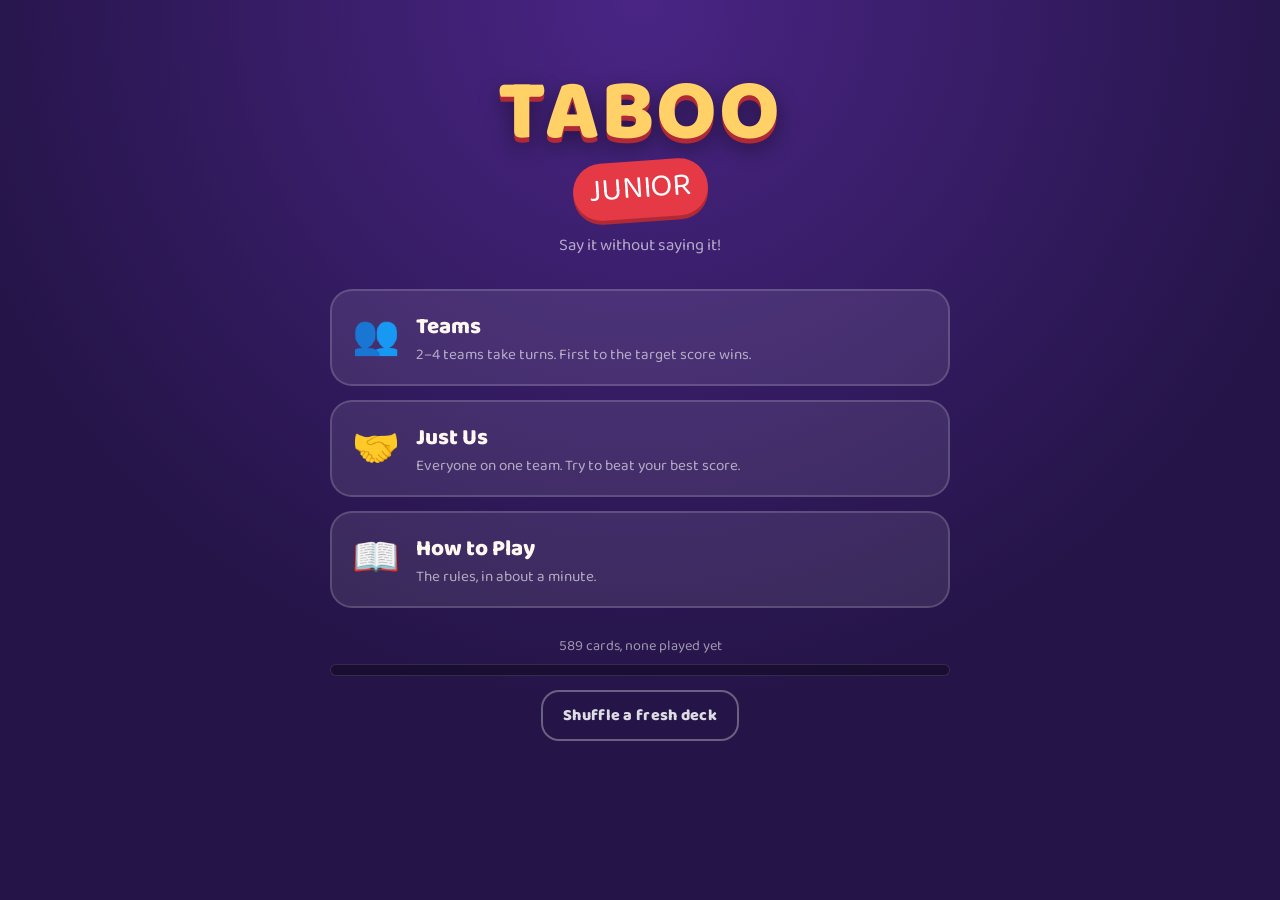
<file: taboojr/index.html>
<!DOCTYPE html>
<html lang="en">
<head>
<meta charset="UTF-8">
<meta name="viewport" content="width=device-width, initial-scale=1.0, maximum-scale=1.0, user-scalable=no">
<title>Taboo Jr. 🤐</title>
<link href="https://fonts.googleapis.com/css2?family=Baloo+2:wght@400;600;700;800&display=swap" rel="stylesheet">
<style>
  /* ===== RESET & BASE ===== */
  *, *::before, *::after { box-sizing: border-box; margin: 0; padding: 0; }

  :root {
    --bg:        #241447;
    --bg2:       #4A2585;
    --card:      #FFF8F0;
    --cream:     #FFF3E0;
    --red:       #E63946;
    --red-dark:  #B02A35;
    --green:     #06D6A0;
    --green-dk:  #049C75;
    --yellow:    #FFBE0B;
    --gold:      #FFD166;
    --blue:      #118AB2;
    --purple:    #9B5DE5;
    --dark:      #2D2D2D;
    --muted:     #7A6A92;
  }

  html, body { height: 100%; }

  body {
    font-family: 'Baloo 2', 'Trebuchet MS', cursive, sans-serif;
    background: var(--bg);
    background-image: radial-gradient(circle at 50% 0%, var(--bg2) 0%, var(--bg) 65%);
    color: var(--card);
    min-height: 100%;
    overflow-x: hidden;
    user-select: none;
    -webkit-user-select: none;
    -webkit-tap-highlight-color: transparent;
    -webkit-text-size-adjust: 100%;
  }

  /* ===== ANIMATIONS ===== */
  @keyframes pop {
    0%   { transform: scale(0.6); opacity: 0; }
    70%  { transform: scale(1.06); }
    100% { transform: scale(1); opacity: 1; }
  }
  @keyframes slideUp {
    from { transform: translateY(26px); opacity: 0; }
    to   { transform: translateY(0); opacity: 1; }
  }
  @keyframes shake {
    0%,100% { transform: translateX(0); }
    20% { transform: translateX(-10px); }
    40% { transform: translateX(10px); }
    60% { transform: translateX(-7px); }
    80% { transform: translateX(7px); }
  }
  @keyframes flyRight {
    to { transform: translateX(120%) rotate(14deg); opacity: 0; }
  }
  @keyframes flyLeft {
    to { transform: translateX(-120%) rotate(-14deg); opacity: 0; }
  }
  @keyframes flyDown {
    to { transform: translateY(120%) scale(0.8); opacity: 0; }
  }
  @keyframes pulseRed {
    0%,100% { box-shadow: 0 0 0 0 rgba(230,57,70,0.7); }
    50%     { box-shadow: 0 0 0 18px rgba(230,57,70,0); }
  }
  @keyframes bobble {
    0%,100% { transform: translateY(0) rotate(-2deg); }
    50%     { transform: translateY(-9px) rotate(2deg); }
  }
  @keyframes confettiFall {
    0%   { transform: translateY(-10vh) rotate(0deg); opacity: 1; }
    100% { transform: translateY(110vh) rotate(760deg); opacity: 0; }
  }
  @keyframes floatUp {
    0%   { transform: translate(-50%, 0) scale(0.7); opacity: 0; }
    25%  { transform: translate(-50%, -18px) scale(1.15); opacity: 1; }
    100% { transform: translate(-50%, -95px) scale(1); opacity: 0; }
  }

  /* ===== SCREENS ===== */
  .screen { display: none; min-height: 100vh; min-height: 100dvh; padding: 20px 16px 28px; }
  .screen.active { display: flex; flex-direction: column; }
  .screen-pad { max-width: 620px; width: 100%; margin: 0 auto; }

  /* ===== BUTTONS ===== */
  .btn {
    font-family: inherit;
    font-weight: 800;
    font-size: 1.25rem;
    border: none;
    border-radius: 18px;
    padding: 16px 26px;
    cursor: pointer;
    color: #fff;
    background: var(--purple);
    box-shadow: 0 5px 0 rgba(0,0,0,0.28);
    transition: transform .08s, box-shadow .08s, filter .15s;
    letter-spacing: .3px;
  }
  .btn:active { transform: translateY(4px); box-shadow: 0 1px 0 rgba(0,0,0,0.28); }
  .btn:disabled { opacity: .45; cursor: default; transform: none; }
  .btn-big     { width: 100%; font-size: 1.6rem; padding: 22px; border-radius: 22px; }
  .btn-gold    { background: var(--gold); color: #4A2585; }
  .btn-green   { background: var(--green); color: #05412F; }
  .btn-red     { background: var(--red); }
  .btn-yellow  { background: var(--yellow); color: #5A3B00; }
  .btn-blue    { background: var(--blue); }
  .btn-ghost {
    background: transparent;
    box-shadow: none;
    border: 2px solid rgba(255,255,255,0.32);
    color: rgba(255,255,255,0.85);
    font-size: 1rem;
    padding: 11px 20px;
  }
  .btn-ghost:active { transform: translateY(2px); box-shadow: none; }

  /* ===== MENU ===== */
  .logo { text-align: center; margin: 6vh 0 4px; animation: pop .5s ease-out; }
  .logo-word {
    font-size: clamp(3.2rem, 17vw, 5.4rem);
    font-weight: 800;
    line-height: .92;
    color: var(--gold);
    text-shadow: 0 5px 0 var(--red-dark), 0 9px 22px rgba(0,0,0,.45);
    letter-spacing: 2px;
  }
  .logo-jr {
    display: inline-block;
    font-size: clamp(1.3rem, 6vw, 2rem);
    background: var(--red);
    color: #fff;
    padding: 2px 16px 4px;
    border-radius: 30px;
    transform: rotate(-4deg);
    margin-top: 8px;
    box-shadow: 0 4px 0 var(--red-dark);
  }
  .logo-sub { color: rgba(255,255,255,.62); font-size: 1.05rem; margin-top: 14px; }

  .menu-stack { display: flex; flex-direction: column; gap: 14px; margin-top: 30px; }
  .menu-card {
    display: flex; align-items: center; gap: 16px;
    background: rgba(255,255,255,.09);
    border: 2px solid rgba(255,255,255,.16);
    border-radius: 22px;
    padding: 18px 20px;
    cursor: pointer;
    text-align: left;
    color: inherit;
    font-family: inherit;
    width: 100%;
    transition: transform .1s, background .15s;
  }
  .menu-card:active { transform: scale(.97); background: rgba(255,255,255,.15); }
  .menu-card-icon { font-size: 2.4rem; line-height: 1; }
  .menu-card-name { font-size: 1.4rem; font-weight: 800; }
  .menu-card-desc { font-size: .95rem; color: rgba(255,255,255,.6); line-height: 1.25; }

  /* ===== DECK METER ===== */
  .deck-meter { margin-top: 26px; text-align: center; }
  .deck-meter-label { font-size: .9rem; color: rgba(255,255,255,.55); margin-bottom: 6px; }
  .deck-bar {
    height: 12px; border-radius: 8px;
    background: rgba(0,0,0,.3);
    overflow: hidden;
    border: 1px solid rgba(255,255,255,.12);
  }
  .deck-bar-fill {
    height: 100%; border-radius: 8px;
    background: linear-gradient(90deg, var(--green), var(--gold));
    transition: width .4s ease;
  }

  /* ===== SETUP ===== */
  .setup-title { font-size: 2rem; font-weight: 800; text-align: center; margin: 8px 0 4px; }
  .setup-sub { text-align: center; color: rgba(255,255,255,.6); margin-bottom: 22px; }
  .field { margin-bottom: 22px; }
  .field-label { font-size: 1.05rem; font-weight: 700; margin-bottom: 9px; color: var(--gold); }
  .chip-row { display: flex; gap: 9px; flex-wrap: wrap; }
  .chip {
    flex: 1 1 0; min-width: 68px;
    font-family: inherit; font-size: 1.05rem; font-weight: 700;
    padding: 13px 8px;
    border-radius: 14px;
    border: 2px solid rgba(255,255,255,.2);
    background: rgba(255,255,255,.07);
    color: rgba(255,255,255,.75);
    cursor: pointer;
    transition: all .13s;
  }
  .chip.on {
    background: var(--gold); color: #4A2585;
    border-color: var(--gold);
    box-shadow: 0 4px 0 #C79A3C;
    transform: translateY(-2px);
  }
  .team-input-row { display: flex; align-items: center; gap: 11px; margin-bottom: 10px; }
  .team-dot { width: 30px; height: 30px; border-radius: 50%; flex-shrink: 0; box-shadow: 0 2px 0 rgba(0,0,0,.3); }
  .team-input {
    flex: 1;
    font-family: inherit; font-size: 1.15rem; font-weight: 700;
    padding: 12px 15px;
    border-radius: 14px;
    border: 2px solid rgba(255,255,255,.2);
    background: rgba(255,255,255,.09);
    color: #fff;
  }
  .team-input:focus { outline: none; border-color: var(--gold); background: rgba(255,255,255,.15); }

  /* ===== HANDOFF / READY ===== */
  .handoff { flex: 1; display: flex; flex-direction: column; justify-content: center; text-align: center; gap: 8px; }
  .handoff-emoji { font-size: 4.5rem; animation: bobble 2.2s ease-in-out infinite; }
  .handoff-team { font-size: 2.6rem; font-weight: 800; line-height: 1.05; }
  .handoff-msg { color: rgba(255,255,255,.7); font-size: 1.15rem; line-height: 1.35; margin-bottom: 6px; }
  .handoff-hint {
    background: rgba(0,0,0,.28);
    border-radius: 16px;
    padding: 13px 17px;
    font-size: .95rem;
    color: rgba(255,255,255,.72);
    line-height: 1.4;
    margin: 4px auto 14px;
    max-width: 420px;
  }

  /* ===== PLAY ===== */
  #screen-play.active { padding: 0; }
  .play-wrap { display: flex; flex-direction: column; height: 100vh; height: 100dvh; width: 100%; max-width: 620px; margin: 0 auto; }

  .play-top { padding: 12px 16px 6px; flex-shrink: 0; }
  .play-top-row { display: flex; align-items: center; justify-content: space-between; gap: 10px; }
  .play-team { font-size: 1.15rem; font-weight: 800; overflow: hidden; text-overflow: ellipsis; white-space: nowrap; }
  .play-score { font-size: 1.15rem; font-weight: 800; color: var(--green); flex-shrink: 0; }
  .icon-btn {
    background: rgba(255,255,255,.12); border: none; color: #fff;
    width: 40px; height: 40px; border-radius: 12px;
    font-size: 1.2rem; cursor: pointer; flex-shrink: 0;
    font-family: inherit;
  }
  .icon-btn:active { transform: scale(.92); }

  .timer-row { display: flex; align-items: baseline; gap: 10px; margin-top: 6px; }
  .timer-num { font-size: 2.5rem; font-weight: 800; line-height: 1; font-variant-numeric: tabular-nums; }
  .timer-bar { flex: 1; height: 14px; border-radius: 9px; background: rgba(0,0,0,.32); overflow: hidden; }
  .timer-bar-fill { height: 100%; background: var(--green); border-radius: 9px; transition: width 1s linear, background .4s; }
  .timer-warn .timer-num { color: var(--yellow); }
  .timer-warn .timer-bar-fill { background: var(--yellow); }
  .timer-danger .timer-num { color: var(--red); animation: pop .35s ease-out; }
  .timer-danger .timer-bar-fill { background: var(--red); }

  /* ── the card ── */
  .card-area { flex: 1; display: flex; align-items: center; justify-content: center; padding: 10px 16px; min-height: 0; }
  .taboo-card {
    background: var(--card);
    color: var(--dark);
    border-radius: 26px;
    width: 100%;
    height: 100%;
    box-shadow: 0 12px 34px rgba(0,0,0,.45);
    overflow: hidden;
    display: flex; flex-direction: column;
    animation: pop .3s ease-out;
  }
  .card-answer {
    background: linear-gradient(160deg, #FFFFFF, var(--cream));
    padding: 16px 16px;
    text-align: center;
    border-bottom: 5px dashed rgba(0,0,0,.13);
    flex-shrink: 0;
    display: flex; flex-direction: column; justify-content: center;
    min-height: 34%;
  }
  .card-answer-word {
    font-size: clamp(1.9rem, 8.5vw, 3.1rem);
    font-weight: 800;
    line-height: 1.02;
    color: var(--red-dark);
    letter-spacing: .5px;
    word-break: break-word;
  }
  .card-answer-label {
    font-size: .78rem; letter-spacing: 2.5px; font-weight: 700;
    color: var(--muted); text-transform: uppercase; margin-bottom: 5px;
  }
  .card-taboo-label {
    font-size: .74rem; letter-spacing: 2.2px; font-weight: 700;
    color: rgba(255,255,255,.85); text-transform: uppercase;
    background: var(--red-dark);
    text-align: center; padding: 5px;
    flex-shrink: 0;
  }
  .card-taboo-list {
    background: var(--red);
    padding: 6px 12px 10px;
    flex: 1; min-height: 0; overflow-y: auto;
    display: flex; flex-direction: column; justify-content: space-evenly;
  }
  .card-taboo-word {
    color: #fff;
    font-size: clamp(1.1rem, 5vw, 1.6rem);
    font-weight: 700;
    text-align: center;
    padding: 5px 4px;
    border-bottom: 1px solid rgba(255,255,255,.22);
    line-height: 1.15;
  }
  .card-taboo-word:last-child { border-bottom: none; }

  .card-fly-right { animation: flyRight .28s ease-in forwards; }
  .card-fly-left  { animation: flyLeft .28s ease-in forwards; }
  .card-fly-down  { animation: flyDown .3s ease-in forwards; }
  .card-shake     { animation: shake .4s; }

  /* ── action buttons ── */
  .play-actions { flex-shrink: 0; padding: 8px 16px calc(14px + env(safe-area-inset-bottom)); display: flex; flex-direction: column; gap: 9px; }
  .action-secondary { display: flex; gap: 9px; }
  .action-secondary .btn { flex: 1; font-size: 1.1rem; padding: 15px 10px; }
  .btn-gotit { font-size: 1.75rem; padding: 20px; width: 100%; border-radius: 20px; }

  /* floating +1 */
  .float-point {
    position: fixed; left: 50%; bottom: 150px;
    font-size: 3rem; font-weight: 800; color: var(--green);
    text-shadow: 0 3px 10px rgba(0,0,0,.5);
    pointer-events: none; z-index: 60;
    animation: floatUp 1s ease-out forwards;
  }

  /* ===== ROUND SUMMARY ===== */
  .summary-head { text-align: center; margin: 3vh 0 18px; }
  .summary-title { font-size: 2.1rem; font-weight: 800; }
  .summary-team { color: var(--gold); font-size: 1.25rem; }
  .tally-row { display: flex; gap: 10px; margin-bottom: 20px; }
  .tally {
    flex: 1; text-align: center;
    background: rgba(255,255,255,.09);
    border: 2px solid rgba(255,255,255,.14);
    border-radius: 18px; padding: 14px 6px;
  }
  .tally-num { font-size: 2.2rem; font-weight: 800; line-height: 1; }
  .tally-label { font-size: .82rem; color: rgba(255,255,255,.6); margin-top: 4px; }
  .tally-got .tally-num  { color: var(--green); }
  .tally-skip .tally-num { color: var(--yellow); }
  .tally-buzz .tally-num { color: var(--red); }

  .review-list { flex: 1; min-height: 0; overflow-y: auto; margin-bottom: 18px; -webkit-overflow-scrolling: touch; }
  .review-item {
    display: flex; align-items: center; gap: 10px;
    background: rgba(255,255,255,.07);
    border-radius: 13px; padding: 10px 14px; margin-bottom: 7px;
    font-size: 1.05rem; font-weight: 700;
  }
  .review-mark { font-size: 1.15rem; flex-shrink: 0; }

  /* ===== SCOREBOARD ===== */
  .score-row {
    display: flex; align-items: center; gap: 13px;
    background: rgba(255,255,255,.09);
    border: 2px solid rgba(255,255,255,.14);
    border-radius: 18px; padding: 14px 17px; margin-bottom: 10px;
    animation: slideUp .35s ease-out backwards;
  }
  .score-row.leading { border-color: var(--gold); background: rgba(255,209,102,.14); }
  .score-name { flex: 1; font-size: 1.25rem; font-weight: 800; overflow: hidden; text-overflow: ellipsis; white-space: nowrap; }
  .score-pts { font-size: 1.7rem; font-weight: 800; color: var(--gold); font-variant-numeric: tabular-nums; }

  /* ===== WIN ===== */
  .win-wrap { flex: 1; display: flex; flex-direction: column; justify-content: center; text-align: center; }
  .win-trophy { font-size: 5.5rem; animation: bobble 2s ease-in-out infinite; }
  .win-title { font-size: 1.3rem; color: var(--gold); letter-spacing: 3px; text-transform: uppercase; font-weight: 700; }
  .win-name { font-size: clamp(2.2rem, 11vw, 3.4rem); font-weight: 800; line-height: 1.05; margin: 4px 0 8px; }
  .confetti-bit { position: fixed; top: 0; width: 11px; height: 17px; z-index: 90; pointer-events: none; animation: confettiFall linear forwards; }

  /* ===== HOW TO PLAY ===== */
  .rules-h { font-size: 1.9rem; font-weight: 800; text-align: center; margin: 6px 0 20px; }
  .rule-block {
    background: rgba(255,255,255,.08);
    border-radius: 18px; padding: 16px 18px; margin-bottom: 12px;
    border-left: 5px solid var(--gold);
  }
  .rule-block h3 { font-size: 1.15rem; margin-bottom: 5px; color: var(--gold); }
  .rule-block p { font-size: 1rem; line-height: 1.45; color: rgba(255,255,255,.82); }
  .rule-block p + p { margin-top: 8px; }
  .rule-block strong { color: #fff; }

  /* ===== MISC ===== */
  .spacer { flex: 1; }
  .center { text-align: center; }
  .stack-gap { display: flex; flex-direction: column; gap: 11px; }
  .tiny-note { font-size: .85rem; color: rgba(255,255,255,.45); text-align: center; margin-top: 14px; line-height: 1.4; }
  .best-badge {
    display: inline-block; background: var(--gold); color: #4A2585;
    font-weight: 800; padding: 5px 16px; border-radius: 20px;
    font-size: 1rem; margin-top: 8px;
  }

  /* toast */
  .toast {
    position: fixed; left: 50%; transform: translateX(-50%);
    bottom: 28px; z-index: 100;
    background: rgba(0,0,0,.85); color: #fff;
    padding: 13px 22px; border-radius: 30px;
    font-size: 1rem; font-weight: 700;
    animation: slideUp .25s ease-out;
    max-width: 90vw; text-align: center;
  }

  /* paused overlay */
  .pause-veil {
    position: fixed; inset: 0; z-index: 80;
    background: rgba(20,10,40,.94);
    display: flex; flex-direction: column; align-items: center; justify-content: center;
    gap: 18px; text-align: center; padding: 24px;
  }
  .pause-veil h2 { font-size: 2.3rem; }

  @media (max-height: 620px) {
    .logo { margin-top: 2vh; }
    .card-taboo-word { padding: 3px; }
    .btn-gotit { font-size: 1.45rem; padding: 15px; }
  }
</style>
</head>
<body>

<!-- ══════════════════════ MENU ══════════════════════ -->
<div class="screen active" id="screen-menu">
  <div class="screen-pad">
    <div class="logo">
      <div class="logo-word">TABOO</div>
      <div class="logo-jr">JUNIOR</div>
      <div class="logo-sub">Say it without saying it!</div>
    </div>

    <div class="menu-stack">
      <button class="menu-card" onclick="goSetupTeams()">
        <span class="menu-card-icon">👥</span>
        <span>
          <span class="menu-card-name">Teams</span><br>
          <span class="menu-card-desc">2–4 teams take turns. First to the target score wins.</span>
        </span>
      </button>
      <button class="menu-card" onclick="goSetupCoop()">
        <span class="menu-card-icon">🤝</span>
        <span>
          <span class="menu-card-name">Just Us</span><br>
          <span class="menu-card-desc">Everyone on one team. Try to beat your best score.</span>
        </span>
      </button>
      <button class="menu-card" onclick="show('screen-rules')">
        <span class="menu-card-icon">📖</span>
        <span>
          <span class="menu-card-name">How to Play</span><br>
          <span class="menu-card-desc">The rules, in about a minute.</span>
        </span>
      </button>
    </div>

    <div class="deck-meter">
      <div class="deck-meter-label" id="deck-meter-label">…</div>
      <div class="deck-bar"><div class="deck-bar-fill" id="deck-bar-fill" style="width:0%"></div></div>
      <button class="btn btn-ghost" style="margin-top:14px" onclick="resetDeck()">Shuffle a fresh deck</button>
    </div>
  </div>
</div>

<!-- ══════════════════════ HOW TO PLAY ══════════════════════ -->
<div class="screen" id="screen-rules">
  <div class="screen-pad">
    <div class="rules-h">How to Play</div>

    <div class="rule-block">
      <h3>1. One person gives the clues</h3>
      <p>That person holds the tablet or phone so <strong>nobody else can see it</strong>. Everybody else is guessing.</p>
    </div>
    <div class="rule-block">
      <h3>2. Describe the big word on top</h3>
      <p>Talk, and get your team to say that word out loud. When they say it — tap <strong>GOT IT</strong> and a new card appears.</p>
    </div>
    <div class="rule-block">
      <h3>3. But the red words are TABOO</h3>
      <p>You may not say any of the five red words. You also may not say the answer itself, or any piece of it — no "dogs" for DOG, no "sun" for SUNSHINE.</p>
      <p>No spelling it, no rhyming it ("it rhymes with cat"), and no acting it out. Just words!</p>
    </div>
    <div class="rule-block">
      <h3>4. The other team watches</h3>
      <p>They peek over your shoulder at the card. If you slip and say a taboo word, they tap <strong>BUZZ</strong> — that card is gone and you get nothing for it. No points lost though!</p>
    </div>
    <div class="rule-block">
      <h3>5. Stuck? Skip it</h3>
      <p>Tap <strong>SKIP</strong> for a fresh card any time. Skips are free, but the clock keeps running.</p>
    </div>
    <div class="rule-block">
      <h3>6. When the timer hits zero</h3>
      <p>Your turn is over. You score one point for every card your team got. Then it's the next team's turn.</p>
    </div>

    <button class="btn btn-gold btn-big" style="margin-top:8px" onclick="show('screen-menu')">Got it!</button>
  </div>
</div>

<!-- ══════════════════════ SETUP: TEAMS ══════════════════════ -->
<div class="screen" id="screen-setup-teams">
  <div class="screen-pad">
    <div class="setup-title">Teams</div>
    <div class="setup-sub">Who's playing?</div>

    <div class="field">
      <div class="field-label">How many teams?</div>
      <div class="chip-row" id="chips-teamcount"></div>
    </div>

    <div class="field">
      <div class="field-label">Team names</div>
      <div id="team-name-inputs"></div>
    </div>

    <div class="field">
      <div class="field-label">How long is each turn?</div>
      <div class="chip-row" id="chips-duration"></div>
    </div>

    <div class="field">
      <div class="field-label">Play to how many points?</div>
      <div class="chip-row" id="chips-target"></div>
    </div>

    <button class="btn btn-green btn-big" onclick="startTeamGame()">Start Game!</button>
    <button class="btn btn-ghost" style="width:100%;margin-top:11px" onclick="show('screen-menu')">Back</button>
  </div>
</div>

<!-- ══════════════════════ SETUP: CO-OP ══════════════════════ -->
<div class="screen" id="screen-setup-coop">
  <div class="screen-pad">
    <div class="setup-title">Just Us</div>
    <div class="setup-sub">One person describes, everyone else guesses.<br>How many can you get before time runs out?</div>

    <div class="field">
      <div class="field-label">How long?</div>
      <div class="chip-row" id="chips-coop-duration"></div>
    </div>

    <div class="center" id="coop-best-wrap" style="margin-bottom:22px"></div>

    <button class="btn btn-green btn-big" onclick="startCoopGame()">Start!</button>
    <button class="btn btn-ghost" style="width:100%;margin-top:11px" onclick="show('screen-menu')">Back</button>
  </div>
</div>

<!-- ══════════════════════ HANDOFF / READY ══════════════════════ -->
<div class="screen" id="screen-ready">
  <div class="screen-pad" style="flex:1;display:flex;flex-direction:column">
    <div class="handoff">
      <div class="handoff-emoji" id="ready-emoji">🤐</div>
      <div class="handoff-msg" id="ready-msg">Pass the screen to the clue-giver</div>
      <div class="handoff-team" id="ready-team">Team 1</div>
      <div class="handoff-hint" id="ready-hint">
        Hold the screen so only <em>you</em> can see it. Tap start when your team is ready to guess.
      </div>
    </div>
    <button class="btn btn-green btn-big" onclick="beginRound()">I'm ready — START</button>
    <button class="btn btn-ghost" style="width:100%;margin-top:11px" onclick="confirmQuit()">Quit game</button>
  </div>
</div>

<!-- ══════════════════════ PLAY ══════════════════════ -->
<div class="screen" id="screen-play">
  <div class="play-wrap">
    <div class="play-top" id="play-top">
      <div class="play-top-row">
        <div class="play-team" id="play-team">Team 1</div>
        <div class="play-score" id="play-score">0</div>
        <button class="icon-btn" onclick="pauseRound()" aria-label="Pause">⏸</button>
      </div>
      <div class="timer-row">
        <div class="timer-num" id="timer-num">60</div>
        <div class="timer-bar"><div class="timer-bar-fill" id="timer-fill" style="width:100%"></div></div>
      </div>
    </div>

    <div class="card-area">
      <div class="taboo-card" id="taboo-card">
        <div class="card-answer">
          <div class="card-answer-label">Get them to say</div>
          <div class="card-answer-word" id="card-word">…</div>
        </div>
        <div class="card-taboo-label">Don't say these</div>
        <div class="card-taboo-list" id="card-taboos"></div>
      </div>
    </div>

    <div class="play-actions">
      <button class="btn btn-green btn-gotit" onclick="gotIt()">✓ GOT IT</button>
      <div class="action-secondary">
        <button class="btn btn-yellow" onclick="skipCard()">↷ SKIP</button>
        <button class="btn btn-red" onclick="buzzCard()">✋ BUZZ</button>
      </div>
    </div>
  </div>
</div>

<!-- ══════════════════════ ROUND SUMMARY ══════════════════════ -->
<div class="screen" id="screen-summary">
  <div class="screen-pad" style="flex:1;display:flex;flex-direction:column">
    <div class="summary-head">
      <div class="summary-title">Time's up!</div>
      <div class="summary-team" id="summary-team">Team 1</div>
    </div>

    <div class="tally-row">
      <div class="tally tally-got"><div class="tally-num" id="tally-got">0</div><div class="tally-label">got it</div></div>
      <div class="tally tally-skip"><div class="tally-num" id="tally-skip">0</div><div class="tally-label">skipped</div></div>
      <div class="tally tally-buzz"><div class="tally-num" id="tally-buzz">0</div><div class="tally-label">buzzed</div></div>
    </div>

    <div class="review-list" id="review-list"></div>
    <button class="btn btn-gold btn-big" id="summary-next" onclick="afterSummary()">Next</button>
  </div>
</div>

<!-- ══════════════════════ SCOREBOARD ══════════════════════ -->
<div class="screen" id="screen-scores">
  <div class="screen-pad" style="flex:1;display:flex;flex-direction:column">
    <div class="setup-title">Scoreboard</div>
    <div class="setup-sub" id="scores-sub">Playing to 20</div>
    <div id="score-rows"></div>
    <div class="spacer"></div>
    <button class="btn btn-green btn-big" id="scores-next" onclick="nextTurn()">Next team</button>
    <button class="btn btn-ghost" style="width:100%;margin-top:11px" onclick="confirmQuit()">Quit game</button>
  </div>
</div>

<!-- ══════════════════════ WIN ══════════════════════ -->
<div class="screen" id="screen-win">
  <div class="screen-pad" style="flex:1;display:flex;flex-direction:column">
    <div class="win-wrap">
      <div class="win-trophy" id="win-trophy">🏆</div>
      <div class="win-title" id="win-title">Winner</div>
      <div class="win-name" id="win-name">Team 1</div>
      <div id="win-extra"></div>
    </div>
    <div class="stack-gap">
      <button class="btn btn-gold btn-big" onclick="playAgain()">Play again</button>
      <button class="btn btn-ghost" style="width:100%" onclick="show('screen-menu')">Main menu</button>
    </div>
  </div>
</div>

<script>
"use strict";

// ============================================================
//  TABOO JR. — THE DECK
//  Each card: [ ANSWER, taboo1, taboo2, taboo3, taboo4, taboo5 ]
//
//  Rules of thumb when adding cards:
//   - The answer should be something an 8-year-old could guess.
//   - The 5 taboo words should be the 5 words you'd MOST want to
//     say. If a taboo word is one you'd never reach for, swap it.
//   - Keep taboo words lowercase, answers UPPERCASE.
//   - No brand names, no anything that needs specific TV/movie
//     knowledge. Run build.py after editing — it checks for
//     duplicates and malformed cards.
// ============================================================

const DECK = [

// ─────────────────────────  ANIMALS  ─────────────────────────
["PENGUIN",       "bird",      "ice",       "black",     "swim",      "waddle"],
["ELEPHANT",      "trunk",     "big",       "gray",      "ears",      "peanut"],
["GIRAFFE",       "neck",      "tall",      "spots",     "zoo",       "leaves"],
["LION",          "king",      "mane",      "roar",      "jungle",    "cat"],
["MONKEY",        "banana",    "tree",      "tail",      "climb",     "zoo"],
["KANGAROO",      "Australia", "hop",       "pouch",     "jump",      "baby"],
["DOLPHIN",       "ocean",     "smart",     "swim",      "jump",      "gray"],
["SHARK",         "teeth",     "ocean",     "fin",       "bite",      "scary"],
["OCTOPUS",       "eight",     "arms",      "ocean",     "ink",       "tentacle"],
["BUTTERFLY",     "wings",     "caterpillar","flower",    "colorful",  "garden"],
["SPIDER",        "web",       "eight",     "legs",      "scary",     "bug"],
["SNAKE",         "slither",   "hiss",      "legs",      "long",      "venom"],
["FROG",          "hop",       "green",     "pond",      "ribbit",    "tadpole"],
["TURTLE",        "shell",     "slow",      "green",     "hide",      "ocean"],
["OWL",           "night",     "hoot",      "bird",      "wise",      "tree"],
["EAGLE",         "bird",      "fly",       "bald",      "America",   "sharp"],
["PARROT",        "talk",      "colorful",  "bird",      "pirate",    "feathers"],
["HAMSTER",       "pet",       "wheel",     "cage",      "small",     "furry"],
["RABBIT",        "hop",       "carrot",    "ears",      "bunny",     "fluffy"],
["SQUIRREL",      "nut",       "tree",      "tail",      "acorn",     "park"],
["HORSE",         "ride",      "saddle",    "gallop",    "neigh",     "farm"],
["COW",           "milk",      "moo",       "farm",      "spots",     "barn"],
["PIG",           "oink",      "mud",       "farm",      "pink",      "bacon"],
["CHICKEN",       "egg",       "cluck",     "farm",      "bird",      "nugget"],
["SHEEP",         "wool",      "baa",       "farm",      "white",     "fluffy"],
["GOAT",          "horns",     "eat",       "farm",      "milk",      "beard"],
["DUCK",          "quack",     "pond",      "water",     "bird",      "feet"],
["BEE",           "honey",     "sting",     "buzz",      "flower",    "yellow"],
["ANT",           "small",     "hill",      "picnic",    "bug",       "colony"],
["WHALE",         "ocean",     "big",       "blue",      "water",     "spout"],
["CRAB",          "claws",     "beach",     "sideways",  "shell",     "ocean"],
["JELLYFISH",     "sting",     "ocean",     "clear",     "float",     "tentacle"],
["STARFISH",      "beach",     "five",      "ocean",     "arms",      "sea"],
["WOLF",          "howl",      "dog",       "moon",      "pack",      "forest"],
["BEAR",          "honey",     "cave",      "hibernate", "growl",     "forest"],
["FOX",           "orange",    "sly",       "tail",      "forest",    "clever"],
["DEER",          "antlers",   "forest",    "run",       "spots",     "hunt"],
["RACCOON",       "trash",     "mask",      "night",     "stripes",   "tail"],
["SKUNK",         "smell",     "spray",     "stripe",    "black",     "stink"],
["MOUSE",         "cheese",    "small",     "squeak",    "trap",      "tail"],
["BEAVER",        "dam",       "teeth",     "wood",      "tail",      "river"],
["TIGER",         "stripes",   "orange",    "cat",       "jungle",    "roar"],
["ZEBRA",         "stripes",   "black",     "white",     "horse",     "Africa"],
["HIPPO",         "water",     "big",       "mouth",     "Africa",    "gray"],
["RHINO",         "horn",      "big",       "gray",      "Africa",    "charge"],
["CHEETAH",       "fast",      "spots",     "run",       "cat",       "Africa"],
["GORILLA",       "ape",       "chest",     "jungle",    "strong",    "banana"],
["PANDA",         "bamboo",    "China",     "black",     "white",     "bear"],
["KOALA",         "Australia", "tree",      "sleep",     "gray",      "leaves"],
["SLOTH",         "slow",      "tree",      "hang",      "lazy",      "jungle"],
["CAMEL",         "hump",      "desert",    "sand",      "ride",      "water"],
["OSTRICH",       "big",       "bird",      "fly",       "fast",      "egg"],
["FLAMINGO",      "pink",      "leg",       "bird",      "stand",     "water"],
["PEACOCK",       "feathers",  "tail",      "blue",      "colorful",  "show"],
["SNAIL",         "slow",      "shell",     "slime",     "garden",    "trail"],
["WORM",          "dirt",      "wiggle",    "fishing",   "long",      "ground"],
["LADYBUG",       "red",       "spots",     "black",     "garden",    "beetle"],
["DRAGONFLY",     "wings",     "pond",      "insect",    "zip",       "skinny"],
["CATERPILLAR",   "butterfly", "crawl",     "leaf",      "cocoon",    "green"],
["LIZARD",        "reptile",   "tail",      "scales",    "sun",       "rock"],
["SEAL",          "ocean",     "clap",      "fish",      "bark",      "flipper"],
["WALRUS",        "tusks",     "ocean",     "big",       "ice",       "whiskers"],
["POLAR BEAR",    "white",     "ice",       "Arctic",    "cold",      "seal"],
["MOOSE",         "antlers",   "big",       "Canada",    "forest",    "deer"],
["BUFFALO",       "big",       "brown",     "herd",      "plains",    "horns"],
["DONKEY",        "farm",      "ears",      "stubborn",  "carry",     "bray"],
["MOLE",          "dig",       "underground","blind",     "tunnel",    "yard"],
["HEDGEHOG",      "spikes",    "small",     "curl",      "prickly",   "ball"],
["OTTER",         "river",     "swim",      "cute",      "float",     "hands"],
["CROCODILE",     "teeth",     "river",     "snap",      "green",     "reptile"],
["TOAD",          "frog",      "bumpy",     "hop",       "warts",     "brown"],
["MOTH",          "light",     "butterfly", "night",     "wings",     "gray"],
["GRASSHOPPER",   "jump",      "green",     "insect",    "lawn",      "legs"],
["CRICKET",       "chirp",     "night",     "bug",       "sound",     "jump"],
["FIREFLY",       "glow",      "night",     "bug",       "light",     "summer"],
["MOSQUITO",      "bite",      "itch",      "buzz",      "blood",     "summer"],
["ROOSTER",       "morning",   "crow",      "farm",      "chicken",   "red"],
["PUPPY",         "dog",       "baby",      "cute",      "bark",      "little"],
["KITTEN",        "cat",       "baby",      "cute",      "meow",      "little"],

// ─────────────────────  FOOD & DRINK  ─────────────────────
["PIZZA",         "cheese",    "slice",     "round",     "pepperoni", "Italian"],
["HAMBURGER",     "bun",       "beef",      "patty",     "grill",     "cheese"],
["SPAGHETTI",     "noodles",   "sauce",     "pasta",     "long",      "meatball"],
["POPCORN",       "movie",     "kernel",    "butter",    "salty",     "bowl"],
["ICE CREAM",     "cone",      "cold",      "scoop",     "sundae",    "sprinkles"],
["PANCAKE",       "syrup",     "breakfast", "flat",      "flip",      "stack"],
["SANDWICH",      "bread",     "lunch",     "slices",    "peanut",    "jelly"],
["CEREAL",        "milk",      "bowl",      "breakfast", "spoon",     "box"],
["COOKIE",        "chocolate", "chip",      "bake",      "jar",       "sweet"],
["CAKE",          "birthday",  "candles",   "frosting",  "slice",     "bake"],
["DONUT",         "hole",      "glaze",     "round",     "sprinkles", "sweet"],
["CUPCAKE",       "frosting",  "small",     "wrapper",   "birthday",  "bake"],
["CANDY",         "sweet",     "Halloween", "sugar",     "wrapper",   "treat"],
["CHOCOLATE",     "brown",     "sweet",     "bar",       "melt",      "candy"],
["LOLLIPOP",      "stick",     "lick",      "candy",     "round",     "sweet"],
["MARSHMALLOW",   "campfire",  "white",     "squishy",   "roast",     "smore"],
["APPLE",         "red",       "fruit",     "tree",      "teacher",   "crunch"],
["BANANA",        "yellow",    "peel",      "monkey",    "fruit",     "curved"],
["ORANGE",        "peel",      "juice",     "round",     "fruit",     "citrus"],
["GRAPES",        "purple",    "bunch",     "small",     "vine",      "raisin"],
["STRAWBERRY",    "red",       "seeds",     "jam",       "sweet",     "shortcake"],
["WATERMELON",    "red",       "seeds",     "summer",    "green",     "slice"],
["PINEAPPLE",     "spiky",     "yellow",    "tropical",  "pizza",     "juice"],
["LEMON",         "yellow",    "sour",      "juice",     "citrus",    "pucker"],
["CARROT",        "orange",    "rabbit",    "vegetable", "crunch",    "ground"],
["BROCCOLI",      "green",     "tree",      "vegetable", "healthy",   "yucky"],
["POTATO",        "fries",     "mash",      "brown",     "vegetable", "chips"],
["CORN",          "yellow",    "cob",       "kernel",    "butter",    "field"],
["TOMATO",        "red",       "ketchup",   "sauce",     "round",     "salad"],
["LETTUCE",       "green",     "salad",     "leaf",      "crunch",    "burger"],
["PEAS",          "green",     "small",     "round",     "pod",       "vegetable"],
["ONION",         "cry",       "layers",    "smell",     "white",     "chop"],
["MUSHROOM",      "fungus",    "forest",    "pizza",     "cap",       "grow"],
["BREAD",         "loaf",      "slice",     "toast",     "bake",      "sandwich"],
["CHEESE",        "yellow",    "milk",      "mouse",     "slice",     "pizza"],
["BUTTER",        "yellow",    "toast",     "spread",    "stick",     "melt"],
["EGG",           "chicken",   "shell",     "yolk",      "crack",     "breakfast"],
["BACON",         "pig",       "crispy",    "breakfast", "strip",     "sizzle"],
["SOUP",          "bowl",      "hot",       "spoon",     "chicken",   "noodle"],
["SALAD",         "lettuce",   "bowl",      "healthy",   "green",     "dressing"],
["TACO",          "shell",     "Mexican",   "fold",      "meat",      "cheese"],
["BURRITO",       "wrap",      "tortilla",  "Mexican",   "beans",     "roll"],
["SUSHI",         "rice",      "fish",      "roll",      "Japan",     "raw"],
["HOT DOG",       "bun",       "mustard",   "ballpark",  "sausage",   "grill"],
["FRENCH FRIES",  "potato",    "ketchup",   "salty",     "fast",      "crispy"],
["PRETZEL",       "salt",      "twist",     "crunchy",   "mall",      "knot"],
["PEANUT BUTTER", "jelly",     "sandwich",  "sticky",    "spread",    "creamy"],
["HONEY",         "bee",       "sticky",    "sweet",     "gold",      "jar"],
["SYRUP",         "pancake",   "sticky",    "maple",     "sweet",     "pour"],
["KETCHUP",       "red",       "tomato",    "fries",     "bottle",    "squeeze"],
["MILK",          "cow",       "white",     "glass",     "cereal",    "drink"],
["JUICE",         "orange",    "drink",     "box",       "fruit",     "squeeze"],
["WATER",         "drink",     "clear",     "thirsty",   "glass",     "wet"],
["LEMONADE",      "stand",     "summer",    "sour",      "sweet",     "pitcher"],
["HOT CHOCOLATE", "cocoa",     "warm",      "winter",    "marshmallow","mug"],
["SODA",          "fizzy",     "bubbles",   "can",       "pop",       "sweet"],
["SMOOTHIE",      "blender",   "fruit",     "straw",     "cold",      "drink"],
["MILKSHAKE",     "straw",     "thick",     "ice",       "cold",      "cup"],
["PIE",           "crust",     "slice",     "apple",     "bake",      "pumpkin"],
["MUFFIN",        "blueberry", "bake",      "breakfast", "cup",       "top"],
["WAFFLE",        "squares",   "syrup",     "breakfast", "iron",      "crispy"],
["TOAST",         "bread",     "butter",    "crispy",    "breakfast", "pop"],
["RICE",          "white",     "grain",     "bowl",      "small",     "chopsticks"],
["NOODLES",       "pasta",     "long",      "slurp",     "soup",      "fork"],
["YOGURT",        "cup",       "spoon",     "creamy",    "fruit",     "healthy"],
["JELLY",         "peanut",    "jar",       "grape",     "spread",    "wiggle"],
["PICKLE",        "cucumber",  "sour",      "jar",       "green",     "crunch"],
["SALT",          "shaker",    "white",     "pepper",    "grain",     "taste"],
["PEPPER",        "salt",      "sneeze",    "black",     "shaker",    "spicy"],
["SUGAR",         "sweet",     "white",     "spoon",     "cube",      "candy"],
["CHIPS",         "bag",       "crunchy",   "potato",    "salty",     "snack"],
["CRACKER",       "cheese",    "crunchy",   "square",    "snack",     "salty"],
["GUM",           "chew",      "bubble",    "stick",     "mint",      "sticky"],
["BIRTHDAY CAKE", "candles",   "wish",      "party",     "frosting",  "sing"],

// ────────────────  AROUND THE HOUSE  ────────────────
["TOOTHBRUSH",    "teeth",     "paste",     "bathroom",  "clean",     "bristles"],
["PILLOW",        "sleep",     "soft",      "bed",       "head",      "fight"],
["BLANKET",       "warm",      "bed",       "cover",     "snuggle",   "cozy"],
["MIRROR",        "reflect",   "look",      "glass",     "bathroom",  "yourself"],
["LAMP",          "light",     "bulb",      "switch",    "table",     "shade"],
["CLOCK",         "time",      "tick",      "hands",     "wall",      "hours"],
["REFRIGERATOR",  "cold",      "food",      "kitchen",   "door",      "magnets"],
["MICROWAVE",     "heat",      "beep",      "kitchen",   "minute",    "popcorn"],
["OVEN",          "bake",      "hot",       "kitchen",   "cook",      "door"],
["SINK",          "water",     "faucet",    "wash",      "dishes",    "drain"],
["BATHTUB",       "water",     "bubbles",   "wash",      "soak",      "bathroom"],
["SHOWER",        "water",     "wash",      "curtain",   "bathroom",  "soap"],
["TOILET",        "flush",     "bathroom",  "seat",      "paper",     "potty"],
["TOWEL",         "dry",       "wet",       "bathroom",  "beach",     "wrap"],
["SOAP",          "wash",      "bubbles",   "hands",     "clean",     "slippery"],
["BROOM",         "sweep",     "floor",     "dust",      "witch",     "handle"],
["VACUUM",        "clean",     "carpet",    "suck",      "loud",      "floor"],
["TRASH CAN",     "garbage",   "throw",     "smelly",    "lid",       "bag"],
["COUCH",         "sit",       "living",    "cushion",   "sofa",      "TV"],
["CHAIR",         "sit",       "legs",      "table",     "back",      "seat"],
["TABLE",         "eat",       "legs",      "flat",      "dinner",    "set"],
["BED",           "sleep",     "pillow",    "blanket",   "night",     "mattress"],
["DOOR",          "open",      "knob",      "close",     "knock",     "enter"],
["WINDOW",        "glass",     "look",      "outside",   "open",      "curtain"],
["STAIRS",        "up",        "down",      "steps",     "climb",     "railing"],
["CARPET",        "floor",     "soft",      "rug",       "vacuum",    "walk"],
["CURTAIN",       "window",    "cloth",     "close",     "hang",      "shower"],
["KEY",           "lock",      "door",      "unlock",    "metal",     "chain"],
["UMBRELLA",      "rain",      "open",      "wet",       "handle",    "cover"],
["FLASHLIGHT",    "dark",      "battery",   "beam",      "camping",   "shine"],
["BATTERY",       "power",     "AA",        "remote",    "charge",    "dead"],
["REMOTE",        "TV",        "buttons",   "channel",   "point",     "lost"],
["SCISSORS",      "cut",       "paper",     "sharp",     "two",       "blades"],
["TAPE",          "sticky",    "roll",      "stick",     "clear",     "wrap"],
["GLUE",          "sticky",    "stick",     "craft",     "bottle",    "paste"],
["HAMMER",        "nail",      "tool",      "hit",       "wood",      "pound"],
["SCREWDRIVER",   "tool",      "twist",     "turn",      "fix",       "flat"],
["LADDER",        "climb",     "steps",     "tall",      "reach",     "rungs"],
["BUCKET",        "water",     "carry",     "handle",    "fill",      "pail"],
["BASKET",        "carry",     "weave",     "picnic",    "handle",    "laundry"],
["CANDLE",        "wax",       "flame",     "birthday",  "light",     "melt"],
["BLENDER",       "smoothie",  "spin",      "loud",      "mix",       "kitchen"],
["TOASTER",       "bread",     "pop",       "hot",       "slot",      "kitchen"],
["DISHWASHER",    "dishes",    "clean",     "kitchen",   "load",      "machine"],
["WASHING MACHINE", "clothes",   "clean",     "spin",      "laundry",   "soap"],
["FAN",           "cool",      "spin",      "blow",      "air",       "hot"],
["PLATE",         "eat",       "round",     "dinner",    "dish",      "food"],
["FORK",          "eat",       "prongs",    "spoon",     "stab",      "utensil"],
["SPOON",         "eat",       "soup",      "scoop",     "fork",      "round"],
["KNIFE",         "cut",       "sharp",     "fork",      "blade",     "slice"],
["CUP",           "drink",     "handle",    "mug",       "water",     "hold"],
["BOWL",          "cereal",    "round",     "soup",      "eat",       "deep"],
["NAPKIN",        "wipe",      "mouth",     "paper",     "dinner",    "messy"],
["STRAW",         "drink",     "suck",      "plastic",   "cup",       "bendy"],

// ─────────────  SCHOOL & LEARNING  ─────────────
["PENCIL",        "write",     "eraser",    "yellow",    "sharpen",   "lead"],
["ERASER",        "mistake",   "pencil",    "rub",       "pink",      "gone"],
["CRAYON",        "color",     "wax",       "draw",      "box",       "paper"],
["MARKER",        "color",     "cap",       "draw",      "smelly",    "ink"],
["BACKPACK",      "school",    "carry",     "straps",    "books",     "shoulders"],
["NOTEBOOK",      "write",     "pages",     "school",    "lines",     "spiral"],
["HOMEWORK",      "school",    "assignment","due",       "boring",    "after"],
["TEACHER",       "school",    "class",     "lesson",    "students",  "board"],
["PRINCIPAL",     "school",    "office",    "boss",      "trouble",   "leader"],
["CHALKBOARD",    "write",     "class",     "erase",     "black",     "teacher"],
["RULER",         "measure",   "inches",    "straight",  "line",      "twelve"],
["GLOBE",         "world",     "spin",      "map",       "round",     "countries"],
["LIBRARY",       "books",     "quiet",     "borrow",    "cards",     "shelves"],
["DESK",          "sit",       "school",    "write",     "table",     "drawer"],
["RECESS",        "play",      "outside",   "school",    "break",     "bell"],
["LUNCHBOX",      "food",      "school",    "carry",     "sandwich",  "pack"],
["REPORT CARD",   "grades",    "school",    "parents",   "letters",   "home"],
["SPELLING",      "letters",   "words",     "test",      "bee",       "correct"],
["MATH",          "numbers",   "add",       "subtract",  "class",     "problems"],
["SCIENCE",       "experiment","lab",       "class",     "discover",  "test"],
["ALPHABET",      "letters",   "ABC",       "twenty",    "sing",      "order"],
["FIELD TRIP",    "bus",       "school",    "museum",    "permission","class"],
["TEST",          "quiz",      "grade",     "study",     "paper",     "questions"],
["PAPER",         "write",     "white",     "sheet",     "tree",      "print"],
["STAPLER",       "staples",   "papers",    "click",     "attach",    "desk"],
["GLUE STICK",    "paste",     "purple",    "craft",     "twist",     "paper"],
["SCHOOL BUS",    "yellow",    "ride",      "stop",      "driver",    "students"],
["ALARM CLOCK",   "wake",      "morning",   "beep",      "snooze",    "time"],

// ──────────────  SPORTS & GAMES  ──────────────
["SOCCER",        "ball",      "kick",      "goal",      "field",     "net"],
["BASKETBALL",    "hoop",      "dribble",   "court",     "shoot",     "orange"],
["BASEBALL",      "bat",       "pitch",     "diamond",   "glove",     "home"],
["FOOTBALL",      "touchdown", "helmet",    "throw",     "field",     "tackle"],
["TENNIS",        "racket",    "net",       "ball",      "court",     "serve"],
["SWIMMING",      "pool",      "water",     "laps",      "stroke",    "goggles"],
["HOCKEY",        "ice",       "puck",      "stick",     "goal",      "skates"],
["GOLF",          "club",      "hole",      "ball",      "course",    "swing"],
["BOWLING",       "pins",      "ball",      "strike",    "lane",      "roll"],
["SKATEBOARD",    "wheels",    "ride",      "trick",     "ramp",      "ollie"],
["BICYCLE",       "pedal",     "wheels",    "ride",      "handlebars","helmet"],
["SCOOTER",       "push",      "wheels",    "ride",      "handle",    "kick"],
["ROLLER SKATES", "wheels",    "feet",      "rink",      "glide",     "four"],
["ICE SKATING",   "rink",      "cold",      "glide",     "blades",    "spin"],
["SKIING",        "snow",      "mountain",  "poles",     "slope",     "downhill"],
["SNOWBOARD",     "mountain",  "ride",      "slope",     "strap",     "winter"],
["SURFING",       "wave",      "ocean",     "board",     "ride",      "beach"],
["JUMP ROPE",     "skip",      "turn",      "recess",    "count",     "swing"],
["HOPSCOTCH",     "chalk",     "squares",   "sidewalk",  "number",    "jump"],
["TAG",           "chase",     "it",        "run",       "touch",     "game"],
["HIDE AND SEEK", "count",     "find",      "ready",     "closet",    "game"],
["TRAMPOLINE",    "jump",      "bounce",    "spring",    "backyard",  "net"],
["MONKEY BARS",   "hang",      "swing",     "playground","hands",     "across"],
["SLIDE",         "playground","down",      "ladder",    "slippery",  "fun"],
["SWING",         "push",      "playground","back",      "forth",     "chains"],
["SEESAW",        "up",        "down",      "playground","balance",   "two"],
["KITE",          "wind",      "fly",       "string",    "sky",       "tail"],
["FRISBEE",       "throw",     "catch",     "disc",      "spin",      "park"],
["PUZZLE",        "pieces",    "fit",       "picture",   "solve",     "table"],
["CHESS",         "board",     "king",      "queen",     "pieces",    "checkmate"],
["CHECKERS",      "board",     "red",       "black",     "jump",      "king"],
["CARDS",         "deck",      "shuffle",   "deal",      "hand",      "game"],
["DICE",          "roll",      "six",       "dots",      "cube",      "game"],
["DOMINO",        "tiles",     "fall",      "dots",      "line",      "tip"],
["MARBLES",       "glass",     "roll",      "small",     "shoot",     "round"],
["YO-YO",         "string",    "up",        "down",      "spin",      "trick"],
["JIGSAW",        "puzzle",    "pieces",    "picture",   "edge",      "fit"],
["RACE",          "run",       "fast",      "finish",    "first",     "start"],
["MEDAL",         "gold",      "win",       "neck",      "prize",     "Olympic"],
["TROPHY",        "win",       "gold",      "cup",       "shelf",     "prize"],
["REFEREE",       "whistle",   "rules",     "game",      "stripes",   "call"],
["COACH",         "team",      "practice",  "teach",     "sideline",  "yell"],
["TEAM",          "group",     "players",   "together",  "win",       "sport"],
["WHISTLE",       "blow",      "sound",     "referee",   "loud",      "coach"],
["HELMET",        "head",      "safety",    "bike",      "hard",      "protect"],
["GOGGLES",       "eyes",      "swim",      "protect",   "strap",     "water"],

// ──────────  PLACES & BUILDINGS  ──────────
["HOSPITAL",      "doctor",    "sick",      "nurse",     "beds",      "ambulance"],
["SCHOOL",        "learn",     "teacher",   "class",     "students",  "bus"],
["ZOO",           "animals",   "cages",     "visit",     "lions",     "tickets"],
["AQUARIUM",      "fish",      "tank",      "water",     "glass",     "sharks"],
["MUSEUM",        "art",       "old",       "visit",     "exhibit",   "quiet"],
["FIRE STATION",  "truck",     "firefighter","pole",      "red",       "emergency"],
["POST OFFICE",   "mail",      "stamps",    "letters",   "packages",  "send"],
["GROCERY STORE", "food",      "cart",      "aisles",    "buy",       "checkout"],
["RESTAURANT",    "eat",       "menu",      "waiter",    "order",     "table"],
["MOVIE THEATER", "screen",    "popcorn",   "seats",     "dark",      "tickets"],
["PARK",          "grass",     "playground","trees",     "outside",   "bench"],
["BEACH",         "sand",      "ocean",     "waves",     "sun",       "towel"],
["FARM",          "animals",   "barn",      "crops",     "tractor",   "field"],
["CASTLE",        "king",      "stone",     "moat",      "tower",     "knight"],
["AIRPORT",       "planes",    "fly",       "gate",      "luggage",   "runway"],
["GAS STATION",   "car",       "fuel",      "pump",      "fill",      "tank"],
["BANK",          "money",     "save",      "account",   "teller",    "vault"],
["CHURCH",        "pray",      "bells",     "Sunday",    "pews",      "steeple"],
["MALL",          "shops",     "stores",    "food",      "buy",       "escalator"],
["PLAYGROUND",    "swings",    "slide",     "kids",      "park",      "recess"],
["CAMPGROUND",    "tent",      "fire",      "outside",   "sleep",     "woods"],
["BARN",          "red",       "farm",      "hay",       "animals",   "loft"],
["TREEHOUSE",     "climb",     "ladder",    "wood",      "hideout",   "backyard"],
["LIGHTHOUSE",    "ocean",     "tall",      "ships",     "beam",      "warn"],
["BRIDGE",        "cross",     "river",     "over",      "road",      "span"],
["TUNNEL",        "through",   "dark",      "mountain",  "underground","road"],
["CAVE",          "dark",      "rocks",     "bats",      "explore",   "underground"],
["ISLAND",        "water",     "surrounded","beach",     "boat",      "palm"],
["DESERT",        "sand",      "hot",       "cactus",    "dry",       "camel"],
["JUNGLE",        "trees",     "vines",     "monkeys",   "hot",       "rainforest"],
["FOREST",        "trees",     "woods",     "green",     "animals",   "hike"],
["MOUNTAIN",      "tall",      "climb",     "peak",      "snow",      "hike"],
["VOLCANO",       "lava",      "erupt",     "mountain",  "hot",       "ash"],
["WATERFALL",     "cliff",     "river",     "loud",      "down",      "mist"],
["HOTEL",         "sleep",     "rooms",     "travel",    "key",       "lobby"],
["GARAGE",        "car",       "park",      "door",      "house",     "tools"],
["BASEMENT",      "downstairs","dark",      "house",     "under",     "storage"],
["ATTIC",         "upstairs",  "dusty",     "boxes",     "roof",      "storage"],

// ─────────  NATURE, WEATHER & OUTDOORS  ─────────
["RAINBOW",       "colors",    "sky",       "arc",       "sun",       "pot"],
["THUNDER",       "loud",      "storm",     "lightning", "boom",      "sky"],
["LIGHTNING",     "flash",     "storm",     "bolt",      "thunder",   "strike"],
["SNOWMAN",       "carrot",    "build",     "scarf",     "melt",      "cold"],
["SNOWFLAKE",     "white",     "fall",      "cold",      "unique",    "winter"],
["ICICLE",        "ice",       "hang",      "drip",      "cold",      "roof"],
["TORNADO",       "wind",      "spin",      "funnel",    "storm",     "damage"],
["HURRICANE",     "storm",     "wind",      "rain",      "eye",       "ocean"],
["FOG",           "cloudy",    "thick",     "morning",   "see",       "gray"],
["CLOUD",         "sky",       "white",     "fluffy",    "rain",      "float"],
["WIND",          "blow",      "air",       "breeze",    "leaves",    "kite"],
["SUNSHINE",      "bright",    "warm",      "sky",       "yellow",    "day"],
["MOON",          "night",     "sky",       "round",     "glow",      "crescent"],
["STARS",         "night",     "sky",       "twinkle",   "wish",      "bright"],
["TREE",          "leaves",    "branches",  "trunk",     "tall",      "wood"],
["FLOWER",        "petals",    "bloom",     "garden",    "smell",     "pretty"],
["GRASS",         "green",     "mow",       "lawn",      "yard",      "blades"],
["LEAF",          "tree",      "green",     "fall",      "rake",      "branch"],
["ROCK",          "hard",      "stone",     "ground",    "throw",     "heavy"],
["SAND",          "beach",     "grains",    "castle",    "desert",    "shovel"],
["RIVER",         "water",     "flow",      "stream",    "bank",      "long"],
["LAKE",          "water",     "swim",      "boat",      "fish",      "shore"],
["OCEAN",         "water",     "waves",     "salty",     "big",       "beach"],
["PUDDLE",        "rain",      "splash",    "water",     "jump",      "small"],
["MUD",           "dirt",      "wet",       "messy",     "brown",     "boots"],
["SEASHELL",      "beach",     "ocean",     "collect",   "hear",      "spiral"],
["CACTUS",        "desert",    "spiky",     "green",     "prickly",   "dry"],
["ACORN",         "oak",       "squirrel",  "nut",       "tree",      "fall"],
["PINECONE",      "tree",      "fall",      "craft",     "brown",     "squirrel"],
["EARTHQUAKE",    "shake",     "ground",    "crack",     "rumble",    "disaster"],
["SUNSET",        "evening",   "orange",    "sky",       "down",      "dark"],
["SUNRISE",       "morning",   "up",        "sky",       "early",     "light"],
["SHADOW",        "dark",      "sun",       "follow",    "shape",     "behind"],
["ECHO",          "sound",     "repeat",    "canyon",    "hear",      "back"],
["CAMPFIRE",      "wood",      "flames",    "marshmallow","warm",      "camping"],
["TENT",          "camping",   "sleep",     "poles",     "zip",       "outside"],
["HIKE",          "walk",      "trail",     "woods",     "boots",     "mountain"],
["FISHING",       "rod",       "hook",      "bait",      "lake",      "catch"],
["BINOCULARS",    "eyes",      "far",       "look",      "two",       "birds"],
["COMPASS",       "north",     "direction", "needle",    "lost",      "point"],
["MAP",           "directions","find",      "roads",     "fold",      "treasure"],
["GARDEN",        "plants",    "grow",      "dirt",      "vegetables","water"],
["SEED",          "plant",     "grow",      "dirt",      "small",     "sprout"],
["ROOTS",         "underground","tree",      "grow",      "dirt",      "bottom"],
["NEST",          "bird",      "eggs",      "twigs",     "tree",      "build"],
["FEATHER",       "bird",      "soft",      "light",     "wing",      "tickle"],
["HONEYCOMB",     "bees",      "hexagon",   "wax",       "hive",      "sticky"],
["ANTHILL",       "ants",      "dirt",      "mound",     "tunnel",    "small"],
["SPIDERWEB",     "sticky",    "silk",      "catch",     "corner",    "bug"],

// ─────────────  BODY & HEALTH  ─────────────
["ELBOW",         "arm",       "bend",      "joint",     "funny",     "point"],
["KNEE",          "leg",       "bend",      "joint",     "scrape",    "cap"],
["SHOULDER",      "arm",       "carry",     "body",      "shrug",     "neck"],
["THUMB",         "finger",    "hand",      "up",        "suck",      "five"],
["TONGUE",        "mouth",     "taste",     "lick",      "stick",     "pink"],
["EYEBROW",       "hair",      "above",     "raise",     "face",      "forehead"],
["EYELASH",       "hair",      "blink",     "wish",      "curl",      "tiny"],
["FRECKLES",      "spots",     "face",      "brown",     "sun",       "nose"],
["DIMPLE",        "cheek",     "smile",     "face",      "hole",      "cute"],
["BELLY BUTTON",  "stomach",   "middle",    "inny",      "outie",     "navel"],
["HEART",         "beat",      "chest",     "pump",      "love",      "blood"],
["BRAIN",         "think",     "head",      "smart",     "skull",     "nerves"],
["LUNGS",         "breathe",   "air",       "chest",     "two",       "oxygen"],
["BONES",         "skeleton",  "hard",      "body",      "break",     "white"],
["MUSCLES",       "strong",    "flex",      "arm",       "lift",      "workout"],
["TEETH",         "mouth",     "brush",     "chew",      "white",     "dentist"],
["HICCUPS",       "breath",    "sound",     "stop",      "water",     "scare"],
["SNEEZE",        "nose",      "achoo",     "cold",      "tissue",    "blow"],
["COUGH",         "throat",    "sick",      "sound",     "cover",     "drops"],
["YAWN",          "tired",     "mouth",     "sleepy",    "open",      "catchy"],
["BANDAGE",       "cut",       "cover",     "sticky",    "boo",       "heal"],
["THERMOMETER",   "fever",     "temperature","sick",      "mouth",     "degrees"],
["MEDICINE",      "sick",      "pills",     "doctor",    "better",    "spoon"],
["VITAMIN",       "healthy",   "chew",      "daily",     "gummy",     "pill"],
["EXERCISE",      "workout",   "healthy",   "sweat",     "gym",       "move"],
["SLEEP",         "bed",       "night",     "tired",     "dream",     "rest"],
["DREAM",         "sleep",     "night",     "imagine",   "nightmare", "wake"],
["SNORE",         "sleep",     "loud",      "nose",      "noise",     "night"],
["TICKLE",        "laugh",     "feather",   "stop",      "armpit",    "giggle"],
["SHIVER",        "cold",      "shake",     "chilly",    "body",      "teeth"],

// ─────────  CLOTHES & THINGS YOU WEAR  ─────────
["MITTENS",       "hands",     "winter",    "warm",      "thumb",     "gloves"],
["SCARF",         "neck",      "winter",    "wrap",      "warm",      "knit"],
["SUNGLASSES",    "eyes",      "shade",     "cool",      "beach",     "bright"],
["BACKWARDS HAT", "cap",       "head",      "turn",      "cool",      "brim"],
["SNEAKERS",      "shoes",     "run",       "laces",     "feet",      "gym"],
["BOOTS",         "feet",      "rain",      "tall",      "mud",       "shoes"],
["FLIP FLOPS",    "feet",      "summer",    "sandals",   "beach",     "toe"],
["SOCKS",         "feet",      "shoes",     "pair",      "lost",      "smelly"],
["PAJAMAS",       "sleep",     "bed",       "night",     "comfy",     "wear"],
["RAINCOAT",      "wet",       "yellow",    "hood",      "dry",       "puddle"],
["SWIMSUIT",      "pool",      "wear",      "beach",     "wet",       "trunks"],
["COSTUME",       "dress",     "Halloween", "pretend",   "wear",      "character"],
["BOW TIE",       "neck",      "fancy",     "suit",      "clip",      "tuxedo"],
["BELT",          "waist",     "pants",     "buckle",    "loops",     "hold"],
["ZIPPER",        "up",        "jacket",    "teeth",     "stuck",     "pull"],
["BUTTON",        "shirt",     "hole",      "sew",       "fasten",    "round"],
["POCKET",        "pants",     "hold",      "hands",     "stuff",     "inside"],
["CROWN",         "king",      "queen",     "head",      "gold",      "jewels"],
["NECKLACE",      "chain",     "jewelry",   "wear",      "pendant",   "beads"],
["BRACELET",      "wrist",     "jewelry",   "arm",       "beads",     "friendship"],
["EARRING",       "jewelry",   "pierce",    "dangle",    "pair",      "lobe"],
["RING",          "finger",    "jewelry",   "gold",      "wedding",   "round"],
["WATCH",         "wrist",     "time",      "arm",       "clock",     "wear"],
["APRON",         "cook",      "kitchen",   "tie",       "messy",     "wear"],
["CAPE",          "hero",      "back",      "fly",       "tie",       "flow"],

// ─────────────  VEHICLES & GOING PLACES  ─────────────
["FIRE TRUCK",    "red",       "siren",     "ladder",    "hose",      "emergency"],
["AMBULANCE",     "hospital",  "siren",     "emergency", "sick",      "lights"],
["POLICE CAR",    "siren",     "officer",   "lights",    "chase",     "badge"],
["TRACTOR",       "farm",      "field",     "plow",      "big",       "wheels"],
["BULLDOZER",     "dig",       "push",      "dirt",      "construction","blade"],
["CRANE",         "lift",      "tall",      "construction","hook",      "heavy"],
["GARBAGE TRUCK", "trash",     "collect",   "smelly",    "cans",      "morning"],
["HELICOPTER",    "blades",    "fly",       "hover",     "spin",      "landing"],
["AIRPLANE",      "fly",       "wings",     "sky",       "pilot",     "airport"],
["ROCKET",        "space",     "launch",    "blast",     "NASA",      "countdown"],
["SUBMARINE",     "underwater","dive",      "ocean",     "periscope", "navy"],
["SAILBOAT",      "wind",      "water",     "mast",      "cloth",     "float"],
["CANOE",         "paddle",    "water",     "narrow",    "river",     "boat"],
["TRAIN",         "tracks",    "cars",      "station",   "whistle",   "engine"],
["SUBWAY",        "underground","train",     "city",      "station",   "tunnel"],
["MOTORCYCLE",    "two",       "wheels",    "loud",      "helmet",    "ride"],
["TAXI",          "yellow",    "ride",      "city",      "driver",    "fare"],
["LIMOUSINE",     "long",      "fancy",     "car",       "driver",    "black"],
["HOT AIR BALLOON", "fly",       "basket",    "float",     "sky",       "burner"],
["SLED",          "snow",      "hill",      "slide",     "down",      "winter"],
["ELEVATOR",      "up",        "down",      "buttons",   "floors",    "doors"],
["ESCALATOR",     "stairs",    "moving",    "mall",      "step",      "up"],
["FERRY",         "boat",      "cars",      "water",     "cross",     "ride"],
["WAGON",         "pull",      "handle",    "red",       "wheels",    "kids"],
["ROLLER COASTER", "ride",      "loop",      "scream",    "park",      "track"],
["FERRIS WHEEL",  "ride",      "round",     "tall",      "fair",      "seats"],
["CAROUSEL",      "horses",    "spin",      "ride",      "music",     "fair"],
["BUMPER CARS",   "crash",     "ride",      "fair",      "electric",  "bang"],

// ────────────  JOBS & PEOPLE  ────────────
["FIREFIGHTER",   "hose",      "truck",     "rescue",    "helmet",    "flames"],
["DOCTOR",        "sick",      "hospital",  "patient",   "medicine",  "checkup"],
["DENTIST",       "teeth",     "drill",     "clean",     "chair",     "floss"],
["VETERINARIAN",  "animals",   "pets",      "sick",      "doctor",    "clinic"],
["ASTRONAUT",     "space",     "suit",      "rocket",    "moon",      "float"],
["PILOT",         "plane",     "fly",       "cockpit",   "wings",     "captain"],
["CHEF",          "cook",      "kitchen",   "hat",       "food",      "restaurant"],
["FARMER",        "crops",     "tractor",   "animals",   "grow",      "barn"],
["ARTIST",        "paint",     "draw",      "canvas",    "create",    "brush"],
["SCIENTIST",     "lab",       "experiment","coat",      "discover",  "research"],
["MAIL CARRIER",  "letters",   "deliver",   "route",     "bag",       "packages"],
["LIFEGUARD",     "pool",      "rescue",    "whistle",   "chair",     "swim"],
["JUDGE",         "court",     "gavel",     "robe",      "decide",    "law"],
["CROSSING GUARD", "street",    "stop",      "kids",      "vest",      "sign"],
["MAGICIAN",      "tricks",    "hat",       "rabbit",    "wand",      "disappear"],
["CLOWN",         "circus",    "nose",      "funny",     "makeup",    "balloons"],
["PIRATE",        "ship",      "treasure",  "parrot",    "eye",       "sail"],
["KNIGHT",        "armor",     "sword",     "castle",    "horse",     "dragon"],
["COWBOY",        "horse",     "hat",       "lasso",     "boots",     "ranch"],
["BABYSITTER",    "kids",      "watch",     "parents",   "night",     "pay"],
["LIBRARIAN",     "books",     "library",   "quiet",     "shelves",   "checkout"],
["JANITOR",       "clean",     "school",    "mop",       "keys",      "cart"],
["MECHANIC",      "car",       "fix",       "garage",    "tools",     "engine"],
["ARCHITECT",     "building",  "design",    "plans",     "draw",      "house"],
["ATHLETE",       "sport",     "train",     "compete",   "strong",    "team"],
["NEIGHBOR",      "next",      "door",      "house",     "borrow",    "street"],
["TWIN",          "two",       "same",      "born",      "sibling",   "identical"],
["GRANDMA",       "grandmother","cookies",   "old",       "mom",       "hug"],

// ────────  HOLIDAYS & CELEBRATIONS  ────────
["HALLOWEEN",     "candy",     "costume",   "October",   "trick",     "pumpkin"],
["PUMPKIN",       "orange",    "carve",     "Halloween", "pie",       "patch"],
["JACK-O-LANTERN", "pumpkin",   "carve",     "candle",    "face",      "glow"],
["THANKSGIVING",  "turkey",    "November",  "family",    "thankful",  "feast"],
["TURKEY",        "Thanksgiving","gobble",    "bird",      "stuffing",  "feast"],
["CHRISTMAS",     "presents",  "tree",      "December",  "Santa",     "snow"],
["SANTA",         "Christmas", "beard",     "chimney",   "presents",  "red"],
["REINDEER",      "Santa",     "sleigh",    "antlers",   "fly",       "nose"],
["SNOW GLOBE",    "shake",     "glass",     "water",     "scene",     "winter"],
["EASTER",        "eggs",      "bunny",     "spring",    "hunt",      "basket"],
["VALENTINE",     "heart",     "love",      "February",  "card",      "candy"],
["BIRTHDAY",      "cake",      "candles",   "presents",  "party",     "age"],
["PRESENT",       "gift",      "wrap",      "bow",       "open",      "surprise"],
["BALLOON",       "air",       "pop",       "party",     "float",     "string"],
["CONFETTI",      "throw",     "party",     "paper",     "colorful",  "celebrate"],
["FIREWORKS",     "sky",       "boom",      "July",      "colors",    "explode"],
["PARADE",        "march",     "floats",    "street",    "band",      "watch"],
["PARTY",         "friends",   "cake",      "games",     "celebrate", "invite"],
["WEDDING",       "marry",     "bride",     "rings",     "cake",      "dress"],
["NEW YEAR",      "midnight",  "January",   "countdown", "resolution","fireworks"],
["TOOTH FAIRY",   "pillow",    "money",     "night",     "wings",     "lost"],
["PIÑATA",        "candy",     "hit",       "stick",     "hang",      "party"],

// ────────────  THINGS YOU DO  ────────────
["SNEAKING",      "quiet",     "tiptoe",    "hide",      "slow",      "caught"],
["WHISPER",       "quiet",     "ear",       "soft",      "secret",    "talk"],
["GIGGLE",        "laugh",     "funny",     "small",     "cover",     "silly"],
["JUGGLE",        "throw",     "balls",     "catch",     "circus",    "three"],
["SOMERSAULT",    "roll",      "flip",      "tumble",    "head",      "over"],
["CARTWHEEL",     "hands",     "spin",      "sideways",  "gymnastics","legs"],
["PIGGYBACK",     "carry",     "ride",      "shoulders", "hold",      "up"],
["HIGH FIVE",     "hand",      "slap",      "celebrate", "palm",      "air"],
["THUMBS UP",     "good",      "hand",      "yes",       "sign",      "approve"],
["HUG",           "arms",      "squeeze",   "love",      "hold",      "warm"],
["WINK",          "eye",       "close",     "one",       "secret",    "blink"],
["SHRUG",         "shoulders", "don't",     "know",      "up",        "unsure"],
["TIPTOE",        "quiet",     "toes",      "sneak",     "walk",      "up"],
["SKIP",          "hop",       "walk",      "happy",     "step",      "along"],
["CRAWL",         "hands",     "knees",     "baby",      "floor",     "slow"],
["SPIN",          "turn",      "round",     "dizzy",     "twirl",     "circle"],
["FLOAT",         "water",     "air",       "top",       "sink",      "drift"],
["DIVE",          "pool",      "head",      "jump",      "water",     "board"],
["SNORKEL",       "tube",      "breathe",   "water",     "mask",      "fish"],
["CAMPING",       "tent",      "outside",   "sleep",     "fire",      "woods"],
["RECYCLE",       "bin",       "reuse",     "plastic",   "green",     "trash"],
["VOTE",          "choose",    "ballot",    "election",  "pick",      "count"],
["SHARE",         "give",      "half",      "friend",    "take",      "turns"],
["APOLOGIZE",     "sorry",     "wrong",     "say",       "forgive",   "mistake"],

// ──────────  IMAGINATION & STORIES  ──────────
["DRAGON",        "fire",      "wings",     "scales",    "knight",    "cave"],
["UNICORN",       "horn",      "horse",     "magic",     "rainbow",   "white"],
["MERMAID",       "tail",      "ocean",     "half",      "fish",      "swim"],
["FAIRY",         "wings",     "magic",     "tiny",      "dust",      "wand"],
["WIZARD",        "magic",     "wand",      "hat",       "spell",     "beard"],
["WITCH",         "broom",     "cauldron",  "hat",       "spell",     "green"],
["GHOST",         "white",     "boo",       "haunted",   "float",     "sheet"],
["VAMPIRE",       "fangs",     "blood",     "night",     "bat",       "cape"],
["ZOMBIE",        "undead",    "brains",    "walk",      "groan",     "scary"],
["MONSTER",       "scary",     "closet",    "big",       "growl",     "under"],
["ROBOT",         "metal",     "beep",      "machine",   "program",   "arms"],
["ALIEN",         "space",     "green",     "UFO",       "planet",    "visitor"],
["SUPERHERO",     "cape",      "powers",    "save",      "fly",       "villain"],
["GENIE",         "lamp",      "wishes",    "three",     "rub",       "magic"],
["TREASURE",      "gold",      "chest",     "buried",    "pirate",    "map"],
["MAGIC WAND",    "wave",      "spell",     "wizard",    "stick",     "sparkle"],
["CRYSTAL BALL",  "future",    "see",       "round",     "fortune",   "glass"],
["GIANT",         "big",       "tall",      "huge",      "beanstalk", "small"],
["TROLL",         "bridge",    "ugly",      "under",     "scary",     "cave"],
["ELF",           "ears",      "small",     "Santa",     "workshop",  "pointy"],

// ──────  SCREENS, MUSIC & MAKING THINGS  ──────
["HEADPHONES",    "ears",      "music",     "listen",    "wear",      "wires"],
["SPEAKER",       "sound",     "loud",      "music",     "volume",    "box"],
["CAMERA",        "photo",     "picture",   "click",     "lens",      "flash"],
["VIDEO GAME",    "controller","play",      "screen",    "level",     "score"],
["CONTROLLER",    "game",      "buttons",   "hold",      "joystick",  "play"],
["KEYBOARD",      "type",      "computer",  "keys",      "letters",   "space"],
["MOUSE PAD",     "computer",  "click",     "flat",      "desk",      "cursor"],
["SCREEN",        "watch",     "display",   "computer",  "bright",    "look"],
["CHARGER",       "plug",      "battery",   "power",     "cord",      "phone"],
["PODCAST",       "listen",    "talk",      "episode",   "audio",     "show"],
["CARTOON",       "animated",  "draw",      "TV",        "funny",     "kids"],
["MOVIE",         "watch",     "screen",    "actors",    "popcorn",   "film"],
["GUITAR",        "strings",   "strum",     "music",     "pick",      "band"],
["PIANO",         "keys",      "black",     "white",     "play",      "music"],
["DRUM",          "beat",      "sticks",    "loud",      "band",      "hit"],
["VIOLIN",        "strings",   "bow",       "chin",      "music",     "orchestra"],
["TRUMPET",       "brass",     "blow",      "loud",      "band",      "valves"],
["FLUTE",         "blow",      "silver",    "band",      "holes",     "high"],
["MICROPHONE",    "sing",      "loud",      "stage",     "voice",     "stand"],
["PAINTBRUSH",    "bristles",  "art",       "canvas",    "stroke",    "color"],
["CLAY",          "mold",      "shape",     "art",       "squish",    "pottery"],
["ORIGAMI",       "paper",     "fold",      "crane",     "Japan",     "art"],
["STICKER",       "peel",      "collect",   "paper",     "back",      "sheet"],
["COMIC BOOK",    "pictures",  "panels",    "superhero", "read",      "bubbles"],

// ────────────  SPACE & SCIENCE  ────────────
["PLANET",        "space",     "orbit",     "round",     "Earth",     "solar"],
["SATURN",        "rings",     "planet",    "space",     "gas",       "orbit"],
["COMET",         "tail",      "space",     "ice",       "streak",    "orbit"],
["METEOR",        "shooting",  "space",     "rock",      "burn",      "wish"],
["TELESCOPE",     "stars",     "look",      "far",       "lens",      "night"],
["MICROSCOPE",    "small",     "look",      "slide",     "lab",       "magnify"],
["MAGNET",        "attract",   "metal",     "stick",     "fridge",    "poles"],
["GRAVITY",       "fall",      "down",      "Earth",     "pull",      "apple"],
["VOLCANO MODEL", "baking",    "soda",      "erupt",     "science",   "fair"],
["FOSSIL",        "dinosaur",  "bones",     "rock",      "old",       "dig"],
["DINOSAUR",      "extinct",   "big",       "Rex",       "fossil",    "roar"],
["SKELETON",      "bones",     "body",      "white",     "Halloween", "skull"],
["BALANCE SCALE", "weigh",     "heavy",     "two",       "sides",     "tip"],
["THERMOSTAT",    "heat",      "cold",      "wall",      "set",       "house"],
["BUBBLE",        "soap",      "float",     "pop",       "round",     "blow"],
["ICE CUBE",      "freeze",    "cold",      "melt",      "tray",      "drink"],
["STEAM",         "hot",       "water",     "boil",      "cloud",     "rise"],
["SHADOW PUPPET", "hands",     "wall",      "light",     "shape",     "dark"],
["SOLAR PANEL",   "sun",       "power",     "roof",      "energy",    "electricity"],
["WINDMILL",      "blades",    "spin",      "power",     "tall",      "farm"],

];

// ══════════════════════════════════════════════════════════════
//  DECK MEMORY
//  We keep a shuffled running order in localStorage plus a pointer
//  to how far through it we are, so no card repeats until the whole
//  deck has been played — even across days and separate sittings.
// ══════════════════════════════════════════════════════════════
const DECK_KEY = "taboojr.deck.v1";
const BEST_KEY = "taboojr.coopBest.v1";
const SETUP_KEY = "taboojr.setup.v1";

let deckState = null;
let justReshuffled = false;

function shuffled(n) {
  const a = Array.from({ length: n }, (_, i) => i);
  for (let i = a.length - 1; i > 0; i--) {
    const j = Math.floor(Math.random() * (i + 1));
    [a[i], a[j]] = [a[j], a[i]];
  }
  return a;
}

function freshDeck() {
  return { order: shuffled(DECK.length), pos: 0, size: DECK.length };
}

function loadDeck() {
  try {
    const raw = localStorage.getItem(DECK_KEY);
    if (raw) {
      const d = JSON.parse(raw);
      // If the deck file itself grew or shrank, the saved order is stale.
      if (d && Array.isArray(d.order) && d.size === DECK.length &&
          d.order.length === DECK.length && typeof d.pos === "number") {
        deckState = d;
        return;
      }
    }
  } catch (e) { /* corrupt or blocked storage — just start fresh */ }
  deckState = freshDeck();
}

function saveDeck() {
  try { localStorage.setItem(DECK_KEY, JSON.stringify(deckState)); }
  catch (e) { /* private mode / storage full — the game still works */ }
}

function drawCard() {
  if (deckState.pos >= deckState.order.length) {
    deckState = freshDeck();
    justReshuffled = true;
  }
  const card = DECK[deckState.order[deckState.pos]];
  deckState.pos++;
  saveDeck();
  return card;
}

function resetDeck() {
  const seen = deckState.pos;
  if (seen > 0 && !confirm(
      "Shuffle a brand new deck?\n\nYou've played " + seen + " of " + DECK.length +
      " cards. Starting over means those cards can show up again right away.")) {
    return;
  }
  deckState = freshDeck();
  saveDeck();
  updateDeckMeter();
  toast("Fresh deck — all " + DECK.length + " cards are back! 🔀");
}

function updateDeckMeter() {
  const seen = deckState.pos, total = DECK.length;
  document.getElementById("deck-bar-fill").style.width = (seen / total * 100) + "%";
  const left = total - seen;
  document.getElementById("deck-meter-label").textContent =
    left === total ? total + " cards, none played yet"
                   : seen + " of " + total + " cards played · " + left + " still to come";
}

// ══════════════════════════════════════════════════════════════
//  GAME STATE
// ══════════════════════════════════════════════════════════════
const TEAM_COLORS = ["#E63946", "#118AB2", "#06D6A0", "#9B5DE5"];
const TEAM_DEFAULTS = ["Red Team", "Blue Team", "Green Team", "Purple Team"];
const TEAM_EMOJI = ["🔴", "🔵", "🟢", "🟣"];

const setup = { teamCount: 2, names: TEAM_DEFAULTS.slice(), duration: 60, target: 20, coopDuration: 90 };

// Remember last night's choices — team names especially are a pain to retype.
function loadSetup() {
  try {
    const saved = JSON.parse(localStorage.getItem(SETUP_KEY));
    if (!saved) return;
    if ([2, 3, 4].includes(saved.teamCount))        setup.teamCount = saved.teamCount;
    if ([45, 60, 90].includes(saved.duration))      setup.duration = saved.duration;
    if ([10, 15, 20, 25].includes(saved.target))    setup.target = saved.target;
    if ([60, 90, 120].includes(saved.coopDuration)) setup.coopDuration = saved.coopDuration;
    if (Array.isArray(saved.names)) {
      saved.names.forEach((n, i) => {
        if (i < 4 && typeof n === "string" && n.trim()) setup.names[i] = n.slice(0, 18);
      });
    }
  } catch (e) { /* nothing saved yet, or storage is blocked */ }
}
function saveSetup() {
  try { localStorage.setItem(SETUP_KEY, JSON.stringify(setup)); } catch (e) {}
}

let game = null;   // { mode, teams[], turnIndex, duration, target }
let round = null;  // { got[], skipped[], buzzed[], missed, card, endTime, remaining, timer, locked, paused }

// ══════════════════════════════════════════════════════════════
//  SCREENS
// ══════════════════════════════════════════════════════════════
function show(id) {
  document.querySelectorAll(".screen").forEach(s => s.classList.remove("active"));
  document.getElementById(id).classList.add("active");
  window.scrollTo(0, 0);
  if (id === "screen-menu") updateDeckMeter();
}

function toast(msg, ms) {
  const t = document.createElement("div");
  t.className = "toast";
  t.textContent = msg;
  document.body.appendChild(t);
  setTimeout(() => t.remove(), ms || 2600);
}

// ══════════════════════════════════════════════════════════════
//  SOUND — created on the first tap, which mobile browsers require
// ══════════════════════════════════════════════════════════════
let audioCtx = null;
function initAudio() {
  if (audioCtx) { if (audioCtx.state === "suspended") audioCtx.resume(); return; }
  try { audioCtx = new (window.AudioContext || window.webkitAudioContext)(); }
  catch (e) { audioCtx = null; }
}
function beep(freq, dur, type, vol, delay) {
  if (!audioCtx) return;
  const t0 = audioCtx.currentTime + (delay || 0);
  const osc = audioCtx.createOscillator();
  const gain = audioCtx.createGain();
  osc.type = type || "sine";
  osc.frequency.setValueAtTime(freq, t0);
  gain.gain.setValueAtTime(0.0001, t0);
  gain.gain.exponentialRampToValueAtTime(vol || 0.25, t0 + 0.012);
  gain.gain.exponentialRampToValueAtTime(0.0001, t0 + dur);
  osc.connect(gain); gain.connect(audioCtx.destination);
  osc.start(t0); osc.stop(t0 + dur + 0.02);
}
const sfx = {
  got:   () => { beep(784, .11, "triangle", .3); beep(1175, .17, "triangle", .3, .1); },
  skip:  () => beep(392, .13, "sine", .2),
  buzz:  () => { beep(150, .32, "sawtooth", .22); beep(110, .34, "sawtooth", .18, .04); },
  tick:  () => beep(1100, .05, "square", .12),
  timeup:() => { beep(523, .18, "square", .25); beep(415, .18, "square", .25, .17); beep(311, .38, "square", .25, .34); },
  win:   () => [523, 659, 784, 1047].forEach((f, i) => beep(f, .28, "triangle", .3, i * .13))
};

// Keep the screen awake during a turn, like a real timer would.
let wakeLock = null;
async function keepAwake(on) {
  try {
    if (on && "wakeLock" in navigator && !wakeLock) {
      wakeLock = await navigator.wakeLock.request("screen");
      wakeLock.addEventListener("release", () => { wakeLock = null; });
    } else if (!on && wakeLock) {
      await wakeLock.release(); wakeLock = null;
    }
  } catch (e) { /* not supported, or tab isn't visible — harmless */ }
}

// ══════════════════════════════════════════════════════════════
//  SETUP SCREENS
// ══════════════════════════════════════════════════════════════
function buildChips(containerId, options, getVal, setVal) {
  const box = document.getElementById(containerId);
  box.innerHTML = "";
  options.forEach(o => {
    const b = document.createElement("button");
    b.className = "chip" + (getVal() === o.value ? " on" : "");
    b.textContent = o.label;
    b.onclick = () => { setVal(o.value); saveSetup(); buildChips(containerId, options, getVal, setVal); };
    box.appendChild(b);
  });
}

function buildTeamInputs() {
  const box = document.getElementById("team-name-inputs");
  box.innerHTML = "";
  for (let i = 0; i < setup.teamCount; i++) {
    const row = document.createElement("div");
    row.className = "team-input-row";

    const dot = document.createElement("div");
    dot.className = "team-dot";
    dot.style.background = TEAM_COLORS[i];

    const input = document.createElement("input");
    input.className = "team-input";
    input.type = "text";
    input.maxLength = 18;
    input.value = setup.names[i];
    input.placeholder = TEAM_DEFAULTS[i];
    input.oninput = () => { setup.names[i] = input.value; saveSetup(); };
    input.onfocus = () => input.select();

    row.appendChild(dot); row.appendChild(input);
    box.appendChild(row);
  }
}

function goSetupTeams() {
  buildChips("chips-teamcount",
    [{label:"2",value:2},{label:"3",value:3},{label:"4",value:4}],
    () => setup.teamCount,
    v => { setup.teamCount = v; buildTeamInputs(); });
  buildChips("chips-duration",
    [{label:"45 sec",value:45},{label:"60 sec",value:60},{label:"90 sec",value:90}],
    () => setup.duration, v => setup.duration = v);
  buildChips("chips-target",
    [{label:"10",value:10},{label:"15",value:15},{label:"20",value:20},{label:"25",value:25}],
    () => setup.target, v => setup.target = v);
  buildTeamInputs();
  show("screen-setup-teams");
}

function goSetupCoop() {
  buildChips("chips-coop-duration",
    [{label:"60 sec",value:60},{label:"90 sec",value:90},{label:"2 min",value:120}],
    () => setup.coopDuration, v => { setup.coopDuration = v; renderCoopBest(); });
  renderCoopBest();
  show("screen-setup-coop");
}

function bestScores() {
  try { return JSON.parse(localStorage.getItem(BEST_KEY)) || {}; }
  catch (e) { return {}; }
}
function renderCoopBest() {
  const best = bestScores()[setup.coopDuration];
  document.getElementById("coop-best-wrap").innerHTML = best
    ? '<div class="best-badge">🏅 Best at this length: ' + best + '</div>'
    : '<div class="tiny-note">No score yet at this length — go set one!</div>';
}

// ══════════════════════════════════════════════════════════════
//  STARTING A GAME
// ══════════════════════════════════════════════════════════════
function startTeamGame() {
  const teams = [];
  for (let i = 0; i < setup.teamCount; i++) {
    const name = (setup.names[i] || "").trim() || TEAM_DEFAULTS[i];
    teams.push({ name: name, color: TEAM_COLORS[i], emoji: TEAM_EMOJI[i], score: 0 });
  }
  game = { mode: "teams", teams: teams, turnIndex: 0, duration: setup.duration, target: setup.target };
  showReady();
}

function startCoopGame() {
  game = {
    mode: "coop",
    teams: [{ name: "Everybody", color: TEAM_COLORS[2], emoji: "🤝", score: 0 }],
    turnIndex: 0, duration: setup.coopDuration, target: null
  };
  showReady();
}

function currentTeam() { return game.teams[game.turnIndex % game.teams.length]; }

function showReady() {
  const t = currentTeam();
  document.getElementById("ready-emoji").textContent = game.mode === "coop" ? "🤝" : t.emoji;
  document.getElementById("ready-team").textContent = t.name;
  document.getElementById("ready-team").style.color = t.color;
  document.getElementById("ready-msg").textContent = game.mode === "coop"
    ? "Whoever is giving clues, grab the screen"
    : "Pass the screen to " + t.name + "'s clue-giver";
  document.getElementById("ready-hint").innerHTML = game.mode === "coop"
    ? "Hold it so only <em>you</em> can see. Describe the word — everyone else shouts guesses."
    : "Hold it so only <em>you</em> can see. The other team can look over your shoulder to catch taboo words.";
  show("screen-ready");
}

// ══════════════════════════════════════════════════════════════
//  THE ROUND
// ══════════════════════════════════════════════════════════════
function beginRound() {
  initAudio();
  keepAwake(true);

  round = {
    got: [], skipped: [], buzzed: [], missed: null,
    card: null, remaining: game.duration,
    endTime: Date.now() + game.duration * 1000,
    timer: null, locked: false, lastTick: null
  };

  const t = currentTeam();
  document.getElementById("play-team").textContent = t.name;
  document.getElementById("play-team").style.color = t.color;
  document.getElementById("play-score").textContent = "0";

  show("screen-play");
  nextCard(null);
  paintTimer();
  round.timer = setInterval(tickTimer, 200);
}

function tickTimer() {
  if (!round || round.paused) return;
  const left = Math.max(0, Math.ceil((round.endTime - Date.now()) / 1000));

  if (left !== round.remaining) {
    round.remaining = left;
    paintTimer();
    if (left > 0 && left <= 5) sfx.tick();
  }
  if (left <= 0) endRound();
}

function paintTimer() {
  const left = round.remaining;
  document.getElementById("timer-num").textContent = left;
  document.getElementById("timer-fill").style.width = (left / game.duration * 100) + "%";
  const top = document.getElementById("play-top");
  top.classList.toggle("timer-warn", left <= 15 && left > 5);
  top.classList.toggle("timer-danger", left <= 5);
}

function renderCard(card) {
  document.getElementById("card-word").textContent = card[0];
  const list = document.getElementById("card-taboos");
  list.innerHTML = "";
  for (let i = 1; i < card.length; i++) {
    const d = document.createElement("div");
    d.className = "card-taboo-word";
    d.textContent = card[i];
    list.appendChild(d);
  }
}

// flyClass animates the outgoing card before the new one snaps in.
function nextCard(flyClass) {
  const el = document.getElementById("taboo-card");
  const deal = () => {
    if (!round) return;
    round.card = drawCard();
    renderCard(round.card);
    el.className = "taboo-card";
    round.locked = false;
    if (justReshuffled) {
      justReshuffled = false;
      toast("That's the whole deck! Reshuffling all " + DECK.length + " cards. 🔀", 3200);
    }
  };
  if (flyClass) {
    round.locked = true;
    el.classList.add(flyClass);
    setTimeout(deal, 270);
  } else {
    deal();
  }
}

function gotIt() {
  if (!round || round.locked || round.paused) return;
  sfx.got();
  round.got.push(round.card[0]);
  currentTeam().score++;
  document.getElementById("play-score").textContent = round.got.length;
  floatPoint();
  nextCard("card-fly-right");
}

function skipCard() {
  if (!round || round.locked || round.paused) return;
  sfx.skip();
  round.skipped.push(round.card[0]);
  nextCard("card-fly-left");
}

function buzzCard() {
  if (!round || round.locked || round.paused) return;
  sfx.buzz();
  round.buzzed.push(round.card[0]);
  const el = document.getElementById("taboo-card");
  round.locked = true;
  el.classList.add("card-shake");
  if (navigator.vibrate) navigator.vibrate([90, 60, 90]);
  setTimeout(() => { el.classList.remove("card-shake"); nextCard("card-fly-down"); }, 380);
}

function floatPoint() {
  const p = document.createElement("div");
  p.className = "float-point";
  p.textContent = "+1";
  document.body.appendChild(p);
  setTimeout(() => p.remove(), 1000);
}

// ── pause ──
function pauseRound() {
  if (!round || round.paused) return;
  round.paused = true;
  round.frozenLeft = round.endTime - Date.now();

  const veil = document.createElement("div");
  veil.className = "pause-veil";
  veil.id = "pause-veil";
  veil.innerHTML =
    '<div style="font-size:3.5rem">⏸</div>' +
    '<h2>Paused</h2>' +
    '<p style="color:rgba(255,255,255,.65);max-width:320px">No peeking at the card!</p>';

  const resume = document.createElement("button");
  resume.className = "btn btn-green btn-big";
  resume.style.maxWidth = "300px";
  resume.textContent = "Keep going";
  resume.onclick = resumeRound;

  const quit = document.createElement("button");
  quit.className = "btn btn-ghost";
  quit.textContent = "End this turn";
  quit.onclick = () => { document.getElementById("pause-veil").remove(); round.paused = false; endRound(); };

  veil.appendChild(resume); veil.appendChild(quit);
  document.body.appendChild(veil);
}

function resumeRound() {
  const veil = document.getElementById("pause-veil");
  if (veil) veil.remove();
  round.endTime = Date.now() + round.frozenLeft;
  round.paused = false;
}

// ── end of turn ──
function endRound() {
  if (!round) return;
  clearInterval(round.timer);
  const veil = document.getElementById("pause-veil");
  if (veil) veil.remove();
  keepAwake(false);
  sfx.timeup();
  if (navigator.vibrate) navigator.vibrate(220);

  // The card that was still on screen never got guessed — show it so
  // everyone finds out what it was.
  round.missed = round.card ? round.card[0] : null;
  round.card = null;

  showSummary();
}

function showSummary() {
  const t = currentTeam();
  document.getElementById("summary-team").textContent = t.name;
  document.getElementById("summary-team").style.color = t.color;
  document.getElementById("tally-got").textContent = round.got.length;
  document.getElementById("tally-skip").textContent = round.skipped.length;
  document.getElementById("tally-buzz").textContent = round.buzzed.length;

  const list = document.getElementById("review-list");
  list.innerHTML = "";
  const add = (mark, word, dim) => {
    const d = document.createElement("div");
    d.className = "review-item";
    if (dim) d.style.opacity = ".62";
    d.innerHTML = '<span class="review-mark">' + mark + '</span><span>' + escapeHtml(word) + '</span>';
    list.appendChild(d);
  };
  round.got.forEach(w => add("✅", w));
  round.buzzed.forEach(w => add("✋", w, true));
  round.skipped.forEach(w => add("↷", w, true));
  if (round.missed) add("⏱", round.missed, true);
  if (!list.children.length) {
    list.innerHTML = '<div class="tiny-note">No cards this turn. Next time!</div>';
  }

  document.getElementById("summary-next").textContent =
    game.mode === "coop" ? "See how you did" : "Scoreboard";
  show("screen-summary");
}

function escapeHtml(s) {
  return String(s).replace(/[&<>"']/g, c =>
    ({ "&": "&amp;", "<": "&lt;", ">": "&gt;", '"': "&quot;", "'": "&#39;" }[c]));
}

// ══════════════════════════════════════════════════════════════
//  BETWEEN TURNS / WINNING
// ══════════════════════════════════════════════════════════════
function afterSummary() {
  if (game.mode === "coop") { showCoopResult(); return; }
  game.turnIndex++;
  showScoreboard();
}

// Everyone gets the same number of turns — we only check for a winner
// once the round-robin has come all the way back around.
function roundComplete() { return game.turnIndex % game.teams.length === 0; }

function findWinner() {
  if (!roundComplete()) return null;
  const top = Math.max(...game.teams.map(t => t.score));
  if (top < game.target) return null;
  const tied = game.teams.filter(t => t.score === top);
  return tied.length === 1 ? tied[0] : null;   // a tie means one more round
}

function showScoreboard() {
  const winner = findWinner();
  const tiedAtTop = roundComplete() && !winner &&
                    Math.max(...game.teams.map(t => t.score)) >= game.target;

  document.getElementById("scores-sub").textContent =
    tiedAtTop ? "It's a tie at the top — one more round!" : "Playing to " + game.target + " points";

  const box = document.getElementById("score-rows");
  box.innerHTML = "";
  const ranked = game.teams.slice().sort((a, b) => b.score - a.score);
  const top = ranked[0].score;

  ranked.forEach((t, i) => {
    const row = document.createElement("div");
    row.className = "score-row" + (t.score === top && top > 0 ? " leading" : "");
    row.style.animationDelay = (i * 0.07) + "s";
    row.innerHTML =
      '<div class="team-dot" style="background:' + t.color + '"></div>' +
      '<div class="score-name">' + escapeHtml(t.name) + '</div>' +
      '<div class="score-pts">' + t.score + '</div>';
    box.appendChild(row);
  });

  const btn = document.getElementById("scores-next");
  if (winner) {
    btn.textContent = "🏆 See the winner!";
    btn.onclick = () => declareWinner(winner);
  } else {
    btn.textContent = "Next: " + currentTeam().name;
    btn.onclick = nextTurn;
  }
  show("screen-scores");
}

function nextTurn() { showReady(); }

function declareWinner(team) {
  document.getElementById("win-trophy").textContent = "🏆";
  document.getElementById("win-title").textContent = "Winner!";
  document.getElementById("win-name").textContent = team.name;
  document.getElementById("win-name").style.color = team.color;
  document.getElementById("win-extra").innerHTML =
    '<div style="font-size:1.2rem;color:rgba(255,255,255,.72)">' +
    team.score + ' points</div>';
  sfx.win();
  confetti();
  show("screen-win");
}

function showCoopResult() {
  const scored = round.got.length;
  const all = bestScores();
  const prev = all[game.duration] || 0;
  const isBest = scored > prev;
  if (isBest) {
    all[game.duration] = scored;
    try { localStorage.setItem(BEST_KEY, JSON.stringify(all)); } catch (e) {}
  }

  document.getElementById("win-trophy").textContent = isBest ? "🌟" : "🎉";
  document.getElementById("win-title").textContent = isBest ? "New best score!" : "Nice work!";
  document.getElementById("win-name").textContent = scored + (scored === 1 ? " card" : " cards");
  document.getElementById("win-name").style.color = "var(--gold)";
  document.getElementById("win-extra").innerHTML = isBest
    ? '<div style="font-size:1.15rem;color:rgba(255,255,255,.72)">You beat your old record of ' + prev + '.</div>'
    : '<div style="font-size:1.15rem;color:rgba(255,255,255,.72)">Your best at ' +
      game.duration + ' seconds is ' + prev + '. ' +
      (scored === prev ? 'You matched it!' : 'Only ' + (prev - scored + 1) + ' more to beat it!') + '</div>';

  if (isBest) { sfx.win(); confetti(); } else { sfx.got(); }
  show("screen-win");
}

function playAgain() {
  if (game.mode === "coop") { goSetupCoop(); return; }
  game.teams.forEach(t => t.score = 0);
  game.turnIndex = 0;
  showReady();
}

function confirmQuit() {
  if (confirm("Quit this game and go back to the menu?\n\nScores will be lost, but your card deck is saved.")) {
    if (round && round.timer) clearInterval(round.timer);
    round = null; game = null;
    keepAwake(false);
    show("screen-menu");
  }
}

function confetti() {
  const colors = ["#FFD166", "#E63946", "#06D6A0", "#118AB2", "#9B5DE5", "#FFF"];
  for (let i = 0; i < 70; i++) {
    const bit = document.createElement("div");
    bit.className = "confetti-bit";
    bit.style.left = Math.random() * 100 + "vw";
    bit.style.background = colors[Math.floor(Math.random() * colors.length)];
    bit.style.animationDuration = (1.9 + Math.random() * 1.7) + "s";
    bit.style.animationDelay = (Math.random() * 0.7) + "s";
    if (Math.random() > 0.5) bit.style.borderRadius = "50%";
    document.body.appendChild(bit);
    setTimeout(() => bit.remove(), 4200);
  }
}

// ══════════════════════════════════════════════════════════════
//  KEYBOARD SHORTCUTS (handy on a laptop)
//   space / → = got it,  ↓ = skip,  b = buzz
// ══════════════════════════════════════════════════════════════
document.addEventListener("keydown", e => {
  if (!document.getElementById("screen-play").classList.contains("active")) return;
  if (e.key === " " || e.key === "ArrowRight") { e.preventDefault(); gotIt(); }
  else if (e.key === "ArrowDown" || e.key === "ArrowLeft") { e.preventDefault(); skipCard(); }
  else if (e.key.toLowerCase() === "b") { e.preventDefault(); buzzCard(); }
});

// If the tab goes to sleep mid-turn, the wake lock drops — take it back.
document.addEventListener("visibilitychange", () => {
  if (document.visibilityState === "visible" && round && !round.paused) keepAwake(true);
});

// ══════════════════════════════════════════════════════════════
loadDeck();
loadSetup();
updateDeckMeter();
</script>
</body>
</html>
</file>
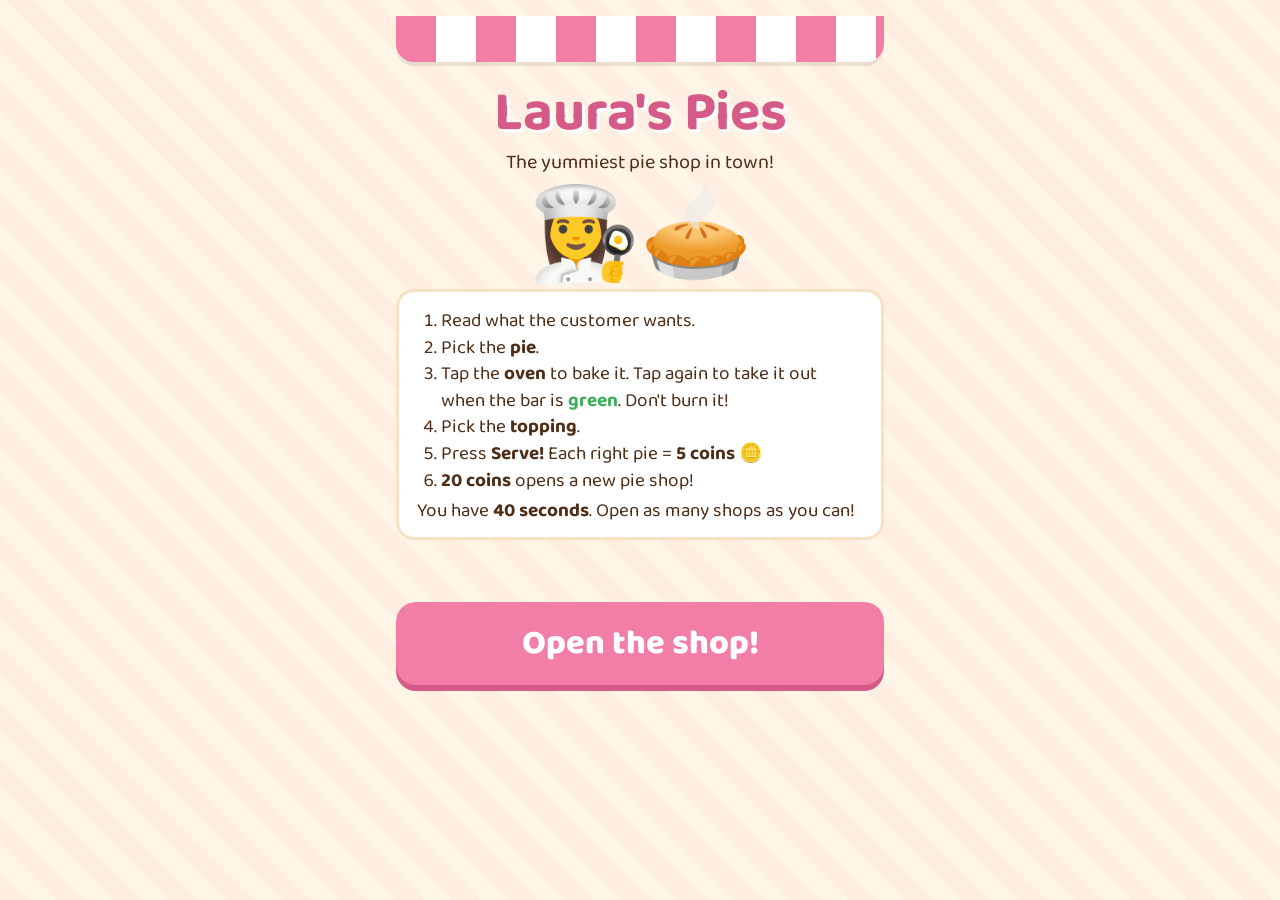
<file: apps/lauras_pies/index.html>
<!DOCTYPE html>
<html lang="en">
<head>
<meta charset="UTF-8">
<meta name="viewport" content="width=device-width, initial-scale=1.0, maximum-scale=1.0, user-scalable=no">
<title>Laura's Pies 🥧</title>
<link href="https://fonts.googleapis.com/css2?family=Baloo+2:wght@400;600;700;800&display=swap" rel="stylesheet">
<style>
  :root {
    --cream: #fff5e6;
    --cream-dark: #f7e3c4;
    --brown: #7a4a2a;
    --brown-dark: #4e2e18;
    --pink: #f27da6;
    --pink-dark: #d65a87;
    --green: #3fae5a;
    --red: #e0443e;
    --gold: #f5b82e;
  }
  * { box-sizing: border-box; }
  html, body { margin: 0; height: 100%; }
  body {
    background: var(--cream);
    background-image: repeating-linear-gradient(45deg, rgba(242,125,166,0.06) 0 20px, transparent 20px 40px);
    color: var(--brown-dark);
    font-family: 'Baloo 2', 'Trebuchet MS', cursive, sans-serif;
    -webkit-tap-highlight-color: transparent;
    user-select: none;
  }
  .screen { display: none; max-width: 520px; margin: 0 auto; padding: 16px; min-height: 100%; flex-direction: column; }
  .screen.active { display: flex; }

  /* ---------- Title screen ---------- */
  .awning {
    height: 46px; border-radius: 0 0 18px 18px;
    background: repeating-linear-gradient(90deg, var(--pink) 0 40px, #fff 40px 80px);
    box-shadow: 0 4px 0 rgba(0,0,0,0.08);
  }
  h1 { font-size: 56px; line-height: 1; margin: 24px 0 4px; text-align: center; color: var(--pink-dark); text-shadow: 3px 3px 0 #fff; }
  .tagline { text-align: center; font-size: 20px; margin: 0 0 12px; }
  .laura { font-size: 90px; text-align: center; line-height: 1.1; }
  .how { background: #fff; border-radius: 18px; padding: 12px 18px; font-size: 19px; line-height: 1.4; border: 3px solid var(--cream-dark); }
  .how ol { margin: 4px 0; padding-left: 24px; }
  .best { text-align: center; font-size: 20px; margin: 10px 0; min-height: 30px; }

  .btn {
    font-family: inherit; font-weight: 800; font-size: 28px;
    border: none; border-radius: 20px; padding: 14px 20px; cursor: pointer;
    color: #fff; background: var(--pink); box-shadow: 0 6px 0 var(--pink-dark);
    transition: transform 0.05s;
  }
  .btn:active { transform: translateY(4px); box-shadow: 0 2px 0 var(--pink-dark); }
  .btn.big { width: 100%; margin-top: 12px; font-size: 34px; }
  .btn.serve { background: var(--green); box-shadow: 0 6px 0 #2b8442; width: 100%; font-size: 30px; }
  .btn.serve:active { box-shadow: 0 2px 0 #2b8442; }
  .btn.serve:disabled { background: #bbb; box-shadow: 0 6px 0 #999; cursor: default; }

  /* ---------- Game screen ---------- */
  .hud { display: flex; justify-content: space-between; align-items: center; gap: 8px; }
  .hud-box { background: #fff; border-radius: 16px; padding: 4px 14px; font-size: 26px; font-weight: 800; border: 3px solid var(--cream-dark); white-space: nowrap; }
  .timer.hurry { color: #fff; background: var(--red); border-color: var(--red); animation: pulse 0.5s infinite alternate; }
  @keyframes pulse { to { transform: scale(1.08); } }

  .hud-box.shopcount { display: flex; align-items: center; gap: 4px; padding: 2px 12px; }
  .hud-box.shopcount svg { width: 36px; height: 36px; }
  .coinbar { margin-top: 8px; background: #fff; border: 3px solid var(--cream-dark); border-radius: 14px; height: 28px; position: relative; overflow: hidden; }
  .coinbar-fill { height: 100%; width: 0%; background: var(--gold); transition: width 0.3s; }
  .coinbar-text { position: absolute; inset: 0; display: flex; align-items: center; justify-content: center; font-weight: 800; font-size: 16px; }
  .end-shops svg { width: 60px; height: 60px; }

  /* ---------- The shop room ---------- */
  .scene { position: relative; height: 250px; margin-top: 8px; overflow: hidden;
    border: 4px solid var(--brown-dark); border-bottom: none; border-radius: 18px 18px 0 0; }
  .wall { position: absolute; left: 0; right: 0; top: 0; height: 150px;
    background: repeating-linear-gradient(90deg, #fde3ec 0 18px, #fff3f7 18px 36px); }
  .wall-awning { position: absolute; left: 0; right: 0; top: 0; height: 22px;
    background: repeating-linear-gradient(90deg, var(--pink) 0 24px, #fff 24px 48px);
    border-bottom: 3px solid var(--pink-dark); }
  .floor { position: absolute; left: 0; right: 0; top: 150px; bottom: 0; border-top: 5px solid #b98a5c;
    background: conic-gradient(#e6cfb2 25%, #fff7ea 0 50%, #e6cfb2 0 75%, #fff7ea 0) 0 0 / 30px 30px; }
  .door { position: absolute; left: 10px; top: 44px; width: 58px; height: 106px; background: #a8743a;
    border: 4px solid var(--brown-dark); border-bottom: none; border-radius: 10px 10px 0 0; }
  .door::before { content: ""; position: absolute; left: 9px; right: 9px; top: 9px; height: 36px;
    background: #bfe3f5; border: 3px solid var(--brown-dark); border-radius: 6px; }
  .door::after { content: ""; position: absolute; right: 7px; top: 58px; width: 8px; height: 8px;
    background: var(--gold); border-radius: 50%; }
  .door-sign { position: absolute; left: 4px; right: 4px; top: 70px; font-size: 10px; font-weight: 800;
    text-align: center; color: #fff; background: var(--pink-dark); border-radius: 4px; line-height: 1.4; z-index: 1; }
  .case { position: absolute; right: 10px; top: 38px; width: 98px; padding: 2px 4px;
    background: rgba(191,227,245,0.75); border: 4px solid var(--brown-dark); border-radius: 8px; text-align: center; }
  .case-shelf { font-size: 20px; line-height: 1.2; border-bottom: 4px solid #a8743a; }
  .case-label { font-size: 11px; font-weight: 800; color: var(--brown-dark); }
  .table { position: absolute; top: 156px; width: 100px; height: 80px; }
  .table.left { left: 6px; }
  .table.right { right: 6px; }
  .person { position: absolute; line-height: 1; transform: translateX(-50%); z-index: 2;
    display: flex; flex-direction: column; align-items: center;
    transition: left 0.4s ease-in-out, top 0.4s ease-in-out, font-size 0.4s, opacity 0.4s; }
  .person .face { position: relative; z-index: 1; }
  .person .body { display: block; width: 0.85em; height: 1.36em; margin-top: -0.08em; }
  .person.sitting .body { height: 0.85em; }
  .person.sitting.facing-left .body { transform: scaleX(-1); }
  .person.walking .body { animation: waddle 0.16s infinite alternate; }
  @keyframes waddle { from { transform: rotate(-5deg); } to { transform: rotate(5deg); } }
  @media (prefers-reduced-motion: reduce) { .person.walking .body { animation: none; } }
  .bubble {
    position: absolute; top: 32px; left: 78px; right: 116px; z-index: 3;
    background: #fff; border-radius: 16px; padding: 5px 10px; font-size: 16px; font-weight: 700;
    border: 3px solid var(--brown); line-height: 1.2;
  }
  .bubble::after {
    content: ""; position: absolute; left: 55%; bottom: -17px;
    border: 8px solid transparent; border-top: 10px solid var(--brown);
  }
  .bubble .order-icons { display: flex; align-items: center; gap: 4px; margin-top: 2px; font-size: 16px; }
  .bubble .order-icons svg { width: 32px; height: 32px; }
  .bubble.happy { border-color: var(--green); background: #e7f8eb; }
  .bubble.happy::after { border-top-color: var(--green); }
  .bubble.grumpy { border-color: var(--red); background: #fde8e7; }
  .bubble.grumpy::after { border-top-color: var(--red); }

  @media (max-width: 380px) {
    .case { width: 80px; right: 8px; }
    .case-shelf { font-size: 15px; }
    .bubble { left: 74px; right: 94px; font-size: 15px; }
  }

  /* ---------- The wooden counter ---------- */
  .counter-top { position: relative; z-index: 4; height: 108px; display: flex; align-items: flex-end; justify-content: center;
    background: linear-gradient(#e4b57c, #d29e62); border: 4px solid var(--brown-dark); border-bottom: none;
    border-top: 8px solid #8a5a33; margin-top: -14px; }
  .pie-view { flex: 1; height: 100%; display: flex; align-items: center; justify-content: center; }
  .pie-view .in-oven { font-size: 17px; font-weight: 800; color: var(--brown-dark); text-align: center; }
  .oven { width: 128px; height: 98px; margin: 0 10px 4px 0; flex-shrink: 0; cursor: pointer; position: relative;
    background: linear-gradient(#6b6f75, #4a4d52); border: 4px solid #2c2e31; border-radius: 10px;
    display: flex; flex-direction: column; align-items: center; padding: 4px; box-shadow: 0 4px 0 rgba(0,0,0,0.3); }
  .oven:active { transform: translateY(2px); }
  .oven-knobs { display: flex; gap: 8px; height: 10px; }
  .oven-knobs i { width: 9px; height: 9px; border-radius: 50%; background: #c9ccd0; display: block; }
  .oven-window { width: 100%; height: 36px; margin-top: 3px; border-radius: 6px; background: #1d1e20;
    border: 3px solid #2c2e31; display: flex; align-items: center; justify-content: center; font-size: 24px; }
  .oven.on .oven-window { background: radial-gradient(ellipse at 50% 70%, #ffd25a 0, #ff8a1f 55%, #b8400e 100%); }
  .oven-label { color: #fff; font-size: 12px; font-weight: 800; line-height: 1.15; text-align: center; margin-top: 3px; }
  .oven.ready { animation: nudge 0.8s infinite alternate; }
  @keyframes nudge { to { box-shadow: 0 0 0 4px var(--gold), 0 4px 0 rgba(0,0,0,0.3); } }
  .bake-meter { position: absolute; left: 6px; right: 6px; bottom: 5px; height: 12px; border-radius: 6px;
    border: 2px solid #1d1e20; overflow: hidden; display: none;
    background: linear-gradient(90deg, #f1dcb8 0 50%, #3fae5a 50% 85%, #222 85%); }
  .oven.on .bake-meter { display: block; }
  .oven.on .oven-label { visibility: hidden; }
  .bake-marker { position: absolute; top: -2px; bottom: -2px; width: 4px; left: 0; background: #fff; box-shadow: 0 0 0 1px #000; }
  .choice:disabled { opacity: 0.45; cursor: default; }
  .pie-view svg { width: 150px; height: 106px; }
  .pie-view .empty { font-size: 20px; font-weight: 800; color: var(--brown-dark); opacity: 0.6; }
  .counter-front { padding: 4px 10px 12px; border: 4px solid var(--brown-dark); border-top: 6px solid #5c381d;
    border-radius: 0 0 18px 18px;
    background: repeating-linear-gradient(90deg, #8a5a33 0 calc(25% - 4px), #6b4325 calc(25% - 4px) 25%); }
  .step-label { color: #fff; font-weight: 800; font-size: 17px; margin: 2px 2px 1px; text-shadow: 1px 1px 0 var(--brown-dark); }
  .choices { display: grid; gap: 8px; }
  .choices.three { grid-template-columns: repeat(3, 1fr); }
  .choices.two { grid-template-columns: repeat(2, 1fr); }
  .choices.toppings { grid-template-columns: repeat(4, 1fr); }
  .choices.toppings .choice { font-size: 13px; line-height: 1.05; padding: 0 2px; }
  .choices.toppings .choice svg { width: 32px; height: 32px; flex-shrink: 0; }
  /* 5 pies: 3 on top and 2 underneath on phones, all 5 in a row on wider screens */
  .choices.pies { grid-template-columns: repeat(6, 1fr); }
  .choices.pies .choice { grid-column: span 2; height: 64px; font-size: 14px; }
  .choices.pies .choice .emo { font-size: 30px; }
  .choices.pies .choice:nth-child(4) { grid-column: 2 / 4; }
  .choices.pies .choice:nth-child(5) { grid-column: 4 / 6; }
  @media (min-width: 470px) {
    .choices.pies { grid-template-columns: repeat(5, 1fr); }
    .choices.pies .choice, .choices.pies .choice:nth-child(4), .choices.pies .choice:nth-child(5) { grid-column: auto; }
  }
  .choice {
    font-family: inherit; font-weight: 800; font-size: 16px; color: var(--brown-dark); cursor: pointer;
    display: flex; flex-direction: column; align-items: center; justify-content: center;
    height: 82px; border: none; border-radius: 50%; padding: 0;
    background: radial-gradient(ellipse at 50% 45%, #fff 0 55%, #efe3d1 56% 64%, #fffaf2 65%);
    box-shadow: 0 4px 0 rgba(0,0,0,0.25); transition: transform 0.08s;
  }
  .choices.toppings .choice { height: 68px; border-radius: 14px 14px 40px 40px;
    background: radial-gradient(ellipse at 50% 30%, #fff 0 45%, #dcefff 46%); }
  .choice .emo { font-size: 34px; line-height: 1.05; }
  .choice svg { width: 40px; height: 40px; }
  .choice.picked { box-shadow: 0 0 0 5px var(--gold), 0 4px 0 rgba(0,0,0,0.25); transform: scale(1.05); }
  .serve-row { margin-top: 10px; }
  .serve-row .btn.serve { padding: 8px 20px; }

  .flash { position: fixed; left: 50%; top: 40%; transform: translate(-50%, -50%); font-size: 40px; font-weight: 800;
    pointer-events: none; opacity: 0; text-align: center; text-shadow: 2px 2px 0 #fff; white-space: nowrap; }
  .flash.show { animation: flash 1.1s ease-out; }
  @keyframes flash {
    0% { opacity: 0; transform: translate(-50%, -30%) scale(0.6); }
    20% { opacity: 1; transform: translate(-50%, -50%) scale(1.1); }
    70% { opacity: 1; transform: translate(-50%, -60%) scale(1); }
    100% { opacity: 0; transform: translate(-50%, -80%) scale(1); }
  }

  /* ---------- End screen ---------- */
  .end-big { font-size: 110px; text-align: center; line-height: 1.1; margin-top: 20px; }
  .end-title { font-size: 46px; text-align: center; margin: 4px 0; color: var(--pink-dark); }
  .end-text { font-size: 24px; text-align: center; margin: 6px 0; }
  .end-shops { font-size: 40px; text-align: center; margin: 8px 0; word-wrap: break-word; }
  .newbest { font-size: 28px; text-align: center; color: var(--green); font-weight: 800; }
</style>
</head>
<body>

<!-- ===================== TITLE ===================== -->
<div class="screen active" id="title-screen">
  <div class="awning"></div>
  <h1>Laura's Pies</h1>
  <p class="tagline">The yummiest pie shop in town!</p>
  <div class="laura">👩‍🍳🥧</div>
  <div class="how">
    <ol>
      <li>Read what the customer wants.</li>
      <li>Pick the <b>pie</b>.</li>
      <li>Tap the <b>oven</b> to bake it. Tap again to take it out when the bar is <b style="color:#3fae5a">green</b>. Don't burn it!</li>
      <li>Pick the <b>topping</b>.</li>
      <li>Press <b>Serve!</b> Each right pie = <b>5 coins</b> 🪙</li>
      <li><b>20 coins</b> opens a new pie shop!</li>
    </ol>
    You have <b>40 seconds</b>. Open as many shops as you can!
  </div>
  <div class="best" id="best-line"></div>
  <button class="btn big" id="start-btn">Open the shop!</button>
</div>

<!-- ===================== GAME ===================== -->
<div class="screen" id="game-screen">
  <div class="hud">
    <div class="hud-box timer" id="timer">⏰ 40</div>
    <div class="hud-box shopcount" id="shops"></div>
    <div class="hud-box" id="coins">🪙 0</div>
  </div>
  <div class="coinbar">
    <div class="coinbar-fill" id="coinbar-fill"></div>
    <div class="coinbar-text" id="coinbar-text">0 / 20 coins to a new shop</div>
  </div>

  <div class="scene" id="scene">
    <div class="wall"></div>
    <div class="wall-awning"></div>
    <div class="floor"></div>
    <div class="door"><div class="door-sign">OPEN</div></div>
    <div class="case">
      <div class="case-shelf">🥧🥧🥧</div>
      <div class="case-shelf">🥧🥧🥧</div>
      <div class="case-label">Laura's Pies</div>
    </div>
    <div class="table left" id="table-left"></div>
    <div class="table right" id="table-right"></div>
    <div class="bubble" id="bubble"></div>
  </div>

  <div class="counter-top">
    <div class="pie-view" id="pie-view"></div>
    <div class="oven" id="oven">
      <div class="oven-knobs"><i></i><i></i><i></i></div>
      <div class="oven-window" id="oven-window"></div>
      <div class="oven-label" id="oven-label"></div>
      <div class="bake-meter"><div class="bake-marker" id="bake-marker"></div></div>
    </div>
  </div>
  <div class="counter-front">
    <div class="step-label">1. Pick the pie</div>
    <div class="choices pies" id="pie-choices"></div>
    <div class="step-label">3. Pick the topping</div>
    <div class="choices toppings" id="topping-choices"></div>
    <div class="serve-row"><button class="btn serve" id="serve-btn" disabled>Serve! 🛎️</button></div>
  </div>
</div>

<!-- ===================== END ===================== -->
<div class="screen" id="end-screen">
  <div class="awning"></div>
  <div class="end-big">⏰</div>
  <div class="end-title">Time's up!</div>
  <div class="end-text" id="end-text"></div>
  <div class="end-shops" id="end-shops"></div>
  <div class="end-text" id="end-stats"></div>
  <div class="newbest" id="newbest"></div>
  <button class="btn big" id="again-btn">Play again!</button>
</div>

<div class="flash" id="flash"></div>

<script>
// ============================================================
//  SETTINGS. Change these numbers to change the game!
// ============================================================
const GAME_SECONDS   = 40;  // how long you have
const COINS_PER_PIE  = 5;   // coins for each right pie
const COINS_PER_SHOP = 20;  // coins needed to open a new shop
const BAKE_MS        = 2000;  // how long until the bar is full (then it's burnt!)
const GREEN_FROM     = 0.50;  // the green "just right" part of the bar starts here...
const GREEN_TO       = 0.85;  // ...and ends here

const PIES = [
  { id: "apple",   name: "Apple",   emoji: "🍎", filling: "#e9b54c", raw: "#f3df9e", lattice: true },
  { id: "pumpkin", name: "Pumpkin", emoji: "🎃", filling: "#d9742a", raw: "#f1b67e", lattice: false },
  { id: "peach",   name: "Peach",   emoji: "🍑", filling: "#f7a66a", raw: "#fad3ad", lattice: true },
  { id: "strawberry", name: "Strawberry", emoji: "🍓", filling: "#d8343c", raw: "#f1a3a3", lattice: true },
  { id: "lemon",   name: "Lemon",   emoji: "🍋", filling: "#f4d63c", raw: "#faeca6", lattice: false },
];
const TOPPINGS = [
  { id: "cream",    name: "Whipped cream",   say: "whipped cream" },
  { id: "icecream", name: "Ice cream",       say: "ice cream" },
  { id: "oreo",     name: "Oreos",           say: "Oreos" },
  { id: "chips",    name: "Chocolate chips", say: "chocolate chips" },
];
const CUSTOMERS = ["🧒", "👧", "👦", "👩", "👨", "👵", "👴", "🧑", "👱‍♀️", "👩‍🦰", "🧔", "👮", "🧑‍🚒", "🤴", "👸"];
const HAPPY_WORDS = ["Yum!", "Thank you!", "Delicious!", "Perfect!", "Wow!"];

// ============================================================
//  DRAWINGS (little pictures made with SVG)
// ============================================================
function toppingSvg(id, x, y, s) {
  // draws a topping centred at x,y with size s
  if (id === "cream") {
    return `<g fill="#fffdf8" stroke="#e8dcc8" stroke-width="2">
      <ellipse cx="${x}" cy="${y + s*0.25}" rx="${s*0.55}" ry="${s*0.28}"/>
      <ellipse cx="${x}" cy="${y}" rx="${s*0.4}" ry="${s*0.24}"/>
      <ellipse cx="${x}" cy="${y - s*0.22}" rx="${s*0.24}" ry="${s*0.18}"/>
      <path d="M${x} ${y - s*0.48} q${s*0.1} ${s*0.12} 0 ${s*0.16}" fill="#fffdf8"/>
    </g>`;
  }
  if (id === "oreo") {
    // a little pile of three sandwich cookies
    const cookie = (cx, cy, r) => `<g>
      <ellipse cx="${cx}" cy="${cy + r*0.4}" rx="${r}" ry="${r*0.42}" fill="#2b1d17"/>
      <rect x="${cx - r}" y="${cy + r*0.05}" width="${r*2}" height="${r*0.35}" fill="#f6f1e7"/>
      <ellipse cx="${cx}" cy="${cy}" rx="${r}" ry="${r*0.42}" fill="#3b2a21" stroke="#1d1410" stroke-width="1"/>
      <ellipse cx="${cx}" cy="${cy}" rx="${r*0.55}" ry="${r*0.22}" fill="none" stroke="#5a4334" stroke-width="1"/>
    </g>`;
    const r = s * 0.24;
    return cookie(x - s*0.24, y + s*0.12, r) + cookie(x + s*0.24, y + s*0.12, r) + cookie(x, y - s*0.08, r);
  }
  if (id === "chips") {
    // chocolate chips sprinkled around
    const spots = [[-0.38, 0.05], [-0.18, -0.12], [0.02, 0.08], [0.22, -0.1], [0.4, 0.06], [-0.24, 0.2], [0.16, 0.22], [0.02, -0.22]];
    const c = s * 0.085;
    return spots.map(([dx, dy]) => {
      const cx = x + dx * s, cy = y + dy * s;
      return `<path d="M${cx} ${cy - c*1.3} C${cx + c*0.7} ${cy - c*0.2} ${cx + c} ${cy + c*0.8} ${cx} ${cy + c*0.8}
        C${cx - c} ${cy + c*0.8} ${cx - c*0.7} ${cy - c*0.2} ${cx} ${cy - c*1.3} Z" fill="#4a2a17" stroke="#2a170c" stroke-width="0.8"/>`;
    }).join("");
  }
  // ice cream scoop
  return `<g>
    <circle cx="${x}" cy="${y}" r="${s*0.45}" fill="#fbeed3" stroke="#e3cfa6" stroke-width="2"/>
    <path d="M${x - s*0.45} ${y + s*0.05} q${s*0.15} ${s*0.22} ${s*0.3} 0 q${s*0.15} ${s*0.22} ${s*0.3} 0 q${s*0.15} ${s*0.22} ${s*0.3} 0" fill="#fbeed3" stroke="#e3cfa6" stroke-width="2"/>
    <circle cx="${x - s*0.15}" cy="${y - s*0.15}" r="${s*0.08}" fill="#fff" opacity="0.8"/>
  </g>`;
}

function pieSvg(pie, toppingId, bake) {
  // a pie seen from the side-ish: tin, crust, filling, optional topping
  // bake is "perfect", "burnt", or anything else = raw (pale)
  let crust = "#f1dcb8", crustLine = "#d8bf95", filling = pie.raw, latticeColor = "#ead0a2";
  if (bake === "perfect") { crust = "#d9a35b"; crustLine = "#a8743a"; filling = pie.filling; latticeColor = "#c98b45"; }
  if (bake === "burnt")   { crust = "#3f2a1c"; crustLine = "#1e120a"; filling = "#4a2e1c"; latticeColor = "#2b1a0f"; }
  let lattice = "";
  if (pie.lattice) {
    lattice = `<g stroke="${latticeColor}" stroke-width="7" stroke-linecap="round" opacity="0.95">
      <line x1="55" y1="62" x2="115" y2="62"/><line x1="45" y1="74" x2="125" y2="74"/>
      <line x1="70" y1="54" x2="70" y2="86"/><line x1="100" y1="54" x2="100" y2="86"/>
    </g>`;
  }
  const smoke = bake === "burnt" ? `<g fill="#888" opacity="0.6">
      <circle cx="60" cy="30" r="10"/><circle cx="70" cy="18" r="8"/><circle cx="110" cy="28" r="9"/><circle cx="102" cy="15" r="7"/>
    </g>` : "";
  // where each topping sits on the pie: cream and ice cream pile up, cookies sit on top, chips spread out
  const place = { cream: [52, 50], icecream: [52, 50], oreo: [60, 50], chips: [68, 90] }[toppingId] || [52, 50];
  const top = toppingId ? toppingSvg(toppingId, 85, place[0], place[1]) : "";
  return `<svg viewBox="0 0 170 120" xmlns="http://www.w3.org/2000/svg">
    ${smoke}
    <path d="M18 72 L32 104 Q85 116 138 104 L152 72 Z" fill="#b9c0c7" stroke="#8d959d" stroke-width="2"/>
    <ellipse cx="85" cy="72" rx="68" ry="24" fill="${crust}" stroke="${crustLine}" stroke-width="3"/>
    <ellipse cx="85" cy="70" rx="56" ry="18" fill="${filling}"/>
    ${lattice}
    ${top}
  </svg>`;
}

function shopSvg() {
  // a little pie shop with a pink striped awning
  return `<svg viewBox="0 0 60 60" xmlns="http://www.w3.org/2000/svg">
    <rect x="8" y="22" width="44" height="34" rx="2" fill="#fff5e6" stroke="#7a4a2a" stroke-width="2"/>
    <rect x="24" y="38" width="12" height="18" fill="#a8743a"/>
    <rect x="12" y="36" width="9" height="9" fill="#bfe3f5" stroke="#7a4a2a" stroke-width="1.5"/>
    <rect x="39" y="36" width="9" height="9" fill="#bfe3f5" stroke="#7a4a2a" stroke-width="1.5"/>
    <path d="M4 14 H56 L54 26 H6 Z" fill="#fff" stroke="#d65a87" stroke-width="2"/>
    <path d="M10.5 14 H17 L16 26 H9.5 Z M23.5 14 H30 L30 26 H23 Z M36.5 14 H43 L44 26 H37 Z M49.5 14 H56 L54 26 H50.5 Z" fill="#f27da6"/>
    <rect x="18" y="4" width="24" height="10" rx="3" fill="#7a4a2a"/>
    <text x="30" y="12" font-size="8" text-anchor="middle">🥧</text>
  </svg>`;
}

function tableSvg() {
  // a round table with a pink tablecloth and a chair on each side
  const chair = (x, flip) => `<g fill="#a8743a" stroke="#4e2e18" stroke-width="2">
      <rect x="${flip ? x + 14 : x}" y="18" width="6" height="38" rx="2"/>
      <rect x="${x}" y="50" width="20" height="6" rx="2"/>
      <rect x="${x + 1}" y="56" width="4" height="22"/><rect x="${x + 15}" y="56" width="4" height="22"/>
    </g>`;
  return `<svg viewBox="0 0 100 80" xmlns="http://www.w3.org/2000/svg">
    ${chair(4, false)}${chair(76, true)}
    <rect x="46" y="44" width="8" height="30" fill="#7a4a2a"/>
    <ellipse cx="50" cy="76" rx="14" ry="3" fill="#7a4a2a"/>
    <path d="M24 38 Q50 30 76 38 L74 50 Q50 56 26 50 Z" fill="#f27da6" stroke="#d65a87" stroke-width="2"/>
    <ellipse cx="50" cy="38" rx="26" ry="7" fill="#fff" stroke="#d65a87" stroke-width="2"/>
    <ellipse cx="50" cy="36" rx="9" ry="3.5" fill="#d9a35b" stroke="#a8743a" stroke-width="1.5"/>
  </svg>`;
}

function smallToppingSvg(id) {
  // cookies and chips are small things, so draw them a bit bigger on the buttons
  const size = { oreo: 60, chips: 64 }[id] || 46;
  return `<svg viewBox="0 0 60 60" xmlns="http://www.w3.org/2000/svg">${toppingSvg(id, 30, 32, size)}</svg>`;
}

// ============================================================
//  SOUNDS (beeps made by the computer, no sound files)
// ============================================================
let audio = null;
function beep(freq, len, type = "sine", when = 0, vol = 0.15) {
  if (!audio) return;
  const t = audio.currentTime + when;
  const o = audio.createOscillator();
  const g = audio.createGain();
  o.type = type; o.frequency.value = freq;
  g.gain.setValueAtTime(vol, t);
  g.gain.exponentialRampToValueAtTime(0.001, t + len);
  o.connect(g); g.connect(audio.destination);
  o.start(t); o.stop(t + len);
}
const sounds = {
  click() { beep(600, 0.06, "triangle"); },
  right() { beep(660, 0.1, "triangle"); beep(880, 0.15, "triangle", 0.08); },
  wrong() { beep(200, 0.25, "sawtooth", 0, 0.1); },
  shop()  { [523, 659, 784, 1047].forEach((f, i) => beep(f, 0.18, "triangle", i * 0.1)); },
  tick()  { beep(1000, 0.04, "square", 0, 0.05); },
  end()   { [784, 659, 523].forEach((f, i) => beep(f, 0.25, "triangle", i * 0.18)); },
};

// ============================================================
//  SAVING YOUR BEST SCORE
// ============================================================
const BEST_KEY = "laurasPies.best.v1";
function loadBest() { try { return parseInt(localStorage.getItem(BEST_KEY), 10) || 0; } catch (e) { return 0; } }
function saveBest(n) { try { localStorage.setItem(BEST_KEY, String(n)); } catch (e) {} }

// ============================================================
//  THE GAME
// ============================================================
const $ = (id) => document.getElementById(id);
let state = null;
let timerHandle = null;

function showScreen(id) {
  document.querySelectorAll(".screen").forEach(s => s.classList.remove("active"));
  $(id).classList.add("active");
  window.scrollTo(0, 0);
}

function showBestLine() {
  const best = loadBest();
  $("best-line").textContent = best > 0 ? `🏆 Your best: ${best} new shop${best === 1 ? "" : "s"}` : "";
}

function buildButtons() {
  $("pie-choices").innerHTML = PIES.map(p =>
    `<button class="choice" data-pie="${p.id}"><span class="emo">${p.emoji}</span>${p.name}</button>`).join("");
  $("topping-choices").innerHTML = TOPPINGS.map(t =>
    `<button class="choice" data-topping="${t.id}">${smallToppingSvg(t.id)}${t.name}</button>`).join("");
  document.querySelectorAll("[data-pie]").forEach(b => b.addEventListener("click", () => pickPie(b.dataset.pie)));
  document.querySelectorAll("[data-topping]").forEach(b => b.addEventListener("click", () => pickTopping(b.dataset.topping)));
}

function startGame() {
  if (!audio) { try { audio = new (window.AudioContext || window.webkitAudioContext)(); } catch (e) {} }
  if (audio && audio.state === "suspended") audio.resume();
  state = {
    timeLeft: GAME_SECONDS,
    coins: 0,        // coins toward the next shop
    newShops: 0,     // shops opened (the score)
    served: 0,
    mistakes: 0,
    order: null,
    pickedPie: null,
    pickedTopping: null,
    bake: null,      // null = not baked yet, "baking", then "raw" / "perfect" / "burnt"
    bakeStart: 0,
    busy: false,     // true for a moment while a customer leaves
    lastKey: null,
  };
  showScreen("game-screen");
  clearShop();
  updateHud();
  nextCustomer();
  clearInterval(timerHandle);
  timerHandle = setInterval(tick, 1000);
}

function tick() {
  state.timeLeft--;
  updateHud();
  if (state.timeLeft <= 5 && state.timeLeft > 0) sounds.tick();
  if (state.timeLeft <= 0) endGame();
}

function updateHud() {
  $("timer").textContent = `⏰ ${Math.max(0, state.timeLeft)}`;
  $("timer").classList.toggle("hurry", state.timeLeft <= 10);
  $("coins").textContent = `🪙 ${state.coins}`;
  $("coinbar-fill").style.width = `${(state.coins / COINS_PER_SHOP) * 100}%`;
  $("coinbar-text").textContent = `${state.coins} / ${COINS_PER_SHOP} coins to a new shop`;
  // the first shop is where Laura works; the others are the new ones
  $("shops").innerHTML = `${shopSvg()} ${1 + state.newShops}`;
}

// ---------- people walking around the shop ----------
// Each customer is an emoji face on top of a drawn body with their own clothes.
const SHIRTS = ["#e25d5d", "#4f8fe6", "#58b368", "#f2a93b", "#9b6ad6", "#f27da6", "#3cc0c0"];
const PANTS  = ["#3b4f7a", "#5a4636", "#2f2f3a", "#6b7f99", "#7a3b5c"];
const SKIN = "#ffcc4d", SHOES = "#3a2a20";
const pick = (list) => list[Math.floor(Math.random() * list.length)];

function bodySvg(look, pose) {
  const { shirt, pants, skirt } = look;
  if (pose === "sitting") {
    // side view, facing right (flipped with CSS to face left)
    return `<svg class="body" viewBox="0 0 40 40" xmlns="http://www.w3.org/2000/svg">
      <rect x="8" y="20" width="26" height="9" rx="4" fill="${pants}"/>
      <rect x="26" y="23" width="8" height="14" rx="3" fill="${skirt ? SKIN : pants}"/>
      <ellipse cx="32" cy="38" rx="6" ry="2.5" fill="${SHOES}"/>
      <rect x="6" y="0" width="22" height="25" rx="7" fill="${shirt}"/>
      <rect x="18" y="6" width="17" height="7" rx="3.5" fill="${shirt}"/>
      <circle cx="36" cy="9.5" r="3.5" fill="${SKIN}"/>
    </svg>`;
  }
  const legs = skirt
    ? `<rect x="13" y="38" width="5" height="21" rx="2.5" fill="${SKIN}"/><rect x="22" y="38" width="5" height="21" rx="2.5" fill="${SKIN}"/>
       <path d="M8 26 H32 L37 44 H3 Z" fill="${pants}"/>`
    : `<rect x="11" y="27" width="8.5" height="32" rx="3" fill="${pants}"/><rect x="20.5" y="27" width="8.5" height="32" rx="3" fill="${pants}"/>`;
  return `<svg class="body" viewBox="0 0 40 64" xmlns="http://www.w3.org/2000/svg">
    ${legs}
    <ellipse cx="15" cy="60" rx="6" ry="3.5" fill="${SHOES}"/><ellipse cx="25" cy="60" rx="6" ry="3.5" fill="${SHOES}"/>
    <rect x="3" y="3" width="7" height="24" rx="3.5" fill="${shirt}"/><rect x="30" y="3" width="7" height="24" rx="3.5" fill="${shirt}"/>
    <circle cx="6.5" cy="28" r="3.5" fill="${SKIN}"/><circle cx="33.5" cy="28" r="3.5" fill="${SKIN}"/>
    <rect x="8" y="0" width="24" height="31" rx="7" fill="${shirt}"/>
  </svg>`;
}
function setFace(el, face) { el.querySelector(".face").textContent = face; }
function setPose(el, pose, facing) {
  el.classList.toggle("sitting", pose === "sitting");
  el.classList.toggle("facing-left", facing === "left");
  el.querySelector(".body").outerHTML = bodySvg(el._look, pose);
}

// sizes are the face size; the whole standing person is about 2.3 times that tall
const DOOR = { x: 39, y: 68, size: 36 };
function counterSpot() {
  // stand just below the speech bubble; a tall bubble makes the customer a bit smaller
  const bubble = $("bubble");
  const top = Math.max(136, bubble.offsetTop + bubble.offsetHeight + 16);
  const size = Math.max(32, Math.min(48, (248 - top) / 2.28));
  return { x: $("scene").clientWidth / 2, y: top, size };
}
function seatSpots() {
  const w = $("scene").clientWidth;
  // the 4 chairs: two at the left table, two at the right table (each faces its table)
  return [ { x: 20, y: 168, facing: "right" }, { x: 92, y: 168, facing: "left" },
           { x: w - 92, y: 168, facing: "right" }, { x: w - 20, y: 168, facing: "left" } ]
    .map(s => ({ ...s, size: 26 }));
}
function placePerson(el, spot) {
  el.style.left = spot.x + "px";
  el.style.top = spot.y + "px";
  el.style.fontSize = spot.size + "px";
  el.classList.add("walking");
  clearTimeout(el._walkTimer);
  el._walkTimer = setTimeout(() => el.classList.remove("walking"), 420);
}
function makePerson(face) {
  const el = document.createElement("div");
  el.className = "person";
  el._look = { shirt: pick(SHIRTS), pants: pick(PANTS), skirt: Math.random() < 0.4 };
  el.innerHTML = `<span class="face"></span>${bodySvg(el._look, "standing")}`;
  setFace(el, face);
  placePerson(el, DOOR);
  el.style.opacity = "0";
  $("scene").appendChild(el);
  void el.offsetWidth;  // let the browser notice the start spot before we move it
  return el;
}
function walkOut(el) {
  setPose(el, "standing");
  placePerson(el, DOOR);
  el.style.opacity = "0";
  setTimeout(() => el.remove(), 450);
}
function clearShop() {
  document.querySelectorAll("#scene .person").forEach(el => el.remove());
  state.diners = [null, null, null, null];
  state.nextSeat = 0;
  state.customerEl = null;
}

function nextCustomer() {
  // pick an order that isn't the same as the last one
  let pie, topping, key;
  do {
    pie = PIES[Math.floor(Math.random() * PIES.length)];
    topping = TOPPINGS[Math.floor(Math.random() * TOPPINGS.length)];
    key = pie.id + "+" + topping.id;
  } while (key === state.lastKey);
  state.lastKey = key;
  state.order = { pie, topping };
  state.pickedPie = null;
  state.pickedTopping = null;
  state.bake = null;
  state.busy = false;

  // fill in the speech bubble first, so the customer can stand below it
  const b = $("bubble");
  b.className = "bubble";
  b.innerHTML = `${pie.name} pie with ${topping.say}!
    <div class="order-icons"><span style="font-size:30px">${pie.emoji}</span> + ${smallToppingSvg(topping.id)}</div>`;

  const el = makePerson(CUSTOMERS[Math.floor(Math.random() * CUSTOMERS.length)]);
  placePerson(el, counterSpot());
  el.style.opacity = "1";
  state.customerEl = el;
  drawCounter();
}

function pickPie(id) {
  if (state.busy || state.bake === "baking") return;
  // picking a pie always starts a brand new (raw) pie
  state.pickedPie = id;
  state.bake = null;
  state.pickedTopping = null;
  sounds.click();
  drawCounter();
}
function pickTopping(id) {
  if (state.busy || !isBaked()) return;
  state.pickedTopping = id;
  sounds.click();
  drawCounter();
}
function isBaked() { return ["raw", "perfect", "burnt"].includes(state.bake); }

// ---------- the oven ----------
let bakeFrame = null;
function tapOven() {
  if (state.busy) return;
  if (state.bake === null && state.pickedPie) {
    state.bake = "baking";
    state.bakeStart = performance.now();
    sounds.click();
    drawCounter();
    bakeFrame = requestAnimationFrame(bakeLoop);
  } else if (state.bake === "baking") {
    takeOut((performance.now() - state.bakeStart) / BAKE_MS);
  }
}
function bakeLoop() {
  if (state.bake !== "baking") return;
  const amount = (performance.now() - state.bakeStart) / BAKE_MS;
  if (amount >= 1) { takeOut(1); return; }  // left in too long: burnt!
  $("bake-marker").style.left = `calc(${amount * 100}% - 2px)`;
  bakeFrame = requestAnimationFrame(bakeLoop);
}
function takeOut(amount) {
  cancelAnimationFrame(bakeFrame);
  if (amount < GREEN_FROM) { state.bake = "raw"; sounds.wrong(); }
  else if (amount <= GREEN_TO) { state.bake = "perfect"; sounds.right(); }
  else { state.bake = "burnt"; sounds.wrong(); }
  drawCounter();
}

function drawCounter() {
  const pie = PIES.find(p => p.id === state.pickedPie);
  const oven = $("oven");
  if (!pie) {
    $("pie-view").innerHTML = `<span class="empty">Pick a pie! 👇</span>`;
  } else if (state.bake === "baking") {
    $("pie-view").innerHTML = `<span class="in-oven">In the oven! 🔥<br>Watch the bar 👉</span>`;
  } else {
    $("pie-view").innerHTML = pieSvg(pie, state.pickedTopping, state.bake);
  }
  oven.classList.toggle("on", state.bake === "baking");
  oven.classList.toggle("ready", !!pie && state.bake === null);
  $("oven-window").textContent = state.bake === "baking" ? "🥧" : "";
  $("bake-marker").style.left = "0";
  let label = "Oven";
  if (pie && state.bake === null) label = "2. Tap to bake! 🔥";
  if (state.bake === "perfect") label = "Just right! ✨";
  if (state.bake === "raw") label = "Too soon! Raw 🤢";
  if (state.bake === "burnt") label = "Burnt! 💨 Pick a pie to redo";
  $("oven-label").textContent = label;

  document.querySelectorAll("[data-pie]").forEach(b => {
    b.classList.toggle("picked", b.dataset.pie === state.pickedPie);
    b.disabled = state.bake === "baking";
  });
  document.querySelectorAll("[data-topping]").forEach(b => {
    b.classList.toggle("picked", b.dataset.topping === state.pickedTopping);
    b.disabled = !isBaked();
  });
  $("serve-btn").disabled = !(isBaked() && state.pickedTopping);
}

function serve() {
  if (state.busy || !isBaked() || !state.pickedTopping) return;
  state.busy = true;
  const rightOrder = state.pickedPie === state.order.pie.id && state.pickedTopping === state.order.topping.id;
  const right = rightOrder && state.bake === "perfect";
  const b = $("bubble");
  if (right) {
    state.served++;
    state.coins += COINS_PER_PIE;
    sitDown(state.customerEl);
    b.className = "bubble happy";
    b.textContent = HAPPY_WORDS[Math.floor(Math.random() * HAPPY_WORDS.length)] + " +" + COINS_PER_PIE + " 🪙";
    if (state.coins >= COINS_PER_SHOP) {
      state.coins -= COINS_PER_SHOP;
      state.newShops++;
      sounds.shop();
      flash("🎉 New shop opened!", "#3fae5a");
    } else {
      sounds.right();
    }
  } else {
    state.mistakes++;
    const grumpy = state.customerEl;
    setFace(grumpy, "😠");
    setTimeout(() => walkOut(grumpy), 400);
    b.className = "bubble grumpy";
    b.textContent = !rightOrder ? "That's not what I asked for! Hmph!"
      : state.bake === "burnt" ? "Eww! It's BURNT! Hmph!"
      : "Yuck! It's not cooked! Hmph!";
    sounds.wrong();
  }
  updateHud();
  setTimeout(() => { if (state.timeLeft > 0) nextCustomer(); }, right ? 450 : 900);
}

function sitDown(el) {
  // the happy customer takes the next chair; whoever was sitting there goes home
  setFace(el, "😋");
  const i = state.nextSeat;
  state.nextSeat = (state.nextSeat + 1) % 4;
  if (state.diners[i]) walkOut(state.diners[i]);
  state.diners[i] = el;
  const seat = seatSpots()[i];
  setTimeout(() => placePerson(el, seat), 150);
  setTimeout(() => { if (el.isConnected) setPose(el, "sitting", seat.facing); }, 600);
}

function flash(text, color) {
  const f = $("flash");
  f.textContent = text;
  f.style.color = color;
  f.classList.remove("show"); void f.offsetWidth; f.classList.add("show");
}

function endGame() {
  clearInterval(timerHandle);
  cancelAnimationFrame(bakeFrame);
  state.busy = true;
  sounds.end();
  const n = state.newShops;
  $("end-text").textContent = n === 0
    ? "No new shops this time. You can do it, try again!"
    : `Laura opened ${n} new pie shop${n === 1 ? "" : "s"}!`;
  $("end-shops").innerHTML = shopSvg().repeat(n + 1);
  $("end-stats").textContent = `Pies served: ${state.served}  ·  Grumpy customers: ${state.mistakes}`;
  const best = loadBest();
  if (n > best) {
    saveBest(n);
    $("newbest").textContent = "🏆 NEW BEST SCORE! 🏆";
  } else {
    $("newbest").textContent = best > 0 ? `Your best is ${best}.` : "";
  }
  showScreen("end-screen");
}

$("start-btn").addEventListener("click", startGame);
$("again-btn").addEventListener("click", startGame);
$("serve-btn").addEventListener("click", serve);
$("oven").addEventListener("click", tapOven);
document.querySelector(".bake-meter").style.background =
  `linear-gradient(90deg, #f1dcb8 0 ${GREEN_FROM * 100}%, #3fae5a ${GREEN_FROM * 100}% ${GREEN_TO * 100}%, #222 ${GREEN_TO * 100}%)`;
buildButtons();
$("table-left").innerHTML = tableSvg();
$("table-right").innerHTML = tableSvg();
showBestLine();
</script>
</body>
</html>
</file>
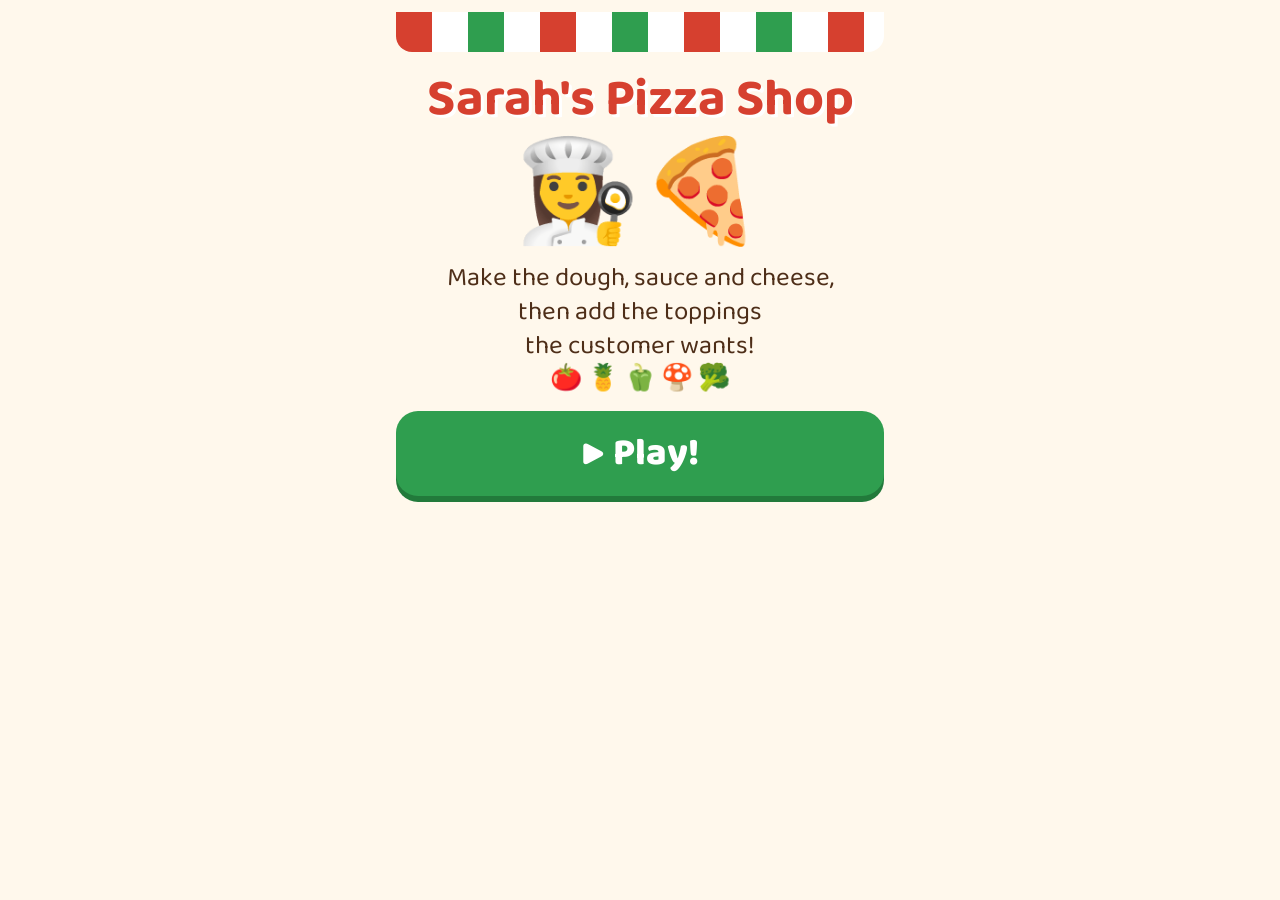
<file: apps/sarahs_pizza/index.html>
<!DOCTYPE html>
<html lang="en">
<head>
<meta charset="UTF-8">
<meta name="viewport" content="width=device-width, initial-scale=1.0, maximum-scale=1.0, user-scalable=no">
<title>Sarah's Pizza Shop 🍕</title>
<link href="https://fonts.googleapis.com/css2?family=Baloo+2:wght@400;600;700;800&display=swap" rel="stylesheet">
<style>
  :root {
    --cream: #fff8ec;
    --red: #d6402f;
    --red-dark: #a82e20;
    --green: #2f9e4f;
    --green-dark: #227a3b;
    --brown: #7a4a2a;
    --brown-dark: #4e2e18;
    --gold: #f5b82e;
  }
  * { box-sizing: border-box; }
  html, body { margin: 0; height: 100%; }
  body {
    background: var(--cream);
    color: var(--brown-dark);
    font-family: 'Baloo 2', 'Trebuchet MS', cursive, sans-serif;
    -webkit-tap-highlight-color: transparent;
    user-select: none;
  }
  .screen { display: none; max-width: 520px; margin: 0 auto; padding: 12px 16px 20px; min-height: 100%; flex-direction: column; }
  .screen.active { display: flex; }

  .awning { height: 40px; border-radius: 0 0 16px 16px;
    background: repeating-linear-gradient(90deg, var(--red) 0 36px, #fff 36px 72px, var(--green) 72px 108px, #fff 108px 144px); }

  /* ---------- buttons ---------- */
  .btn {
    font-family: inherit; font-weight: 800; font-size: 30px; color: #fff;
    border: none; border-radius: 22px; padding: 12px 20px; cursor: pointer;
    background: var(--green); box-shadow: 0 6px 0 var(--green-dark); transition: transform 0.05s;
  }
  .btn:active { transform: translateY(4px); box-shadow: 0 2px 0 var(--green-dark); }
  .btn:disabled { background: #bbb; box-shadow: 0 6px 0 #999; cursor: default; }
  .btn.big { width: 100%; font-size: 38px; margin-top: 14px; }
  .btn.oops { background: #f0a23a; box-shadow: 0 6px 0 #c17d22; }
  .btn.oops:active { box-shadow: 0 2px 0 #c17d22; }
  .btn.oops:disabled { background: #bbb; box-shadow: 0 6px 0 #999; }

  /* ---------- title ---------- */
  h1 { font-size: 52px; line-height: 1; margin: 22px 0 6px; text-align: center; color: var(--red); text-shadow: 3px 3px 0 #fff; }
  .title-art { font-size: 100px; text-align: center; line-height: 1.1; margin: 10px 0; }
  .title-help { text-align: center; font-size: 26px; line-height: 1.3; }

  /* ---------- game ---------- */
  .stars { display: flex; justify-content: center; gap: 1px; font-size: 21px; background: #fff;
    border-radius: 16px; padding: 2px 6px; border: 3px solid #f1e2c8; }
  .stars span { filter: grayscale(1); opacity: 0.35; transition: transform 0.3s; }
  .stars span.got { filter: none; opacity: 1; animation: pop 0.4s; }
  @keyframes pop { 50% { transform: scale(1.6); } }

  .scene { position: relative; height: 262px; margin-top: 10px; border-radius: 18px 18px 0 0; overflow: hidden;
    border: 4px solid var(--brown-dark); border-bottom: none; }
  .wall { position: absolute; left: 0; right: 0; top: 0; height: 162px;
    background: repeating-linear-gradient(90deg, #fdf1dc 0 20px, #fbe8c9 20px 40px); }
  .wall-awning { position: absolute; left: 0; right: 0; top: 0; height: 18px;
    background: repeating-linear-gradient(90deg, var(--red) 0 24px, #fff 24px 48px, var(--green) 48px 72px, #fff 72px 96px); }
  .floor { position: absolute; left: 0; right: 0; top: 162px; bottom: 0; border-top: 5px solid #8c5a32;
    background: conic-gradient(#b9d9c0 25%, #f3faf4 0 50%, #b9d9c0 0 75%, #f3faf4 0) 0 0 / 30px 30px; }
  .door { position: absolute; left: 8px; top: 58px; width: 56px; height: 104px; background: #2f9e4f;
    border: 4px solid var(--brown-dark); border-bottom: none; border-radius: 10px 10px 0 0; }
  .door::before { content: ""; position: absolute; left: 8px; right: 8px; top: 8px; height: 34px;
    background: #bfe3f5; border: 3px solid var(--brown-dark); border-radius: 6px; }
  .door::after { content: ""; position: absolute; right: 6px; top: 56px; width: 8px; height: 8px;
    background: var(--gold); border-radius: 50%; }
  .door-sign { position: absolute; left: 3px; right: 3px; top: 70px; font-size: 10px; font-weight: 800;
    text-align: center; color: #fff; background: var(--red); border-radius: 4px; line-height: 1.4; z-index: 1; }
  .table { position: absolute; top: 172px; width: 100px; height: 80px; }
  .table.left { left: 6px; }
  .table.right { right: 6px; }
  .person { position: absolute; line-height: 1; transform: translateX(-50%); z-index: 2;
    transition: left 0.45s ease-in-out, top 0.45s ease-in-out, font-size 0.45s, opacity 0.45s; }
  .order { position: absolute; right: 8px; top: 26px; height: 116px; left: 74px; background: #fff; z-index: 3;
    border: 4px solid var(--brown); border-radius: 20px; display: flex; align-items: center; gap: 6px; padding: 4px 8px; }
  .order::after { content: ""; position: absolute; left: calc(50% - 46px); bottom: -20px;
    border: 9px solid transparent; border-top: 12px solid var(--brown); }
  .order-pizza { flex-shrink: 0; }
  .order-list { flex: 1; display: flex; flex-direction: column; align-items: center; gap: 4px; font-size: 18px; line-height: 1.1; white-space: nowrap; padding-bottom: 30px; }
  .say { position: absolute; right: 6px; bottom: 6px; font-size: 22px; background: #fff3c4; border: 2px solid var(--gold);
    border-radius: 50%; width: 38px; height: 38px; cursor: pointer; padding: 0; }
  .order.happy { border-color: var(--green); background: #e7f8eb; }
  .order.happy::after { border-top-color: var(--green); }
  .order.sad { border-color: var(--red); background: #fde8e7; }
  .order.sad::after { border-top-color: var(--red); }
  .order .reaction { flex: 1; text-align: center; font-size: 60px; }

  .board { margin-top: 0; background: #c98d50; border-radius: 0 0 22px 22px; border: 4px solid var(--brown-dark); border-top: 8px solid #8c5a32;
    display: flex; align-items: center; justify-content: center; height: 200px; position: relative;
    background-image: repeating-linear-gradient(0deg, rgba(0,0,0,0.06) 0 3px, transparent 3px 14px); }
  .baking-glow { position: absolute; inset: 0; border-radius: 18px; pointer-events: none; opacity: 0;
    background: radial-gradient(circle, rgba(255,170,40,0.0) 30%, rgba(255,110,20,0.75) 75%);
    transition: opacity 0.3s; display: flex; align-items: flex-end; justify-content: center; font-size: 46px; }
  .board.baking .baking-glow { opacity: 1; animation: flicker 0.25s infinite alternate; }
  @keyframes flicker { to { filter: brightness(1.2); } }

  .pizza { position: relative; }
  .pizza svg { width: 100%; height: 100%; display: block; }
  .pizza .piece { position: absolute; transform: translate(-50%, -50%); line-height: 1; }
  .pizza .piece.new { animation: drop 0.25s ease-out; }
  @keyframes drop { from { transform: translate(-50%, -120%) scale(1.6); opacity: 0; } }

  .toppings { display: grid; grid-template-columns: repeat(6, 1fr); gap: 8px; margin-top: 10px; }
  /* 5 toppings: 3 on top, 2 underneath in the middle */
  .toppings .topping { grid-column: span 2; }
  .toppings .topping:nth-child(4) { grid-column: 2 / 4; }
  .toppings .topping:nth-child(5) { grid-column: 4 / 6; }
  .topping { font-size: 44px; line-height: 1; padding: 6px 0; border-radius: 22px; cursor: pointer;
    background: #fff; border: 4px solid #f1e2c8; box-shadow: 0 5px 0 #e2cfae; }
  .topping:active { transform: translateY(3px); box-shadow: 0 2px 0 #e2cfae; }
  .actions { display: grid; grid-template-columns: 1fr 2fr; gap: 10px; margin-top: 14px; }

  /* making the pizza: dough, sauce, cheese come first, then the toppings */
  .maker { margin-top: 10px; }
  .maker .toppings { margin-top: 0; }
  .steps { display: grid; grid-template-columns: repeat(3, 1fr); gap: 10px; height: 136px; }
  [hidden] { display: none !important; }
  .step { font-family: inherit; font-weight: 800; font-size: 20px; color: var(--brown-dark); cursor: pointer;
    display: flex; flex-direction: column; align-items: center; justify-content: center; gap: 2px;
    background: #fff; border: 4px solid #f1e2c8; border-radius: 22px; box-shadow: 0 5px 0 #e2cfae; }
  .step .emo { font-size: 54px; line-height: 1; }
  .step:disabled { opacity: 0.35; cursor: default; }
  .step.done { opacity: 0.6; }
  .step.next { border-color: var(--gold); animation: wiggle 0.7s infinite; }
  @keyframes wiggle { 0%, 100% { transform: rotate(0); } 25% { transform: rotate(-4deg); } 75% { transform: rotate(4deg); } }
  @media (prefers-reduced-motion: reduce) { .step.next { animation: none; } }
  .pips { display: flex; gap: 4px; height: 12px; }
  .pips i { width: 12px; height: 12px; border-radius: 50%; border: 2px solid var(--brown); display: block; }
  .pips i.on { background: var(--brown); }

  /* ---------- win ---------- */
  .win-big { font-size: 64px; text-align: center; color: var(--red); line-height: 1.1; margin-top: 30px; text-shadow: 3px 3px 0 #fff; }
  .win-stars { font-size: 34px; text-align: center; margin: 14px 0; }
  .win-art { font-size: 110px; text-align: center; }
  .confetti { position: fixed; top: -60px; font-size: 40px; pointer-events: none; animation: fall linear forwards; }
  @keyframes fall { to { transform: translateY(110vh) rotate(540deg); } }
</style>
</head>
<body>

<!-- ===================== TITLE ===================== -->
<div class="screen active" id="title-screen">
  <div class="awning"></div>
  <h1>Sarah's Pizza Shop</h1>
  <div class="title-art">👩‍🍳🍕</div>
  <div class="title-help">Make the dough, sauce and cheese,<br>then add the toppings<br>the customer wants!<br>🍅 🍍 🫑 🍄 🥦</div>
  <button class="btn big" id="start-btn">▶ Play!</button>
</div>

<!-- ===================== GAME ===================== -->
<div class="screen" id="game-screen">
  <div class="stars" id="stars"></div>
  <div class="scene" id="scene">
    <div class="wall"></div>
    <div class="wall-awning"></div>
    <div class="floor"></div>
    <div class="door"><div class="door-sign">OPEN</div></div>
    <div class="table left" id="table-left"></div>
    <div class="table right" id="table-right"></div>
    <div class="order" id="order"></div>
  </div>
  <div class="board" id="board">
    <div class="pizza" id="my-pizza"></div>
    <div class="baking-glow">🔥🔥🔥</div>
  </div>
  <div class="maker">
    <div class="steps" id="steps">
      <button class="step" id="step-dough" aria-label="Squish the dough"><span class="emo">🫓</span>Dough<span class="pips" id="pips"><i></i><i></i><i></i></span></button>
      <button class="step" id="step-sauce" aria-label="Add sauce"><span class="emo">🥫</span>Sauce</button>
      <button class="step" id="step-cheese" aria-label="Add cheese"><span class="emo">🧀</span>Cheese</button>
    </div>
    <div class="toppings" id="toppings" hidden></div>
  </div>
  <div class="actions">
    <button class="btn oops" id="oops-btn">↩️</button>
    <button class="btn" id="done-btn">🔥 Bake!</button>
  </div>
</div>

<!-- ===================== WIN ===================== -->
<div class="screen" id="win-screen">
  <div class="awning"></div>
  <div class="win-big">You did it!</div>
  <div class="win-stars" id="win-stars"></div>
  <div class="win-art">👩‍🍳🍕🏆</div>
  <button class="btn big" id="again-btn">▶ Play again!</button>
</div>

<script>
// ============================================================
//  SETTINGS. Change these to change the game!
// ============================================================
const STARS_TO_WIN = 10;

const TOPPINGS = [
  { id: "tomato",    emoji: "🍅", one: "tomato",       many: "tomatoes" },
  { id: "pineapple", emoji: "🍍", one: "pineapple",    many: "pineapples" },
  { id: "pepper",    emoji: "🫑", one: "green pepper", many: "green peppers" },
  { id: "mushroom",  emoji: "🍄", one: "mushroom",     many: "mushrooms" },
  { id: "broccoli",  emoji: "🥦", one: "broccoli",     many: "broccoli" },
];
const CUSTOMERS = ["🧒", "👧", "👦", "👩", "👨", "👵", "👴", "🧑", "👱‍♀️", "👩‍🦰", "🧔", "👮", "🧑‍🚒", "🤴", "👸", "🦸", "🧚"];
const NUMBER_WORDS = ["zero", "one", "two", "three", "four", "five", "six"];
const MAX_PIECES = 9;

// where toppings go on a pizza (percent from the left, percent from the top)
const SPOTS = [];
for (let k = 0; k < 8; k++) {
  const a = (k * 45 - 90) * Math.PI / 180;
  SPOTS.push([50 + 27 * Math.cos(a), 50 + 27 * Math.sin(a)]);
}
SPOTS.push([50, 50]);

// ============================================================
//  DRAWING A PIZZA
// ============================================================
function pizzaHtml(pieces, size, baked, newestIndex, base = 5) {
  // pieces = list of topping ids, in the order they were put on
  // base = how far the pizza is made: 0-2 dough ball getting squished, 3 flat dough, 4 + sauce, 5 + cheese
  if (base < 3) {
    const r = [44, 60, 76][base];
    return `<div class="pizza" style="width:${size}px;height:${size}px">
      <svg viewBox="0 0 200 200" xmlns="http://www.w3.org/2000/svg">
        <ellipse cx="100" cy="104" rx="${r}" ry="${r * 0.9}" fill="#f3d9ab" stroke="#d9b780" stroke-width="4"/>
        <ellipse cx="${100 - r * 0.3}" cy="${104 - r * 0.35}" rx="${r * 0.3}" ry="${r * 0.18}" fill="#fff" opacity="0.45"/>
      </svg></div>`;
  }
  const crust = baked ? "#c27a36" : "#eec27f";
  const crustLine = baked ? "#8e5420" : "#d3a35f";
  const cheese = baked ? "#f4bd45" : "#fbe38a";
  const spots = baked
    ? `<g fill="#d88a2a" opacity="0.7"><circle cx="70" cy="80" r="6"/><circle cx="130" cy="70" r="5"/><circle cx="120" cy="135" r="7"/><circle cx="75" cy="125" r="4"/></g>`
    : "";
  let html = `<div class="pizza" style="width:${size}px;height:${size}px">
    <svg viewBox="0 0 200 200" xmlns="http://www.w3.org/2000/svg">
      <circle cx="100" cy="100" r="96" fill="${crust}" stroke="${crustLine}" stroke-width="4"/>
      ${base >= 4 ? `<circle cx="100" cy="100" r="80" fill="#d8452e"/>` : ""}
      ${base >= 5 ? `<path d="M100 26 C140 24 176 56 174 98 C178 140 142 176 100 172 C58 178 22 142 28 100 C24 60 58 22 100 26 Z" fill="${cheese}"/>` : ""}
      ${spots}
    </svg>`;
  pieces.forEach((id, i) => {
    const t = TOPPINGS.find(t => t.id === id);
    const [x, y] = SPOTS[i];
    html += `<span class="piece${i === newestIndex ? " new" : ""}" style="left:${x}%;top:${y}%;font-size:${size * 0.17}px">${t.emoji}</span>`;
  });
  return html + `</div>`;
}

// ============================================================
//  TALKING (the computer reads the order out loud)
// ============================================================
function say(text) {
  try {
    if (!window.speechSynthesis) return;
    speechSynthesis.cancel();
    const u = new SpeechSynthesisUtterance(text);
    u.rate = 0.95;
    u.pitch = 1.1;
    speechSynthesis.speak(u);
  } catch (e) {}
}

// ============================================================
//  SOUNDS (beeps made by the computer)
// ============================================================
let audio = null;
function beep(freq, len, type = "triangle", when = 0, vol = 0.15) {
  if (!audio) return;
  const t = audio.currentTime + when;
  const o = audio.createOscillator(), g = audio.createGain();
  o.type = type; o.frequency.value = freq;
  g.gain.setValueAtTime(vol, t);
  g.gain.exponentialRampToValueAtTime(0.001, t + len);
  o.connect(g); g.connect(audio.destination);
  o.start(t); o.stop(t + len);
}
const sounds = {
  plop()  { beep(500, 0.08); beep(750, 0.06, "triangle", 0.04); },
  squish(){ beep(180, 0.12, "sine", 0, 0.2); beep(140, 0.1, "sine", 0.06, 0.15); },
  oops()  { beep(350, 0.1); },
  bonk()  { beep(150, 0.15, "square", 0, 0.08); },
  happy() { [523, 659, 784].forEach((f, i) => beep(f, 0.15, "triangle", i * 0.1)); },
  sad()   { beep(330, 0.2, "sine"); beep(260, 0.3, "sine", 0.2); },
  win()   { [523, 659, 784, 1047, 784, 1047].forEach((f, i) => beep(f, 0.2, "triangle", i * 0.12)); },
};

// ============================================================
//  THE GAME
// ============================================================
const $ = (id) => document.getElementById(id);
let state = null;

function showScreen(id) {
  document.querySelectorAll(".screen").forEach(s => s.classList.remove("active"));
  $(id).classList.add("active");
  window.scrollTo(0, 0);
}

function startGame() {
  if (!audio) { try { audio = new (window.AudioContext || window.webkitAudioContext)(); } catch (e) {} }
  if (audio && audio.state === "suspended") audio.resume();
  state = { stars: 0, order: null, pieces: [], busy: false, lastFace: null,
            diners: [null, null, null, null], nextSeat: 0, customerEl: null };
  showScreen("game-screen");
  document.querySelectorAll("#scene .person").forEach(el => el.remove());
  drawStars();
  newCustomer(true);
}

// ---------- the room: tables and people walking around ----------
function tableSvg() {
  // a round table with a red-and-white checked cloth, a pizza, and a chair on each side
  const chair = (x, flip) => `<g fill="#a8743a" stroke="#4e2e18" stroke-width="2">
      <rect x="${flip ? x + 14 : x}" y="18" width="6" height="38" rx="2"/>
      <rect x="${x}" y="50" width="20" height="6" rx="2"/>
      <rect x="${x + 1}" y="56" width="4" height="22"/><rect x="${x + 15}" y="56" width="4" height="22"/>
    </g>`;
  return `<svg viewBox="0 0 100 80" xmlns="http://www.w3.org/2000/svg">
    <defs><pattern id="check" width="8" height="8" patternUnits="userSpaceOnUse">
      <rect width="8" height="8" fill="#fff"/><rect width="4" height="4" fill="#d6402f"/><rect x="4" y="4" width="4" height="4" fill="#d6402f"/>
    </pattern></defs>
    ${chair(4, false)}${chair(76, true)}
    <rect x="46" y="44" width="8" height="30" fill="#7a4a2a"/>
    <ellipse cx="50" cy="76" rx="14" ry="3" fill="#7a4a2a"/>
    <path d="M24 38 Q50 30 76 38 L74 52 Q50 58 26 52 Z" fill="url(#check)" stroke="#a82e20" stroke-width="1.5"/>
    <ellipse cx="50" cy="38" rx="26" ry="7" fill="url(#check)" stroke="#a82e20" stroke-width="1.5"/>
    <ellipse cx="50" cy="36" rx="11" ry="4" fill="#eec27f" stroke="#c27a36" stroke-width="1.5"/>
    <ellipse cx="50" cy="36" rx="8" ry="2.6" fill="#f4bd45"/>
  </svg>`;
}
const DOOR = { x: 36, y: 92, size: 44 };
function counterSpot() { return { x: $("scene").clientWidth / 2, y: 160, size: 74 }; }
function seatSpots() {
  const w = $("scene").clientWidth;
  return [ { x: 20, y: 188 }, { x: 92, y: 188 }, { x: w - 92, y: 188 }, { x: w - 20, y: 188 } ]
    .map(s => ({ ...s, size: 30 }));
}
function placePerson(el, spot) {
  el.style.left = spot.x + "px";
  el.style.top = spot.y + "px";
  el.style.fontSize = spot.size + "px";
}
function makePerson(face) {
  const el = document.createElement("div");
  el.className = "person";
  el.textContent = face;
  placePerson(el, DOOR);
  el.style.opacity = "0";
  $("scene").appendChild(el);
  void el.offsetWidth;  // let the browser notice the start spot before we move it
  return el;
}
function walkOut(el) {
  placePerson(el, DOOR);
  el.style.opacity = "0";
  setTimeout(() => el.remove(), 500);
}
function sitDown(el) {
  // the happy customer takes the next chair; whoever was sitting there goes home
  el.textContent = "😋";
  const i = state.nextSeat;
  state.nextSeat = (state.nextSeat + 1) % 4;
  if (state.diners[i]) walkOut(state.diners[i]);
  state.diners[i] = el;
  placePerson(el, seatSpots()[i]);
}

function drawStars() {
  let html = "";
  for (let i = 0; i < STARS_TO_WIN; i++) html += `<span class="${i < state.stars ? "got" : ""}">⭐</span>`;
  $("stars").innerHTML = html;
}

function makeOrder() {
  // easy orders first, harder ones later
  const n = state.stars;
  const shuffled = [...TOPPINGS].sort(() => Math.random() - 0.5);
  const kinds = n < 3 ? 1 : n < 6 ? (Math.random() < 0.5 ? 1 : 2) : 2;
  const most = n < 3 ? 2 : 3;
  const order = {};
  for (let i = 0; i < kinds; i++) order[shuffled[i].id] = 1 + Math.floor(Math.random() * most);
  return order;
}

function orderWords(order) {
  const parts = Object.entries(order).map(([id, count]) => {
    const t = TOPPINGS.find(t => t.id === id);
    return `${NUMBER_WORDS[count]} ${count === 1 ? t.one : t.many}`;
  });
  return parts.join(" and ");
}

function orderPieces(order) {
  const list = [];
  for (const [id, count] of Object.entries(order)) for (let i = 0; i < count; i++) list.push(id);
  return list;
}

function newCustomer(first) {
  state.order = makeOrder();
  state.pieces = [];
  state.base = 0;
  state.busy = false;
  let face;
  do { face = CUSTOMERS[Math.floor(Math.random() * CUSTOMERS.length)]; } while (face === state.lastFace);
  state.lastFace = face;

  const el = makePerson(face);
  placePerson(el, counterSpot());
  el.style.opacity = "1";
  state.customerEl = el;

  drawOrder();
  drawMyPizza();
  const words = `Can I have a pizza with ${orderWords(state.order)}, please?`;
  say(first ? `Welcome to Sarah's Pizza Shop! ${words}` : words);
}

function drawOrder() {
  const o = $("order");
  o.className = "order";
  const rows = Object.entries(state.order).map(([id, count]) =>
    `<div>${TOPPINGS.find(t => t.id === id).emoji.repeat(count)}</div>`).join("");
  o.innerHTML = "";
  const size = Math.max(72, Math.min(100, o.clientWidth - 92));  // smaller picture on small phones
  o.innerHTML = `<div class="order-pizza">${pizzaHtml(orderPieces(state.order), size, true)}</div>
    <div class="order-list">${rows}</div>
    <button class="say" id="say-btn" aria-label="Say it again">🔊</button>`;
  $("say-btn").addEventListener("click", () => say(`A pizza with ${orderWords(state.order)}, please!`));
}

function drawMyPizza(baked, newest) {
  $("my-pizza").outerHTML = pizzaHtml(state.pieces, 188, baked, newest, state.base).replace('<div class="pizza"', '<div class="pizza" id="my-pizza"');
  $("oops-btn").disabled = state.busy || state.pieces.length === 0;
  $("done-btn").disabled = state.busy || state.base < 5 || state.pieces.length === 0;
  drawSteps();
}

function drawSteps() {
  // dough, sauce and cheese buttons first; once the cheese is on, the toppings take their place
  const b = state.base;
  $("steps").hidden = b >= 5;
  $("toppings").hidden = b < 5;
  const steps = [["step-dough", b < 3], ["step-sauce", b === 3], ["step-cheese", b === 4]];
  steps.forEach(([id, isNext], i) => {
    const el = $(id);
    el.disabled = !isNext || state.busy;
    el.classList.toggle("next", isNext && !state.busy);
    el.classList.toggle("done", (i === 0 && b >= 3) || (i === 1 && b >= 4));
  });
  // one dot fills in for each squish of the dough
  document.querySelectorAll("#pips i").forEach((pip, i) => pip.classList.toggle("on", i < b));
}

function makeStep(step) {
  if (state.busy) return;
  const b = state.base;
  const ok = (step === "dough" && b < 3) || (step === "sauce" && b === 3) || (step === "cheese" && b === 4);
  if (!ok) { sounds.bonk(); return; }
  state.base++;
  if (step === "dough") sounds.squish(); else sounds.plop();
  drawMyPizza(false);
}

function addTopping(id) {
  if (state.busy || state.base < 5) return;
  if (state.pieces.length >= MAX_PIECES) { sounds.bonk(); return; }
  state.pieces.push(id);
  sounds.plop();
  drawMyPizza(false, state.pieces.length - 1);
}

function oops() {
  if (state.busy || state.pieces.length === 0) return;
  state.pieces.pop();
  sounds.oops();
  drawMyPizza(false);
}

function bake() {
  if (state.busy || state.pieces.length === 0) return;
  state.busy = true;
  drawMyPizza(false);
  $("board").classList.add("baking");
  setTimeout(() => {
    $("board").classList.remove("baking");
    drawMyPizza(true);
    setTimeout(checkPizza, 500);
  }, 1500);
}

function sameAsOrder() {
  const counts = {};
  state.pieces.forEach(id => counts[id] = (counts[id] || 0) + 1);
  const keys = new Set([...Object.keys(counts), ...Object.keys(state.order)]);
  for (const k of keys) if ((counts[k] || 0) !== (state.order[k] || 0)) return false;
  return true;
}

function checkPizza() {
  const o = $("order");
  if (sameAsOrder()) {
    state.stars++;
    drawStars();
    sitDown(state.customerEl);
    o.className = "order happy";
    o.innerHTML = `<div class="reaction">😋⭐</div>`;
    sounds.happy();
    say(["Yummy! Thank you!", "Perfect! Thank you!", "Wow, my favorite!", "Delicious!"][Math.floor(Math.random() * 4)]);
    setTimeout(() => {
      if (state.stars >= STARS_TO_WIN) { win(); return; }
      newCustomer(false);
    }, 1600);
  } else {
    // gentle: same customer, same order, try again with a new pizza
    state.customerEl.textContent = "😕";
    o.className = "order sad";
    o.innerHTML = `<div class="reaction">😕</div>`;
    sounds.sad();
    say(`Hmm, that's not my pizza. I want ${orderWords(state.order)}. Let's try again!`);
    setTimeout(() => {
      state.customerEl.textContent = state.lastFace;
      state.pieces = [];
      state.busy = false;
      drawOrder();
      drawMyPizza(false);
    }, 2600);
  }
}

function win() {
  showScreen("win-screen");
  $("win-stars").textContent = "⭐".repeat(STARS_TO_WIN);
  sounds.win();
  say("You did it! Sarah's Pizza Shop is the best pizza shop in town!");
  const things = ["🍕", "⭐", "🎉", "🍅", "🍍", "🫑", "🍄", "🥦"];
  for (let i = 0; i < 30; i++) {
    const c = document.createElement("div");
    c.className = "confetti";
    c.textContent = things[i % things.length];
    c.style.left = Math.random() * 95 + "vw";
    c.style.animationDuration = (2 + Math.random() * 2.5) + "s";
    c.style.animationDelay = (Math.random() * 1.5) + "s";
    document.body.appendChild(c);
    setTimeout(() => c.remove(), 6500);
  }
}

$("table-left").innerHTML = tableSvg();
$("table-right").innerHTML = tableSvg();
$("toppings").innerHTML = TOPPINGS.map(t =>
  `<button class="topping" data-id="${t.id}" aria-label="${t.one}">${t.emoji}</button>`).join("");
document.querySelectorAll(".topping").forEach(b => b.addEventListener("click", () => addTopping(b.dataset.id)));
$("step-dough").addEventListener("click", () => makeStep("dough"));
$("step-sauce").addEventListener("click", () => makeStep("sauce"));
$("step-cheese").addEventListener("click", () => makeStep("cheese"));
$("oops-btn").addEventListener("click", oops);
$("done-btn").addEventListener("click", bake);
$("start-btn").addEventListener("click", startGame);
$("again-btn").addEventListener("click", startGame);
</script>
</body>
</html>
</file>
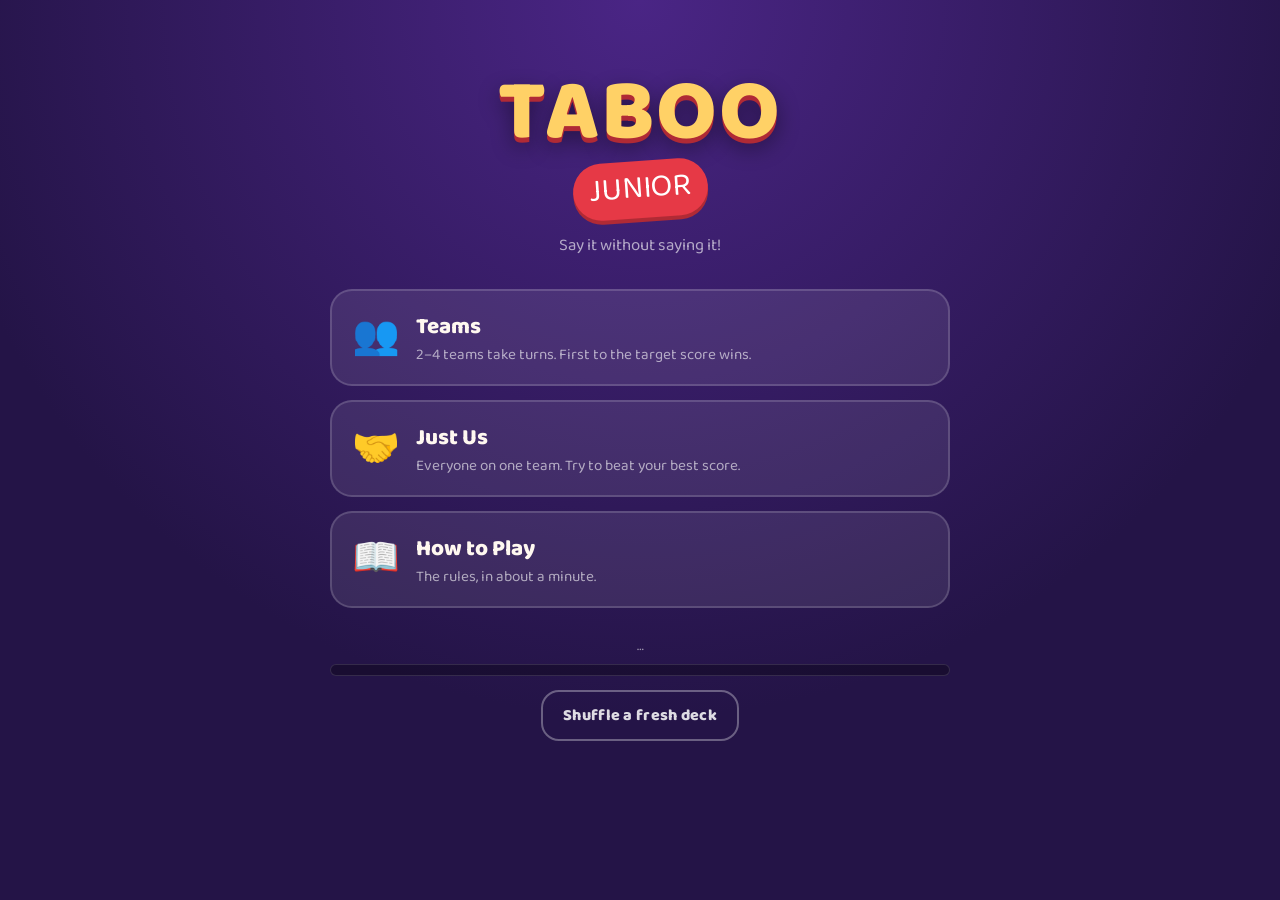
<file: taboojr/src/shell.html>
<!DOCTYPE html>
<html lang="en">
<head>
<meta charset="UTF-8">
<meta name="viewport" content="width=device-width, initial-scale=1.0, maximum-scale=1.0, user-scalable=no">
<title>Taboo Jr. 🤐</title>
<link href="https://fonts.googleapis.com/css2?family=Baloo+2:wght@400;600;700;800&display=swap" rel="stylesheet">
<style>
  /* ===== RESET & BASE ===== */
  *, *::before, *::after { box-sizing: border-box; margin: 0; padding: 0; }

  :root {
    --bg:        #241447;
    --bg2:       #4A2585;
    --card:      #FFF8F0;
    --cream:     #FFF3E0;
    --red:       #E63946;
    --red-dark:  #B02A35;
    --green:     #06D6A0;
    --green-dk:  #049C75;
    --yellow:    #FFBE0B;
    --gold:      #FFD166;
    --blue:      #118AB2;
    --purple:    #9B5DE5;
    --dark:      #2D2D2D;
    --muted:     #7A6A92;
  }

  html, body { height: 100%; }

  body {
    font-family: 'Baloo 2', 'Trebuchet MS', cursive, sans-serif;
    background: var(--bg);
    background-image: radial-gradient(circle at 50% 0%, var(--bg2) 0%, var(--bg) 65%);
    color: var(--card);
    min-height: 100%;
    overflow-x: hidden;
    user-select: none;
    -webkit-user-select: none;
    -webkit-tap-highlight-color: transparent;
    -webkit-text-size-adjust: 100%;
  }

  /* ===== ANIMATIONS ===== */
  @keyframes pop {
    0%   { transform: scale(0.6); opacity: 0; }
    70%  { transform: scale(1.06); }
    100% { transform: scale(1); opacity: 1; }
  }
  @keyframes slideUp {
    from { transform: translateY(26px); opacity: 0; }
    to   { transform: translateY(0); opacity: 1; }
  }
  @keyframes shake {
    0%,100% { transform: translateX(0); }
    20% { transform: translateX(-10px); }
    40% { transform: translateX(10px); }
    60% { transform: translateX(-7px); }
    80% { transform: translateX(7px); }
  }
  @keyframes flyRight {
    to { transform: translateX(120%) rotate(14deg); opacity: 0; }
  }
  @keyframes flyLeft {
    to { transform: translateX(-120%) rotate(-14deg); opacity: 0; }
  }
  @keyframes flyDown {
    to { transform: translateY(120%) scale(0.8); opacity: 0; }
  }
  @keyframes pulseRed {
    0%,100% { box-shadow: 0 0 0 0 rgba(230,57,70,0.7); }
    50%     { box-shadow: 0 0 0 18px rgba(230,57,70,0); }
  }
  @keyframes bobble {
    0%,100% { transform: translateY(0) rotate(-2deg); }
    50%     { transform: translateY(-9px) rotate(2deg); }
  }
  @keyframes confettiFall {
    0%   { transform: translateY(-10vh) rotate(0deg); opacity: 1; }
    100% { transform: translateY(110vh) rotate(760deg); opacity: 0; }
  }
  @keyframes floatUp {
    0%   { transform: translate(-50%, 0) scale(0.7); opacity: 0; }
    25%  { transform: translate(-50%, -18px) scale(1.15); opacity: 1; }
    100% { transform: translate(-50%, -95px) scale(1); opacity: 0; }
  }

  /* ===== SCREENS ===== */
  .screen { display: none; min-height: 100vh; min-height: 100dvh; padding: 20px 16px 28px; }
  .screen.active { display: flex; flex-direction: column; }
  .screen-pad { max-width: 620px; width: 100%; margin: 0 auto; }

  /* ===== BUTTONS ===== */
  .btn {
    font-family: inherit;
    font-weight: 800;
    font-size: 1.25rem;
    border: none;
    border-radius: 18px;
    padding: 16px 26px;
    cursor: pointer;
    color: #fff;
    background: var(--purple);
    box-shadow: 0 5px 0 rgba(0,0,0,0.28);
    transition: transform .08s, box-shadow .08s, filter .15s;
    letter-spacing: .3px;
  }
  .btn:active { transform: translateY(4px); box-shadow: 0 1px 0 rgba(0,0,0,0.28); }
  .btn:disabled { opacity: .45; cursor: default; transform: none; }
  .btn-big     { width: 100%; font-size: 1.6rem; padding: 22px; border-radius: 22px; }
  .btn-gold    { background: var(--gold); color: #4A2585; }
  .btn-green   { background: var(--green); color: #05412F; }
  .btn-red     { background: var(--red); }
  .btn-yellow  { background: var(--yellow); color: #5A3B00; }
  .btn-blue    { background: var(--blue); }
  .btn-ghost {
    background: transparent;
    box-shadow: none;
    border: 2px solid rgba(255,255,255,0.32);
    color: rgba(255,255,255,0.85);
    font-size: 1rem;
    padding: 11px 20px;
  }
  .btn-ghost:active { transform: translateY(2px); box-shadow: none; }

  /* ===== MENU ===== */
  .logo { text-align: center; margin: 6vh 0 4px; animation: pop .5s ease-out; }
  .logo-word {
    font-size: clamp(3.2rem, 17vw, 5.4rem);
    font-weight: 800;
    line-height: .92;
    color: var(--gold);
    text-shadow: 0 5px 0 var(--red-dark), 0 9px 22px rgba(0,0,0,.45);
    letter-spacing: 2px;
  }
  .logo-jr {
    display: inline-block;
    font-size: clamp(1.3rem, 6vw, 2rem);
    background: var(--red);
    color: #fff;
    padding: 2px 16px 4px;
    border-radius: 30px;
    transform: rotate(-4deg);
    margin-top: 8px;
    box-shadow: 0 4px 0 var(--red-dark);
  }
  .logo-sub { color: rgba(255,255,255,.62); font-size: 1.05rem; margin-top: 14px; }

  .menu-stack { display: flex; flex-direction: column; gap: 14px; margin-top: 30px; }
  .menu-card {
    display: flex; align-items: center; gap: 16px;
    background: rgba(255,255,255,.09);
    border: 2px solid rgba(255,255,255,.16);
    border-radius: 22px;
    padding: 18px 20px;
    cursor: pointer;
    text-align: left;
    color: inherit;
    font-family: inherit;
    width: 100%;
    transition: transform .1s, background .15s;
  }
  .menu-card:active { transform: scale(.97); background: rgba(255,255,255,.15); }
  .menu-card-icon { font-size: 2.4rem; line-height: 1; }
  .menu-card-name { font-size: 1.4rem; font-weight: 800; }
  .menu-card-desc { font-size: .95rem; color: rgba(255,255,255,.6); line-height: 1.25; }

  /* ===== DECK METER ===== */
  .deck-meter { margin-top: 26px; text-align: center; }
  .deck-meter-label { font-size: .9rem; color: rgba(255,255,255,.55); margin-bottom: 6px; }
  .deck-bar {
    height: 12px; border-radius: 8px;
    background: rgba(0,0,0,.3);
    overflow: hidden;
    border: 1px solid rgba(255,255,255,.12);
  }
  .deck-bar-fill {
    height: 100%; border-radius: 8px;
    background: linear-gradient(90deg, var(--green), var(--gold));
    transition: width .4s ease;
  }

  /* ===== SETUP ===== */
  .setup-title { font-size: 2rem; font-weight: 800; text-align: center; margin: 8px 0 4px; }
  .setup-sub { text-align: center; color: rgba(255,255,255,.6); margin-bottom: 22px; }
  .field { margin-bottom: 22px; }
  .field-label { font-size: 1.05rem; font-weight: 700; margin-bottom: 9px; color: var(--gold); }
  .chip-row { display: flex; gap: 9px; flex-wrap: wrap; }
  .chip {
    flex: 1 1 0; min-width: 68px;
    font-family: inherit; font-size: 1.05rem; font-weight: 700;
    padding: 13px 8px;
    border-radius: 14px;
    border: 2px solid rgba(255,255,255,.2);
    background: rgba(255,255,255,.07);
    color: rgba(255,255,255,.75);
    cursor: pointer;
    transition: all .13s;
  }
  .chip.on {
    background: var(--gold); color: #4A2585;
    border-color: var(--gold);
    box-shadow: 0 4px 0 #C79A3C;
    transform: translateY(-2px);
  }
  .team-input-row { display: flex; align-items: center; gap: 11px; margin-bottom: 10px; }
  .team-dot { width: 30px; height: 30px; border-radius: 50%; flex-shrink: 0; box-shadow: 0 2px 0 rgba(0,0,0,.3); }
  .team-input {
    flex: 1;
    font-family: inherit; font-size: 1.15rem; font-weight: 700;
    padding: 12px 15px;
    border-radius: 14px;
    border: 2px solid rgba(255,255,255,.2);
    background: rgba(255,255,255,.09);
    color: #fff;
  }
  .team-input:focus { outline: none; border-color: var(--gold); background: rgba(255,255,255,.15); }

  /* ===== HANDOFF / READY ===== */
  .handoff { flex: 1; display: flex; flex-direction: column; justify-content: center; text-align: center; gap: 8px; }
  .handoff-emoji { font-size: 4.5rem; animation: bobble 2.2s ease-in-out infinite; }
  .handoff-team { font-size: 2.6rem; font-weight: 800; line-height: 1.05; }
  .handoff-msg { color: rgba(255,255,255,.7); font-size: 1.15rem; line-height: 1.35; margin-bottom: 6px; }
  .handoff-hint {
    background: rgba(0,0,0,.28);
    border-radius: 16px;
    padding: 13px 17px;
    font-size: .95rem;
    color: rgba(255,255,255,.72);
    line-height: 1.4;
    margin: 4px auto 14px;
    max-width: 420px;
  }

  /* ===== PLAY ===== */
  #screen-play.active { padding: 0; }
  .play-wrap { display: flex; flex-direction: column; height: 100vh; height: 100dvh; width: 100%; max-width: 620px; margin: 0 auto; }

  .play-top { padding: 12px 16px 6px; flex-shrink: 0; }
  .play-top-row { display: flex; align-items: center; justify-content: space-between; gap: 10px; }
  .play-team { font-size: 1.15rem; font-weight: 800; overflow: hidden; text-overflow: ellipsis; white-space: nowrap; }
  .play-score { font-size: 1.15rem; font-weight: 800; color: var(--green); flex-shrink: 0; }
  .icon-btn {
    background: rgba(255,255,255,.12); border: none; color: #fff;
    width: 40px; height: 40px; border-radius: 12px;
    font-size: 1.2rem; cursor: pointer; flex-shrink: 0;
    font-family: inherit;
  }
  .icon-btn:active { transform: scale(.92); }

  .timer-row { display: flex; align-items: baseline; gap: 10px; margin-top: 6px; }
  .timer-num { font-size: 2.5rem; font-weight: 800; line-height: 1; font-variant-numeric: tabular-nums; }
  .timer-bar { flex: 1; height: 14px; border-radius: 9px; background: rgba(0,0,0,.32); overflow: hidden; }
  .timer-bar-fill { height: 100%; background: var(--green); border-radius: 9px; transition: width 1s linear, background .4s; }
  .timer-warn .timer-num { color: var(--yellow); }
  .timer-warn .timer-bar-fill { background: var(--yellow); }
  .timer-danger .timer-num { color: var(--red); animation: pop .35s ease-out; }
  .timer-danger .timer-bar-fill { background: var(--red); }

  /* ── the card ── */
  .card-area { flex: 1; display: flex; align-items: center; justify-content: center; padding: 10px 16px; min-height: 0; }
  .taboo-card {
    background: var(--card);
    color: var(--dark);
    border-radius: 26px;
    width: 100%;
    height: 100%;
    box-shadow: 0 12px 34px rgba(0,0,0,.45);
    overflow: hidden;
    display: flex; flex-direction: column;
    animation: pop .3s ease-out;
  }
  .card-answer {
    background: linear-gradient(160deg, #FFFFFF, var(--cream));
    padding: 16px 16px;
    text-align: center;
    border-bottom: 5px dashed rgba(0,0,0,.13);
    flex-shrink: 0;
    display: flex; flex-direction: column; justify-content: center;
    min-height: 34%;
  }
  .card-answer-word {
    font-size: clamp(1.9rem, 8.5vw, 3.1rem);
    font-weight: 800;
    line-height: 1.02;
    color: var(--red-dark);
    letter-spacing: .5px;
    word-break: break-word;
  }
  .card-answer-label {
    font-size: .78rem; letter-spacing: 2.5px; font-weight: 700;
    color: var(--muted); text-transform: uppercase; margin-bottom: 5px;
  }
  .card-taboo-label {
    font-size: .74rem; letter-spacing: 2.2px; font-weight: 700;
    color: rgba(255,255,255,.85); text-transform: uppercase;
    background: var(--red-dark);
    text-align: center; padding: 5px;
    flex-shrink: 0;
  }
  .card-taboo-list {
    background: var(--red);
    padding: 6px 12px 10px;
    flex: 1; min-height: 0; overflow-y: auto;
    display: flex; flex-direction: column; justify-content: space-evenly;
  }
  .card-taboo-word {
    color: #fff;
    font-size: clamp(1.1rem, 5vw, 1.6rem);
    font-weight: 700;
    text-align: center;
    padding: 5px 4px;
    border-bottom: 1px solid rgba(255,255,255,.22);
    line-height: 1.15;
  }
  .card-taboo-word:last-child { border-bottom: none; }

  .card-fly-right { animation: flyRight .28s ease-in forwards; }
  .card-fly-left  { animation: flyLeft .28s ease-in forwards; }
  .card-fly-down  { animation: flyDown .3s ease-in forwards; }
  .card-shake     { animation: shake .4s; }

  /* ── action buttons ── */
  .play-actions { flex-shrink: 0; padding: 8px 16px calc(14px + env(safe-area-inset-bottom)); display: flex; flex-direction: column; gap: 9px; }
  .action-secondary { display: flex; gap: 9px; }
  .action-secondary .btn { flex: 1; font-size: 1.1rem; padding: 15px 10px; }
  .btn-gotit { font-size: 1.75rem; padding: 20px; width: 100%; border-radius: 20px; }

  /* floating +1 */
  .float-point {
    position: fixed; left: 50%; bottom: 150px;
    font-size: 3rem; font-weight: 800; color: var(--green);
    text-shadow: 0 3px 10px rgba(0,0,0,.5);
    pointer-events: none; z-index: 60;
    animation: floatUp 1s ease-out forwards;
  }

  /* ===== ROUND SUMMARY ===== */
  .summary-head { text-align: center; margin: 3vh 0 18px; }
  .summary-title { font-size: 2.1rem; font-weight: 800; }
  .summary-team { color: var(--gold); font-size: 1.25rem; }
  .tally-row { display: flex; gap: 10px; margin-bottom: 20px; }
  .tally {
    flex: 1; text-align: center;
    background: rgba(255,255,255,.09);
    border: 2px solid rgba(255,255,255,.14);
    border-radius: 18px; padding: 14px 6px;
  }
  .tally-num { font-size: 2.2rem; font-weight: 800; line-height: 1; }
  .tally-label { font-size: .82rem; color: rgba(255,255,255,.6); margin-top: 4px; }
  .tally-got .tally-num  { color: var(--green); }
  .tally-skip .tally-num { color: var(--yellow); }
  .tally-buzz .tally-num { color: var(--red); }

  .review-list { flex: 1; min-height: 0; overflow-y: auto; margin-bottom: 18px; -webkit-overflow-scrolling: touch; }
  .review-item {
    display: flex; align-items: center; gap: 10px;
    background: rgba(255,255,255,.07);
    border-radius: 13px; padding: 10px 14px; margin-bottom: 7px;
    font-size: 1.05rem; font-weight: 700;
  }
  .review-mark { font-size: 1.15rem; flex-shrink: 0; }

  /* ===== SCOREBOARD ===== */
  .score-row {
    display: flex; align-items: center; gap: 13px;
    background: rgba(255,255,255,.09);
    border: 2px solid rgba(255,255,255,.14);
    border-radius: 18px; padding: 14px 17px; margin-bottom: 10px;
    animation: slideUp .35s ease-out backwards;
  }
  .score-row.leading { border-color: var(--gold); background: rgba(255,209,102,.14); }
  .score-name { flex: 1; font-size: 1.25rem; font-weight: 800; overflow: hidden; text-overflow: ellipsis; white-space: nowrap; }
  .score-pts { font-size: 1.7rem; font-weight: 800; color: var(--gold); font-variant-numeric: tabular-nums; }

  /* ===== WIN ===== */
  .win-wrap { flex: 1; display: flex; flex-direction: column; justify-content: center; text-align: center; }
  .win-trophy { font-size: 5.5rem; animation: bobble 2s ease-in-out infinite; }
  .win-title { font-size: 1.3rem; color: var(--gold); letter-spacing: 3px; text-transform: uppercase; font-weight: 700; }
  .win-name { font-size: clamp(2.2rem, 11vw, 3.4rem); font-weight: 800; line-height: 1.05; margin: 4px 0 8px; }
  .confetti-bit { position: fixed; top: 0; width: 11px; height: 17px; z-index: 90; pointer-events: none; animation: confettiFall linear forwards; }

  /* ===== HOW TO PLAY ===== */
  .rules-h { font-size: 1.9rem; font-weight: 800; text-align: center; margin: 6px 0 20px; }
  .rule-block {
    background: rgba(255,255,255,.08);
    border-radius: 18px; padding: 16px 18px; margin-bottom: 12px;
    border-left: 5px solid var(--gold);
  }
  .rule-block h3 { font-size: 1.15rem; margin-bottom: 5px; color: var(--gold); }
  .rule-block p { font-size: 1rem; line-height: 1.45; color: rgba(255,255,255,.82); }
  .rule-block p + p { margin-top: 8px; }
  .rule-block strong { color: #fff; }

  /* ===== MISC ===== */
  .spacer { flex: 1; }
  .center { text-align: center; }
  .stack-gap { display: flex; flex-direction: column; gap: 11px; }
  .tiny-note { font-size: .85rem; color: rgba(255,255,255,.45); text-align: center; margin-top: 14px; line-height: 1.4; }
  .best-badge {
    display: inline-block; background: var(--gold); color: #4A2585;
    font-weight: 800; padding: 5px 16px; border-radius: 20px;
    font-size: 1rem; margin-top: 8px;
  }

  /* toast */
  .toast {
    position: fixed; left: 50%; transform: translateX(-50%);
    bottom: 28px; z-index: 100;
    background: rgba(0,0,0,.85); color: #fff;
    padding: 13px 22px; border-radius: 30px;
    font-size: 1rem; font-weight: 700;
    animation: slideUp .25s ease-out;
    max-width: 90vw; text-align: center;
  }

  /* paused overlay */
  .pause-veil {
    position: fixed; inset: 0; z-index: 80;
    background: rgba(20,10,40,.94);
    display: flex; flex-direction: column; align-items: center; justify-content: center;
    gap: 18px; text-align: center; padding: 24px;
  }
  .pause-veil h2 { font-size: 2.3rem; }

  @media (max-height: 620px) {
    .logo { margin-top: 2vh; }
    .card-taboo-word { padding: 3px; }
    .btn-gotit { font-size: 1.45rem; padding: 15px; }
  }
</style>
</head>
<body>

<!-- ══════════════════════ MENU ══════════════════════ -->
<div class="screen active" id="screen-menu">
  <div class="screen-pad">
    <div class="logo">
      <div class="logo-word">TABOO</div>
      <div class="logo-jr">JUNIOR</div>
      <div class="logo-sub">Say it without saying it!</div>
    </div>

    <div class="menu-stack">
      <button class="menu-card" onclick="goSetupTeams()">
        <span class="menu-card-icon">👥</span>
        <span>
          <span class="menu-card-name">Teams</span><br>
          <span class="menu-card-desc">2–4 teams take turns. First to the target score wins.</span>
        </span>
      </button>
      <button class="menu-card" onclick="goSetupCoop()">
        <span class="menu-card-icon">🤝</span>
        <span>
          <span class="menu-card-name">Just Us</span><br>
          <span class="menu-card-desc">Everyone on one team. Try to beat your best score.</span>
        </span>
      </button>
      <button class="menu-card" onclick="show('screen-rules')">
        <span class="menu-card-icon">📖</span>
        <span>
          <span class="menu-card-name">How to Play</span><br>
          <span class="menu-card-desc">The rules, in about a minute.</span>
        </span>
      </button>
    </div>

    <div class="deck-meter">
      <div class="deck-meter-label" id="deck-meter-label">…</div>
      <div class="deck-bar"><div class="deck-bar-fill" id="deck-bar-fill" style="width:0%"></div></div>
      <button class="btn btn-ghost" style="margin-top:14px" onclick="resetDeck()">Shuffle a fresh deck</button>
    </div>
  </div>
</div>

<!-- ══════════════════════ HOW TO PLAY ══════════════════════ -->
<div class="screen" id="screen-rules">
  <div class="screen-pad">
    <div class="rules-h">How to Play</div>

    <div class="rule-block">
      <h3>1. One person gives the clues</h3>
      <p>That person holds the tablet or phone so <strong>nobody else can see it</strong>. Everybody else is guessing.</p>
    </div>
    <div class="rule-block">
      <h3>2. Describe the big word on top</h3>
      <p>Talk, and get your team to say that word out loud. When they say it — tap <strong>GOT IT</strong> and a new card appears.</p>
    </div>
    <div class="rule-block">
      <h3>3. But the red words are TABOO</h3>
      <p>You may not say any of the five red words. You also may not say the answer itself, or any piece of it — no "dogs" for DOG, no "sun" for SUNSHINE.</p>
      <p>No spelling it, no rhyming it ("it rhymes with cat"), and no acting it out. Just words!</p>
    </div>
    <div class="rule-block">
      <h3>4. The other team watches</h3>
      <p>They peek over your shoulder at the card. If you slip and say a taboo word, they tap <strong>BUZZ</strong> — that card is gone and you get nothing for it. No points lost though!</p>
    </div>
    <div class="rule-block">
      <h3>5. Stuck? Skip it</h3>
      <p>Tap <strong>SKIP</strong> for a fresh card any time. Skips are free, but the clock keeps running.</p>
    </div>
    <div class="rule-block">
      <h3>6. When the timer hits zero</h3>
      <p>Your turn is over. You score one point for every card your team got. Then it's the next team's turn.</p>
    </div>

    <button class="btn btn-gold btn-big" style="margin-top:8px" onclick="show('screen-menu')">Got it!</button>
  </div>
</div>

<!-- ══════════════════════ SETUP: TEAMS ══════════════════════ -->
<div class="screen" id="screen-setup-teams">
  <div class="screen-pad">
    <div class="setup-title">Teams</div>
    <div class="setup-sub">Who's playing?</div>

    <div class="field">
      <div class="field-label">How many teams?</div>
      <div class="chip-row" id="chips-teamcount"></div>
    </div>

    <div class="field">
      <div class="field-label">Team names</div>
      <div id="team-name-inputs"></div>
    </div>

    <div class="field">
      <div class="field-label">How long is each turn?</div>
      <div class="chip-row" id="chips-duration"></div>
    </div>

    <div class="field">
      <div class="field-label">Play to how many points?</div>
      <div class="chip-row" id="chips-target"></div>
    </div>

    <button class="btn btn-green btn-big" onclick="startTeamGame()">Start Game!</button>
    <button class="btn btn-ghost" style="width:100%;margin-top:11px" onclick="show('screen-menu')">Back</button>
  </div>
</div>

<!-- ══════════════════════ SETUP: CO-OP ══════════════════════ -->
<div class="screen" id="screen-setup-coop">
  <div class="screen-pad">
    <div class="setup-title">Just Us</div>
    <div class="setup-sub">One person describes, everyone else guesses.<br>How many can you get before time runs out?</div>

    <div class="field">
      <div class="field-label">How long?</div>
      <div class="chip-row" id="chips-coop-duration"></div>
    </div>

    <div class="center" id="coop-best-wrap" style="margin-bottom:22px"></div>

    <button class="btn btn-green btn-big" onclick="startCoopGame()">Start!</button>
    <button class="btn btn-ghost" style="width:100%;margin-top:11px" onclick="show('screen-menu')">Back</button>
  </div>
</div>

<!-- ══════════════════════ HANDOFF / READY ══════════════════════ -->
<div class="screen" id="screen-ready">
  <div class="screen-pad" style="flex:1;display:flex;flex-direction:column">
    <div class="handoff">
      <div class="handoff-emoji" id="ready-emoji">🤐</div>
      <div class="handoff-msg" id="ready-msg">Pass the screen to the clue-giver</div>
      <div class="handoff-team" id="ready-team">Team 1</div>
      <div class="handoff-hint" id="ready-hint">
        Hold the screen so only <em>you</em> can see it. Tap start when your team is ready to guess.
      </div>
    </div>
    <button class="btn btn-green btn-big" onclick="beginRound()">I'm ready — START</button>
    <button class="btn btn-ghost" style="width:100%;margin-top:11px" onclick="confirmQuit()">Quit game</button>
  </div>
</div>

<!-- ══════════════════════ PLAY ══════════════════════ -->
<div class="screen" id="screen-play">
  <div class="play-wrap">
    <div class="play-top" id="play-top">
      <div class="play-top-row">
        <div class="play-team" id="play-team">Team 1</div>
        <div class="play-score" id="play-score">0</div>
        <button class="icon-btn" onclick="pauseRound()" aria-label="Pause">⏸</button>
      </div>
      <div class="timer-row">
        <div class="timer-num" id="timer-num">60</div>
        <div class="timer-bar"><div class="timer-bar-fill" id="timer-fill" style="width:100%"></div></div>
      </div>
    </div>

    <div class="card-area">
      <div class="taboo-card" id="taboo-card">
        <div class="card-answer">
          <div class="card-answer-label">Get them to say</div>
          <div class="card-answer-word" id="card-word">…</div>
        </div>
        <div class="card-taboo-label">Don't say these</div>
        <div class="card-taboo-list" id="card-taboos"></div>
      </div>
    </div>

    <div class="play-actions">
      <button class="btn btn-green btn-gotit" onclick="gotIt()">✓ GOT IT</button>
      <div class="action-secondary">
        <button class="btn btn-yellow" onclick="skipCard()">↷ SKIP</button>
        <button class="btn btn-red" onclick="buzzCard()">✋ BUZZ</button>
      </div>
    </div>
  </div>
</div>

<!-- ══════════════════════ ROUND SUMMARY ══════════════════════ -->
<div class="screen" id="screen-summary">
  <div class="screen-pad" style="flex:1;display:flex;flex-direction:column">
    <div class="summary-head">
      <div class="summary-title">Time's up!</div>
      <div class="summary-team" id="summary-team">Team 1</div>
    </div>

    <div class="tally-row">
      <div class="tally tally-got"><div class="tally-num" id="tally-got">0</div><div class="tally-label">got it</div></div>
      <div class="tally tally-skip"><div class="tally-num" id="tally-skip">0</div><div class="tally-label">skipped</div></div>
      <div class="tally tally-buzz"><div class="tally-num" id="tally-buzz">0</div><div class="tally-label">buzzed</div></div>
    </div>

    <div class="review-list" id="review-list"></div>
    <button class="btn btn-gold btn-big" id="summary-next" onclick="afterSummary()">Next</button>
  </div>
</div>

<!-- ══════════════════════ SCOREBOARD ══════════════════════ -->
<div class="screen" id="screen-scores">
  <div class="screen-pad" style="flex:1;display:flex;flex-direction:column">
    <div class="setup-title">Scoreboard</div>
    <div class="setup-sub" id="scores-sub">Playing to 20</div>
    <div id="score-rows"></div>
    <div class="spacer"></div>
    <button class="btn btn-green btn-big" id="scores-next" onclick="nextTurn()">Next team</button>
    <button class="btn btn-ghost" style="width:100%;margin-top:11px" onclick="confirmQuit()">Quit game</button>
  </div>
</div>

<!-- ══════════════════════ WIN ══════════════════════ -->
<div class="screen" id="screen-win">
  <div class="screen-pad" style="flex:1;display:flex;flex-direction:column">
    <div class="win-wrap">
      <div class="win-trophy" id="win-trophy">🏆</div>
      <div class="win-title" id="win-title">Winner</div>
      <div class="win-name" id="win-name">Team 1</div>
      <div id="win-extra"></div>
    </div>
    <div class="stack-gap">
      <button class="btn btn-gold btn-big" onclick="playAgain()">Play again</button>
      <button class="btn btn-ghost" style="width:100%" onclick="show('screen-menu')">Main menu</button>
    </div>
  </div>
</div>

<script>
"use strict";

/* __DECK__ */

// ══════════════════════════════════════════════════════════════
//  DECK MEMORY
//  We keep a shuffled running order in localStorage plus a pointer
//  to how far through it we are, so no card repeats until the whole
//  deck has been played — even across days and separate sittings.
// ══════════════════════════════════════════════════════════════
const DECK_KEY = "taboojr.deck.v1";
const BEST_KEY = "taboojr.coopBest.v1";
const SETUP_KEY = "taboojr.setup.v1";

let deckState = null;
let justReshuffled = false;

function shuffled(n) {
  const a = Array.from({ length: n }, (_, i) => i);
  for (let i = a.length - 1; i > 0; i--) {
    const j = Math.floor(Math.random() * (i + 1));
    [a[i], a[j]] = [a[j], a[i]];
  }
  return a;
}

function freshDeck() {
  return { order: shuffled(DECK.length), pos: 0, size: DECK.length };
}

function loadDeck() {
  try {
    const raw = localStorage.getItem(DECK_KEY);
    if (raw) {
      const d = JSON.parse(raw);
      // If the deck file itself grew or shrank, the saved order is stale.
      if (d && Array.isArray(d.order) && d.size === DECK.length &&
          d.order.length === DECK.length && typeof d.pos === "number") {
        deckState = d;
        return;
      }
    }
  } catch (e) { /* corrupt or blocked storage — just start fresh */ }
  deckState = freshDeck();
}

function saveDeck() {
  try { localStorage.setItem(DECK_KEY, JSON.stringify(deckState)); }
  catch (e) { /* private mode / storage full — the game still works */ }
}

function drawCard() {
  if (deckState.pos >= deckState.order.length) {
    deckState = freshDeck();
    justReshuffled = true;
  }
  const card = DECK[deckState.order[deckState.pos]];
  deckState.pos++;
  saveDeck();
  return card;
}

function resetDeck() {
  const seen = deckState.pos;
  if (seen > 0 && !confirm(
      "Shuffle a brand new deck?\n\nYou've played " + seen + " of " + DECK.length +
      " cards. Starting over means those cards can show up again right away.")) {
    return;
  }
  deckState = freshDeck();
  saveDeck();
  updateDeckMeter();
  toast("Fresh deck — all " + DECK.length + " cards are back! 🔀");
}

function updateDeckMeter() {
  const seen = deckState.pos, total = DECK.length;
  document.getElementById("deck-bar-fill").style.width = (seen / total * 100) + "%";
  const left = total - seen;
  document.getElementById("deck-meter-label").textContent =
    left === total ? total + " cards, none played yet"
                   : seen + " of " + total + " cards played · " + left + " still to come";
}

// ══════════════════════════════════════════════════════════════
//  GAME STATE
// ══════════════════════════════════════════════════════════════
const TEAM_COLORS = ["#E63946", "#118AB2", "#06D6A0", "#9B5DE5"];
const TEAM_DEFAULTS = ["Red Team", "Blue Team", "Green Team", "Purple Team"];
const TEAM_EMOJI = ["🔴", "🔵", "🟢", "🟣"];

const setup = { teamCount: 2, names: TEAM_DEFAULTS.slice(), duration: 60, target: 20, coopDuration: 90 };

// Remember last night's choices — team names especially are a pain to retype.
function loadSetup() {
  try {
    const saved = JSON.parse(localStorage.getItem(SETUP_KEY));
    if (!saved) return;
    if ([2, 3, 4].includes(saved.teamCount))        setup.teamCount = saved.teamCount;
    if ([45, 60, 90].includes(saved.duration))      setup.duration = saved.duration;
    if ([10, 15, 20, 25].includes(saved.target))    setup.target = saved.target;
    if ([60, 90, 120].includes(saved.coopDuration)) setup.coopDuration = saved.coopDuration;
    if (Array.isArray(saved.names)) {
      saved.names.forEach((n, i) => {
        if (i < 4 && typeof n === "string" && n.trim()) setup.names[i] = n.slice(0, 18);
      });
    }
  } catch (e) { /* nothing saved yet, or storage is blocked */ }
}
function saveSetup() {
  try { localStorage.setItem(SETUP_KEY, JSON.stringify(setup)); } catch (e) {}
}

let game = null;   // { mode, teams[], turnIndex, duration, target }
let round = null;  // { got[], skipped[], buzzed[], missed, card, endTime, remaining, timer, locked, paused }

// ══════════════════════════════════════════════════════════════
//  SCREENS
// ══════════════════════════════════════════════════════════════
function show(id) {
  document.querySelectorAll(".screen").forEach(s => s.classList.remove("active"));
  document.getElementById(id).classList.add("active");
  window.scrollTo(0, 0);
  if (id === "screen-menu") updateDeckMeter();
}

function toast(msg, ms) {
  const t = document.createElement("div");
  t.className = "toast";
  t.textContent = msg;
  document.body.appendChild(t);
  setTimeout(() => t.remove(), ms || 2600);
}

// ══════════════════════════════════════════════════════════════
//  SOUND — created on the first tap, which mobile browsers require
// ══════════════════════════════════════════════════════════════
let audioCtx = null;
function initAudio() {
  if (audioCtx) { if (audioCtx.state === "suspended") audioCtx.resume(); return; }
  try { audioCtx = new (window.AudioContext || window.webkitAudioContext)(); }
  catch (e) { audioCtx = null; }
}
function beep(freq, dur, type, vol, delay) {
  if (!audioCtx) return;
  const t0 = audioCtx.currentTime + (delay || 0);
  const osc = audioCtx.createOscillator();
  const gain = audioCtx.createGain();
  osc.type = type || "sine";
  osc.frequency.setValueAtTime(freq, t0);
  gain.gain.setValueAtTime(0.0001, t0);
  gain.gain.exponentialRampToValueAtTime(vol || 0.25, t0 + 0.012);
  gain.gain.exponentialRampToValueAtTime(0.0001, t0 + dur);
  osc.connect(gain); gain.connect(audioCtx.destination);
  osc.start(t0); osc.stop(t0 + dur + 0.02);
}
const sfx = {
  got:   () => { beep(784, .11, "triangle", .3); beep(1175, .17, "triangle", .3, .1); },
  skip:  () => beep(392, .13, "sine", .2),
  buzz:  () => { beep(150, .32, "sawtooth", .22); beep(110, .34, "sawtooth", .18, .04); },
  tick:  () => beep(1100, .05, "square", .12),
  timeup:() => { beep(523, .18, "square", .25); beep(415, .18, "square", .25, .17); beep(311, .38, "square", .25, .34); },
  win:   () => [523, 659, 784, 1047].forEach((f, i) => beep(f, .28, "triangle", .3, i * .13))
};

// Keep the screen awake during a turn, like a real timer would.
let wakeLock = null;
async function keepAwake(on) {
  try {
    if (on && "wakeLock" in navigator && !wakeLock) {
      wakeLock = await navigator.wakeLock.request("screen");
      wakeLock.addEventListener("release", () => { wakeLock = null; });
    } else if (!on && wakeLock) {
      await wakeLock.release(); wakeLock = null;
    }
  } catch (e) { /* not supported, or tab isn't visible — harmless */ }
}

// ══════════════════════════════════════════════════════════════
//  SETUP SCREENS
// ══════════════════════════════════════════════════════════════
function buildChips(containerId, options, getVal, setVal) {
  const box = document.getElementById(containerId);
  box.innerHTML = "";
  options.forEach(o => {
    const b = document.createElement("button");
    b.className = "chip" + (getVal() === o.value ? " on" : "");
    b.textContent = o.label;
    b.onclick = () => { setVal(o.value); saveSetup(); buildChips(containerId, options, getVal, setVal); };
    box.appendChild(b);
  });
}

function buildTeamInputs() {
  const box = document.getElementById("team-name-inputs");
  box.innerHTML = "";
  for (let i = 0; i < setup.teamCount; i++) {
    const row = document.createElement("div");
    row.className = "team-input-row";

    const dot = document.createElement("div");
    dot.className = "team-dot";
    dot.style.background = TEAM_COLORS[i];

    const input = document.createElement("input");
    input.className = "team-input";
    input.type = "text";
    input.maxLength = 18;
    input.value = setup.names[i];
    input.placeholder = TEAM_DEFAULTS[i];
    input.oninput = () => { setup.names[i] = input.value; saveSetup(); };
    input.onfocus = () => input.select();

    row.appendChild(dot); row.appendChild(input);
    box.appendChild(row);
  }
}

function goSetupTeams() {
  buildChips("chips-teamcount",
    [{label:"2",value:2},{label:"3",value:3},{label:"4",value:4}],
    () => setup.teamCount,
    v => { setup.teamCount = v; buildTeamInputs(); });
  buildChips("chips-duration",
    [{label:"45 sec",value:45},{label:"60 sec",value:60},{label:"90 sec",value:90}],
    () => setup.duration, v => setup.duration = v);
  buildChips("chips-target",
    [{label:"10",value:10},{label:"15",value:15},{label:"20",value:20},{label:"25",value:25}],
    () => setup.target, v => setup.target = v);
  buildTeamInputs();
  show("screen-setup-teams");
}

function goSetupCoop() {
  buildChips("chips-coop-duration",
    [{label:"60 sec",value:60},{label:"90 sec",value:90},{label:"2 min",value:120}],
    () => setup.coopDuration, v => { setup.coopDuration = v; renderCoopBest(); });
  renderCoopBest();
  show("screen-setup-coop");
}

function bestScores() {
  try { return JSON.parse(localStorage.getItem(BEST_KEY)) || {}; }
  catch (e) { return {}; }
}
function renderCoopBest() {
  const best = bestScores()[setup.coopDuration];
  document.getElementById("coop-best-wrap").innerHTML = best
    ? '<div class="best-badge">🏅 Best at this length: ' + best + '</div>'
    : '<div class="tiny-note">No score yet at this length — go set one!</div>';
}

// ══════════════════════════════════════════════════════════════
//  STARTING A GAME
// ══════════════════════════════════════════════════════════════
function startTeamGame() {
  const teams = [];
  for (let i = 0; i < setup.teamCount; i++) {
    const name = (setup.names[i] || "").trim() || TEAM_DEFAULTS[i];
    teams.push({ name: name, color: TEAM_COLORS[i], emoji: TEAM_EMOJI[i], score: 0 });
  }
  game = { mode: "teams", teams: teams, turnIndex: 0, duration: setup.duration, target: setup.target };
  showReady();
}

function startCoopGame() {
  game = {
    mode: "coop",
    teams: [{ name: "Everybody", color: TEAM_COLORS[2], emoji: "🤝", score: 0 }],
    turnIndex: 0, duration: setup.coopDuration, target: null
  };
  showReady();
}

function currentTeam() { return game.teams[game.turnIndex % game.teams.length]; }

function showReady() {
  const t = currentTeam();
  document.getElementById("ready-emoji").textContent = game.mode === "coop" ? "🤝" : t.emoji;
  document.getElementById("ready-team").textContent = t.name;
  document.getElementById("ready-team").style.color = t.color;
  document.getElementById("ready-msg").textContent = game.mode === "coop"
    ? "Whoever is giving clues, grab the screen"
    : "Pass the screen to " + t.name + "'s clue-giver";
  document.getElementById("ready-hint").innerHTML = game.mode === "coop"
    ? "Hold it so only <em>you</em> can see. Describe the word — everyone else shouts guesses."
    : "Hold it so only <em>you</em> can see. The other team can look over your shoulder to catch taboo words.";
  show("screen-ready");
}

// ══════════════════════════════════════════════════════════════
//  THE ROUND
// ══════════════════════════════════════════════════════════════
function beginRound() {
  initAudio();
  keepAwake(true);

  round = {
    got: [], skipped: [], buzzed: [], missed: null,
    card: null, remaining: game.duration,
    endTime: Date.now() + game.duration * 1000,
    timer: null, locked: false, lastTick: null
  };

  const t = currentTeam();
  document.getElementById("play-team").textContent = t.name;
  document.getElementById("play-team").style.color = t.color;
  document.getElementById("play-score").textContent = "0";

  show("screen-play");
  nextCard(null);
  paintTimer();
  round.timer = setInterval(tickTimer, 200);
}

function tickTimer() {
  if (!round || round.paused) return;
  const left = Math.max(0, Math.ceil((round.endTime - Date.now()) / 1000));

  if (left !== round.remaining) {
    round.remaining = left;
    paintTimer();
    if (left > 0 && left <= 5) sfx.tick();
  }
  if (left <= 0) endRound();
}

function paintTimer() {
  const left = round.remaining;
  document.getElementById("timer-num").textContent = left;
  document.getElementById("timer-fill").style.width = (left / game.duration * 100) + "%";
  const top = document.getElementById("play-top");
  top.classList.toggle("timer-warn", left <= 15 && left > 5);
  top.classList.toggle("timer-danger", left <= 5);
}

function renderCard(card) {
  document.getElementById("card-word").textContent = card[0];
  const list = document.getElementById("card-taboos");
  list.innerHTML = "";
  for (let i = 1; i < card.length; i++) {
    const d = document.createElement("div");
    d.className = "card-taboo-word";
    d.textContent = card[i];
    list.appendChild(d);
  }
}

// flyClass animates the outgoing card before the new one snaps in.
function nextCard(flyClass) {
  const el = document.getElementById("taboo-card");
  const deal = () => {
    if (!round) return;
    round.card = drawCard();
    renderCard(round.card);
    el.className = "taboo-card";
    round.locked = false;
    if (justReshuffled) {
      justReshuffled = false;
      toast("That's the whole deck! Reshuffling all " + DECK.length + " cards. 🔀", 3200);
    }
  };
  if (flyClass) {
    round.locked = true;
    el.classList.add(flyClass);
    setTimeout(deal, 270);
  } else {
    deal();
  }
}

function gotIt() {
  if (!round || round.locked || round.paused) return;
  sfx.got();
  round.got.push(round.card[0]);
  currentTeam().score++;
  document.getElementById("play-score").textContent = round.got.length;
  floatPoint();
  nextCard("card-fly-right");
}

function skipCard() {
  if (!round || round.locked || round.paused) return;
  sfx.skip();
  round.skipped.push(round.card[0]);
  nextCard("card-fly-left");
}

function buzzCard() {
  if (!round || round.locked || round.paused) return;
  sfx.buzz();
  round.buzzed.push(round.card[0]);
  const el = document.getElementById("taboo-card");
  round.locked = true;
  el.classList.add("card-shake");
  if (navigator.vibrate) navigator.vibrate([90, 60, 90]);
  setTimeout(() => { el.classList.remove("card-shake"); nextCard("card-fly-down"); }, 380);
}

function floatPoint() {
  const p = document.createElement("div");
  p.className = "float-point";
  p.textContent = "+1";
  document.body.appendChild(p);
  setTimeout(() => p.remove(), 1000);
}

// ── pause ──
function pauseRound() {
  if (!round || round.paused) return;
  round.paused = true;
  round.frozenLeft = round.endTime - Date.now();

  const veil = document.createElement("div");
  veil.className = "pause-veil";
  veil.id = "pause-veil";
  veil.innerHTML =
    '<div style="font-size:3.5rem">⏸</div>' +
    '<h2>Paused</h2>' +
    '<p style="color:rgba(255,255,255,.65);max-width:320px">No peeking at the card!</p>';

  const resume = document.createElement("button");
  resume.className = "btn btn-green btn-big";
  resume.style.maxWidth = "300px";
  resume.textContent = "Keep going";
  resume.onclick = resumeRound;

  const quit = document.createElement("button");
  quit.className = "btn btn-ghost";
  quit.textContent = "End this turn";
  quit.onclick = () => { document.getElementById("pause-veil").remove(); round.paused = false; endRound(); };

  veil.appendChild(resume); veil.appendChild(quit);
  document.body.appendChild(veil);
}

function resumeRound() {
  const veil = document.getElementById("pause-veil");
  if (veil) veil.remove();
  round.endTime = Date.now() + round.frozenLeft;
  round.paused = false;
}

// ── end of turn ──
function endRound() {
  if (!round) return;
  clearInterval(round.timer);
  const veil = document.getElementById("pause-veil");
  if (veil) veil.remove();
  keepAwake(false);
  sfx.timeup();
  if (navigator.vibrate) navigator.vibrate(220);

  // The card that was still on screen never got guessed — show it so
  // everyone finds out what it was.
  round.missed = round.card ? round.card[0] : null;
  round.card = null;

  showSummary();
}

function showSummary() {
  const t = currentTeam();
  document.getElementById("summary-team").textContent = t.name;
  document.getElementById("summary-team").style.color = t.color;
  document.getElementById("tally-got").textContent = round.got.length;
  document.getElementById("tally-skip").textContent = round.skipped.length;
  document.getElementById("tally-buzz").textContent = round.buzzed.length;

  const list = document.getElementById("review-list");
  list.innerHTML = "";
  const add = (mark, word, dim) => {
    const d = document.createElement("div");
    d.className = "review-item";
    if (dim) d.style.opacity = ".62";
    d.innerHTML = '<span class="review-mark">' + mark + '</span><span>' + escapeHtml(word) + '</span>';
    list.appendChild(d);
  };
  round.got.forEach(w => add("✅", w));
  round.buzzed.forEach(w => add("✋", w, true));
  round.skipped.forEach(w => add("↷", w, true));
  if (round.missed) add("⏱", round.missed, true);
  if (!list.children.length) {
    list.innerHTML = '<div class="tiny-note">No cards this turn. Next time!</div>';
  }

  document.getElementById("summary-next").textContent =
    game.mode === "coop" ? "See how you did" : "Scoreboard";
  show("screen-summary");
}

function escapeHtml(s) {
  return String(s).replace(/[&<>"']/g, c =>
    ({ "&": "&amp;", "<": "&lt;", ">": "&gt;", '"': "&quot;", "'": "&#39;" }[c]));
}

// ══════════════════════════════════════════════════════════════
//  BETWEEN TURNS / WINNING
// ══════════════════════════════════════════════════════════════
function afterSummary() {
  if (game.mode === "coop") { showCoopResult(); return; }
  game.turnIndex++;
  showScoreboard();
}

// Everyone gets the same number of turns — we only check for a winner
// once the round-robin has come all the way back around.
function roundComplete() { return game.turnIndex % game.teams.length === 0; }

function findWinner() {
  if (!roundComplete()) return null;
  const top = Math.max(...game.teams.map(t => t.score));
  if (top < game.target) return null;
  const tied = game.teams.filter(t => t.score === top);
  return tied.length === 1 ? tied[0] : null;   // a tie means one more round
}

function showScoreboard() {
  const winner = findWinner();
  const tiedAtTop = roundComplete() && !winner &&
                    Math.max(...game.teams.map(t => t.score)) >= game.target;

  document.getElementById("scores-sub").textContent =
    tiedAtTop ? "It's a tie at the top — one more round!" : "Playing to " + game.target + " points";

  const box = document.getElementById("score-rows");
  box.innerHTML = "";
  const ranked = game.teams.slice().sort((a, b) => b.score - a.score);
  const top = ranked[0].score;

  ranked.forEach((t, i) => {
    const row = document.createElement("div");
    row.className = "score-row" + (t.score === top && top > 0 ? " leading" : "");
    row.style.animationDelay = (i * 0.07) + "s";
    row.innerHTML =
      '<div class="team-dot" style="background:' + t.color + '"></div>' +
      '<div class="score-name">' + escapeHtml(t.name) + '</div>' +
      '<div class="score-pts">' + t.score + '</div>';
    box.appendChild(row);
  });

  const btn = document.getElementById("scores-next");
  if (winner) {
    btn.textContent = "🏆 See the winner!";
    btn.onclick = () => declareWinner(winner);
  } else {
    btn.textContent = "Next: " + currentTeam().name;
    btn.onclick = nextTurn;
  }
  show("screen-scores");
}

function nextTurn() { showReady(); }

function declareWinner(team) {
  document.getElementById("win-trophy").textContent = "🏆";
  document.getElementById("win-title").textContent = "Winner!";
  document.getElementById("win-name").textContent = team.name;
  document.getElementById("win-name").style.color = team.color;
  document.getElementById("win-extra").innerHTML =
    '<div style="font-size:1.2rem;color:rgba(255,255,255,.72)">' +
    team.score + ' points</div>';
  sfx.win();
  confetti();
  show("screen-win");
}

function showCoopResult() {
  const scored = round.got.length;
  const all = bestScores();
  const prev = all[game.duration] || 0;
  const isBest = scored > prev;
  if (isBest) {
    all[game.duration] = scored;
    try { localStorage.setItem(BEST_KEY, JSON.stringify(all)); } catch (e) {}
  }

  document.getElementById("win-trophy").textContent = isBest ? "🌟" : "🎉";
  document.getElementById("win-title").textContent = isBest ? "New best score!" : "Nice work!";
  document.getElementById("win-name").textContent = scored + (scored === 1 ? " card" : " cards");
  document.getElementById("win-name").style.color = "var(--gold)";
  document.getElementById("win-extra").innerHTML = isBest
    ? '<div style="font-size:1.15rem;color:rgba(255,255,255,.72)">You beat your old record of ' + prev + '.</div>'
    : '<div style="font-size:1.15rem;color:rgba(255,255,255,.72)">Your best at ' +
      game.duration + ' seconds is ' + prev + '. ' +
      (scored === prev ? 'You matched it!' : 'Only ' + (prev - scored + 1) + ' more to beat it!') + '</div>';

  if (isBest) { sfx.win(); confetti(); } else { sfx.got(); }
  show("screen-win");
}

function playAgain() {
  if (game.mode === "coop") { goSetupCoop(); return; }
  game.teams.forEach(t => t.score = 0);
  game.turnIndex = 0;
  showReady();
}

function confirmQuit() {
  if (confirm("Quit this game and go back to the menu?\n\nScores will be lost, but your card deck is saved.")) {
    if (round && round.timer) clearInterval(round.timer);
    round = null; game = null;
    keepAwake(false);
    show("screen-menu");
  }
}

function confetti() {
  const colors = ["#FFD166", "#E63946", "#06D6A0", "#118AB2", "#9B5DE5", "#FFF"];
  for (let i = 0; i < 70; i++) {
    const bit = document.createElement("div");
    bit.className = "confetti-bit";
    bit.style.left = Math.random() * 100 + "vw";
    bit.style.background = colors[Math.floor(Math.random() * colors.length)];
    bit.style.animationDuration = (1.9 + Math.random() * 1.7) + "s";
    bit.style.animationDelay = (Math.random() * 0.7) + "s";
    if (Math.random() > 0.5) bit.style.borderRadius = "50%";
    document.body.appendChild(bit);
    setTimeout(() => bit.remove(), 4200);
  }
}

// ══════════════════════════════════════════════════════════════
//  KEYBOARD SHORTCUTS (handy on a laptop)
//   space / → = got it,  ↓ = skip,  b = buzz
// ══════════════════════════════════════════════════════════════
document.addEventListener("keydown", e => {
  if (!document.getElementById("screen-play").classList.contains("active")) return;
  if (e.key === " " || e.key === "ArrowRight") { e.preventDefault(); gotIt(); }
  else if (e.key === "ArrowDown" || e.key === "ArrowLeft") { e.preventDefault(); skipCard(); }
  else if (e.key.toLowerCase() === "b") { e.preventDefault(); buzzCard(); }
});

// If the tab goes to sleep mid-turn, the wake lock drops — take it back.
document.addEventListener("visibilitychange", () => {
  if (document.visibilityState === "visible" && round && !round.paused) keepAwake(true);
});

// ══════════════════════════════════════════════════════════════
loadDeck();
loadSetup();
updateDeckMeter();
</script>
</body>
</html>
</file>
